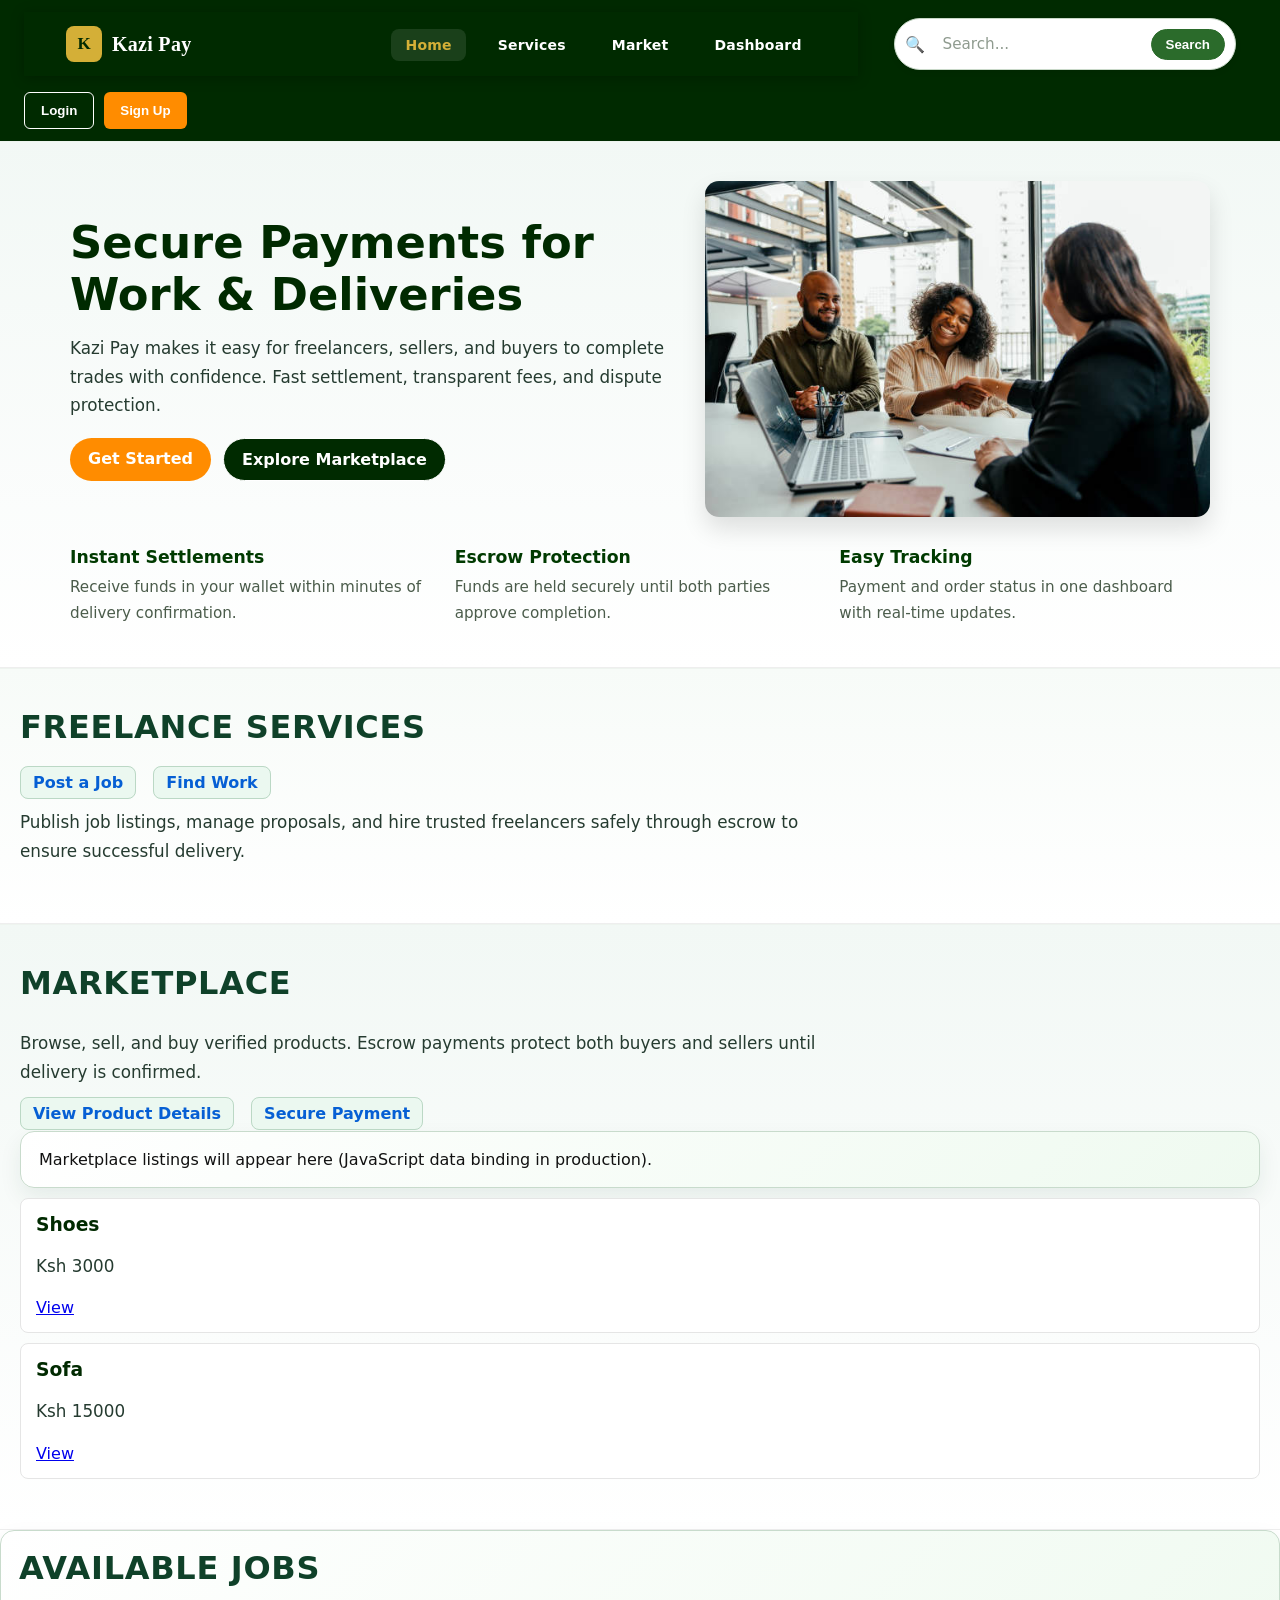
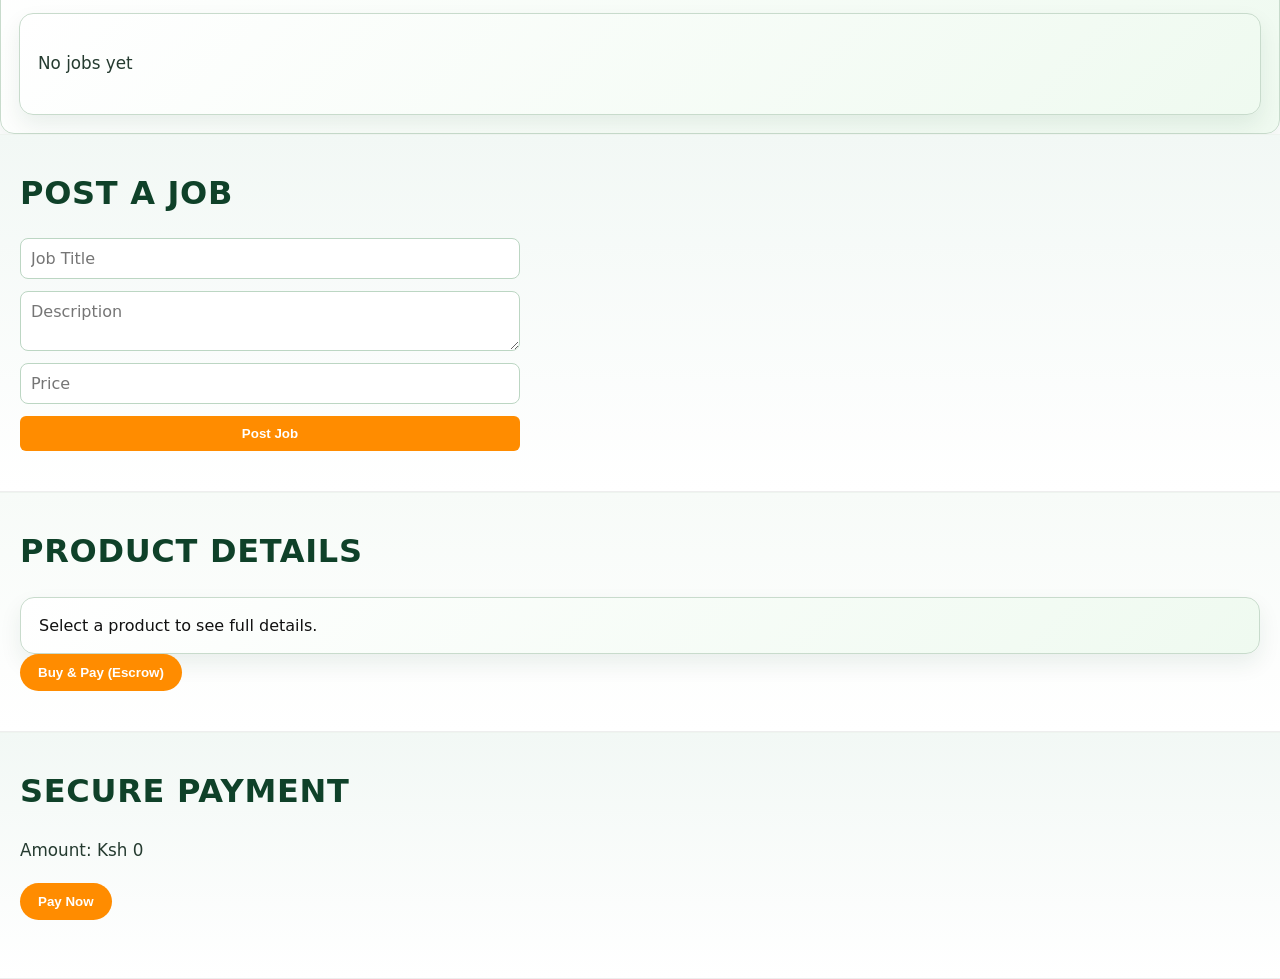
<file: frontend/index.html>
<!doctype html>
<html>
  <head>
    <meta charset="UTF-8" />
    <meta name="viewport" content="width=device-width, initial-scale=1.0" />
    <title>Kazi Pay</title>
    <link rel="stylesheet" href="style.css" />
    <style>
      .page-section {
        padding: 40px 20px;
        border-bottom: 1px solid #eee;
      }
      .page-section h2 {
        margin-top: 0;
      }
      .section-grid {
        display: flex;
        gap: 16px;
        flex-wrap: wrap;
      }
      .hidden {
        display: none !important;
      }
      .sub-nav {
        margin: 8px 0;
      }
      .sub-nav a {
        margin-right: 12px;
        color: #065fd4;
        text-decoration: none;
      }
      .sub-nav a:hover {
        text-decoration: underline;
      }
    </style>
  </head>
  <body>
    <header class="site-header">
      <nav class="top-nav">
        <div class="nav-inner">
          <a class="logo" href="index.html">
            <div class="logo-mark">K</div>
            <span class="logo-text">Kazi Pay</span>
          </a>
          <ul class="nav-links">
            <li><a href="#home" class="active">Home</a></li>
            <li><a href="service.html">Services</a></li>
            <li><a href="market.html">Market</a></li>
            <li><a href="dashboard.html">Dashboard</a></li>
          </ul>
        </div>
      </nav>
      <div class="search-con">
        <form action="/search-results-page" method="GET">
          <label for="site-search"><span class="search-icon">🔍</span></label>
          <input
            type="search"
            id="site-search"
            name="q"
            placeholder="Search..."
          />
          <button type="submit">Search</button>
        </form>
      </div>
      <div class="auth-actions">
        <button class="secondary-btn">Login</button>
        <button class="primary-btn">Sign Up</button>
      </div>
    </header>

    <section id="home" class="hero page-section">
      <div class="hero-body">
        <div class="hero-text">
          <h1>Secure Payments for Work & Deliveries</h1>
          <p>
            Kazi Pay makes it easy for freelancers, sellers, and buyers to
            complete trades with confidence. Fast settlement, transparent fees,
            and dispute protection.
          </p>
          <div class="hero-buttons">
            <a class="btn primary-btn" href="#services">Get Started</a>
            <a class="btn secondary-btn" href="#market">Explore Marketplace</a>
          </div>
        </div>
        <div class="hero-visual">
          <img
            src="../assets/istockphoto-2198966728-612x612.jpg"
            alt="Kazi Pay interface"
          />
        </div>
      </div>
      <div class="hero-features">
        <article class="feature-card">
          <h3>Instant Settlements</h3>
          <p>
            Receive funds in your wallet within minutes of delivery
            confirmation.
          </p>
        </article>
        <article class="feature-card">
          <h3>Escrow Protection</h3>
          <p>Funds are held securely until both parties approve completion.</p>
        </article>
        <article class="feature-card">
          <h3>Easy Tracking</h3>
          <p>
            Payment and order status in one dashboard with real-time updates.
          </p>
        </article>
      </div>
    </section>

    <section id="services" class="page-section">
      <h2>Freelance Services</h2>
      <div class="sub-nav">
        <a href="#post-job">Post a Job</a>
        <a href="#jobs">Find Work</a>
      </div>
      <p>
        Publish job listings, manage proposals, and hire trusted freelancers
        safely through escrow to ensure successful delivery.
      </p>
    </section>

    <section id="market" class="page-section">
      <h2>Marketplace</h2>
      <p>
        Browse, sell, and buy verified products. Escrow payments protect both
        buyers and sellers until delivery is confirmed.
      </p>
      <div class="sub-nav">
        <a href="#product-details">View Product Details</a>
        <a href="#payment">Secure Payment</a>
      </div>
      <div id="marketList">
        Marketplace listings will appear here (JavaScript data binding in
        production).
      </div>
      <div id="productList"></div>
    </section>

    <section id="jobs" class="page-section">
      <h2>Available Jobs</h2>
      <div id="jobList">
        No open jobs yet. Use the post form below to create one.
      </div>
    </section>

    <section id="post-job" class="page-section">
      <h2>Post a Job</h2>
      <form id="jobForm">
        <input type="text" id="title" placeholder="Job Title" required />
        <textarea id="desc" placeholder="Description" required></textarea>
        <input type="number" id="price" placeholder="Price" required />
        <button type="submit">Post Job</button>
      </form>
    </section>

    <section id="product-details" class="page-section">
      <h2>Product Details</h2>
      <div id="productDetails">Select a product to see full details.</div>
      <button id="buyPayBtn" class="btn primary-btn">Buy & Pay (Escrow)</button>
    </section>

    <section id="payment" class="page-section">
      <h2>Secure Payment</h2>
      <p>Amount: Ksh <span id="amount">0</span></p>
      <button id="payNowBtn" class="btn primary-btn">Pay Now</button>
      <p id="status"></p>
    </section>

    <script src="script.js"></script>
  </body>
</html>
</file>
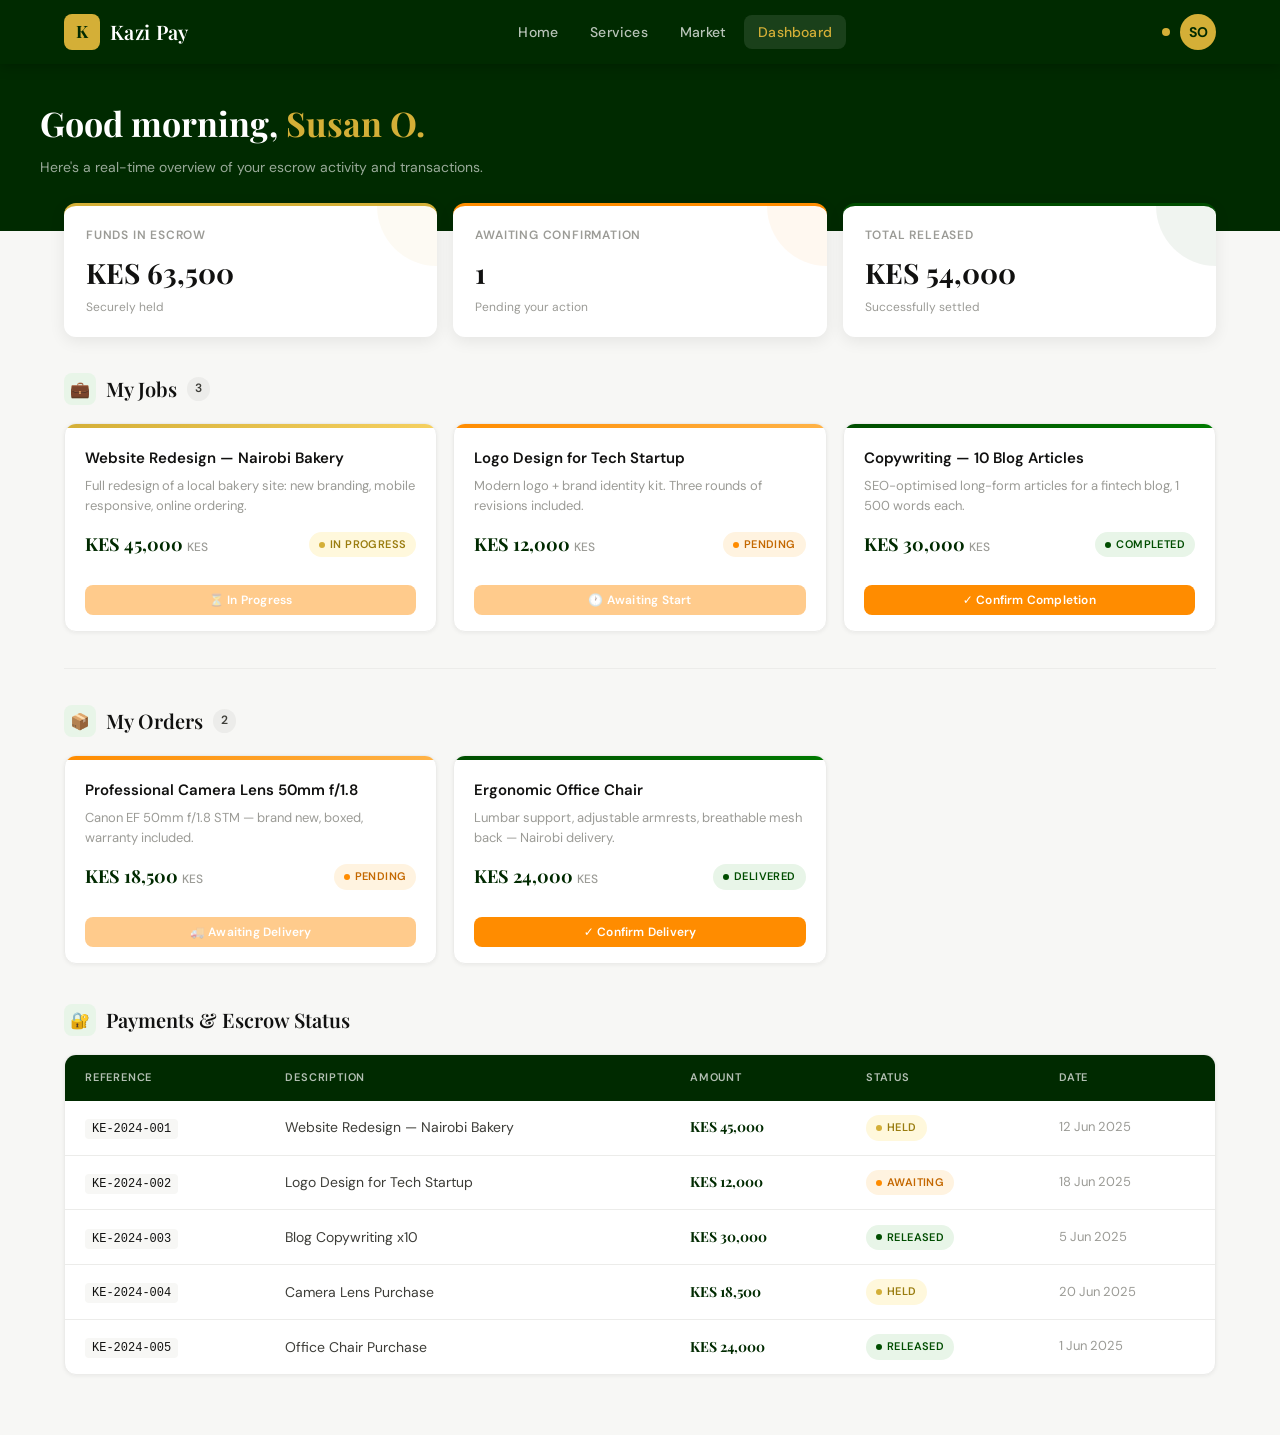
<file: frontend/dashboard.html>
<!doctype html>
<html lang="en">
  <head>
    <meta charset="UTF-8" />
    <meta name="viewport" content="width=device-width, initial-scale=1.0" />
    <title>Kazi Pay — Dashboard</title>
    <link rel="stylesheet" href="dashboard.css" />
    <link rel="preconnect" href="https://fonts.googleapis.com" />
    <link
      href="https://fonts.googleapis.com/css2?family=Playfair+Display:wght@600;700&family=DM+Sans:wght@300;400;500;600&display=swap"
      rel="stylesheet"
    />
  </head>
  <body>
    <nav>
      <div class="nav-inner">
        <a class="logo" href="index.html">
          <div class="logo-mark">K</div>
          <span class="logo-text">Kazi Pay</span>
        </a>
        <ul class="nav-links">
          <li><a href="index.html">Home</a></li>
          <li><a href="service.html">Services</a></li>
          <li><a href="market.html">Market</a></li>
          <li><a href="dashboard.html" class="active">Dashboard</a></li>
        </ul>
        <div class="nav-user">
          <span class="pulse"></span>
          <div class="avatar" title="Your account">SO</div>
        </div>
      </div>
    </nav>

    <!-- ── HERO ── -->
    <div class="hero">
      <div class="hero-inner">
        <h1>Good morning, <span class="hero-accent">Susan O.</span></h1>
        <p>
          Here's a real-time overview of your escrow activity and transactions.
        </p>
      </div>
    </div>

    <!-- ── STATS STRIP ── -->
    <div class="stats-strip">
      <div class="stat-card gold">
        <div class="stat-label">Funds in Escrow</div>
        <div class="stat-value" id="stat-held">KES 0</div>
        <div class="stat-sub">Securely held</div>
      </div>
      <div class="stat-card orange">
        <div class="stat-label">Awaiting Confirmation</div>
        <div class="stat-value" id="stat-awaiting">0</div>
        <div class="stat-sub">Pending your action</div>
      </div>
      <div class="stat-card green">
        <div class="stat-label">Total Released</div>
        <div class="stat-value" id="stat-released">KES 0</div>
        <div class="stat-sub">Successfully settled</div>
      </div>
    </div>

    <!-- ── MAIN CONTENT ── -->
    <main class="main">
      <!-- A. MY JOBS -->
      <section class="section">
        <div class="section-header">
          <h2 class="section-title">
            <div class="section-icon">💼</div>
            My Jobs
            <span class="section-count" id="jobs-count">0</span>
          </h2>
        </div>
        <div class="cards-grid" id="jobs-container">
          <div class="empty-state">
            <div class="icon">📋</div>
            <p>No jobs yet. Post or accept a job to get started.</p>
          </div>
        </div>
      </section>

      <div class="divider"></div>

      <!-- B. MY ORDERS -->
      <section class="section">
        <div class="section-header">
          <h2 class="section-title">
            <div class="section-icon">📦</div>
            My Orders
            <span class="section-count" id="orders-count">0</span>
          </h2>
        </div>
        <div class="cards-grid" id="orders-container">
          <div class="empty-state">
            <div class="icon">🛒</div>
            <p>No orders placed yet. Visit the Marketplace to shop.</p>
          </div>
        </div>
      </section>

      <!-- C. PAYMENTS / ESCROW STATUS -->
      <section class="section payments-section">
        <div class="section-header">
          <h2 class="section-title">
            <div class="section-icon">🔐</div>
            Payments &amp; Escrow Status
          </h2>
        </div>
        <div class="payments-table-wrap">
          <table>
            <thead>
              <tr>
                <th>Reference</th>
                <th>Description</th>
                <th>Amount</th>
                <th>Status</th>
                <th>Date</th>
              </tr>
            </thead>
            <tbody id="payments-body">
              <tr>
                <td
                  colspan="5"
                  style="
                    text-align: center;
                    color: var(--grey-400);
                    padding: 32px;
                  "
                >
                  No payment records found
                </td>
              </tr>
            </tbody>
          </table>
        </div>
      </section>
    </main>

    <!-- ── TOAST ── -->
    <div id="toast">✅ <span id="toast-msg">Done</span></div>

    <script src="script.js"></script>
  </body>
</html>
</file>
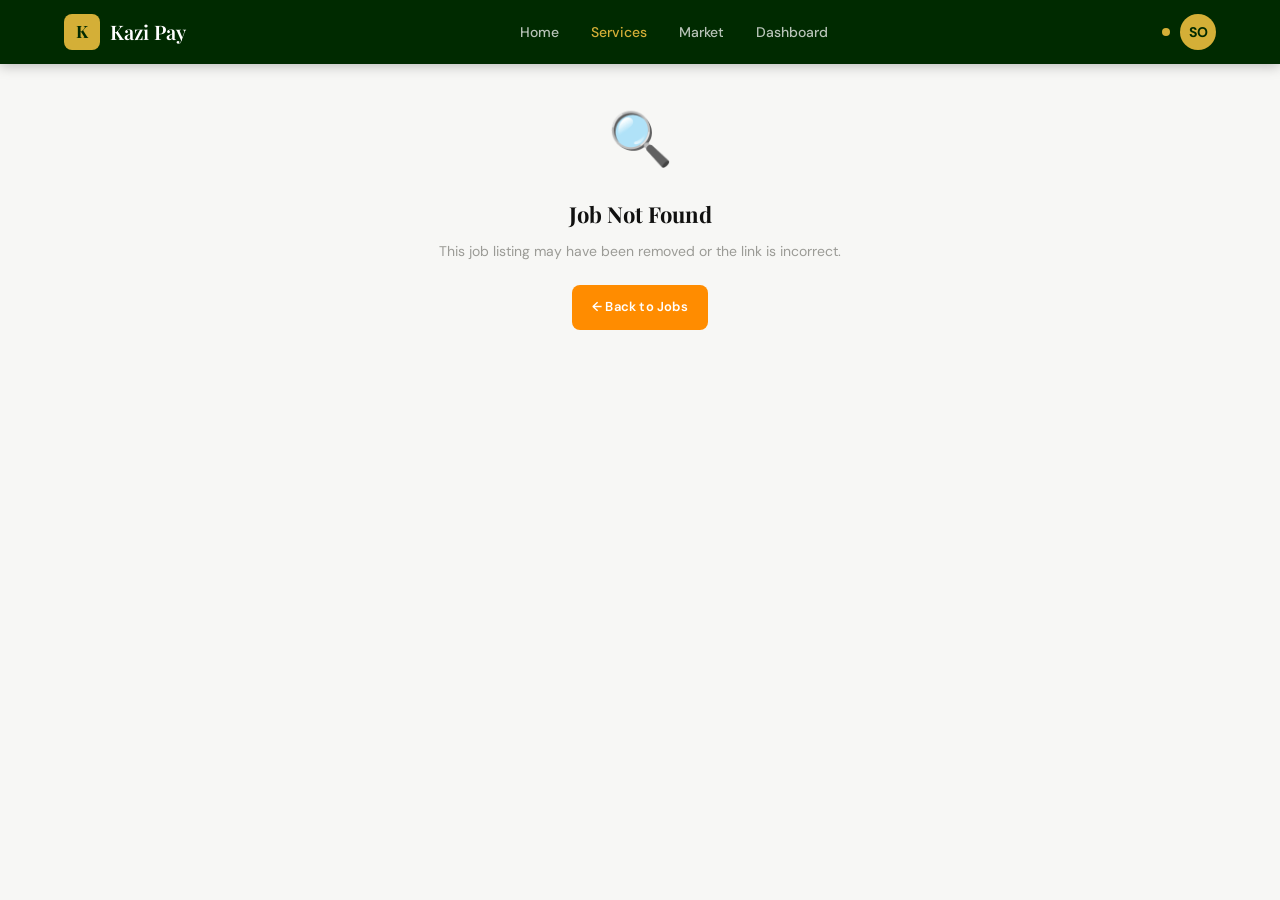
<file: frontend/job-details.html>
<!doctype html>
<html lang="en">
  <head>
    <meta charset="UTF-8" />
    <meta name="viewport" content="width=device-width, initial-scale=1.0" />
    <title>Job Details — Kazi Pay</title>
    <link rel="preconnect" href="https://fonts.googleapis.com" />
    <link
      href="https://fonts.googleapis.com/css2?family=Playfair+Display:wght@600;700&family=DM+Sans:wght@300;400;500;600&display=swap"
      rel="stylesheet"
    />
    <style>
      :root {
        --green-dark: #002a00;
        --green-mid: #004d00;
        --green-light: #e8f5e8;
        --orange: #ff8c00;
        --orange-hover: #e07800;
        --gold: #d4af37;
        --gold-light: #fff8dc;
        --white: #ffffff;
        --grey-100: #f7f7f5;
        --grey-200: #ececea;
        --grey-300: #d5d5d0;
        --grey-400: #9b9b96;
        --grey-700: #3d3d38;
        --blue: #1a6fa8;
        --blue-light: #e8f2fa;
        --black: #111110;
        --red: #c0392b;
        --red-light: #fdecea;
        --radius: 12px;
        --radius-sm: 8px;
        --shadow-sm: 0 1px 4px rgba(0, 0, 0, 0.06);
        --shadow-md: 0 4px 16px rgba(0, 0, 0, 0.08);
        --shadow-lg: 0 8px 32px rgba(0, 0, 0, 0.12);
        --font-display: "Playfair Display", Georgia, serif;
        --font-body: "DM Sans", system-ui, sans-serif;
        --transition: 0.22s ease;
      }

      *,
      *::before,
      *::after {
        box-sizing: border-box;
        margin: 0;
        padding: 0;
      }
      html {
        scroll-behavior: smooth;
      }
      body {
        font-family: var(--font-body);
        background: var(--grey-100);
        color: var(--grey-700);
        min-height: 100vh;
        font-size: 15px;
        line-height: 1.6;
      }

      /* ── Nav ── */
      nav {
        background: var(--green-dark);
        position: sticky;
        top: 0;
        z-index: 100;
        box-shadow: 0 2px 12px rgba(0, 0, 0, 0.25);
      }
      .nav-inner {
        max-width: 1200px;
        margin: 0 auto;
        display: flex;
        align-items: center;
        justify-content: space-between;
        padding: 0 24px;
        height: 64px;
      }
      .logo {
        display: flex;
        align-items: center;
        gap: 10px;
        text-decoration: none;
      }
      .logo-mark {
        width: 36px;
        height: 36px;
        background: var(--gold);
        border-radius: 8px;
        display: flex;
        align-items: center;
        justify-content: center;
        font-family: var(--font-display);
        font-size: 17px;
        font-weight: 700;
        color: var(--green-dark);
        flex-shrink: 0;
      }
      .logo-text {
        font-family: var(--font-display);
        font-size: 20px;
        color: var(--white);
        font-weight: 600;
      }
      .nav-links {
        display: flex;
        gap: 4px;
        list-style: none;
      }
      .nav-links a {
        color: rgba(255, 255, 255, 0.72);
        text-decoration: none;
        font-size: 14px;
        font-weight: 500;
        padding: 8px 14px;
        border-radius: var(--radius-sm);
        transition: var(--transition);
      }
      .nav-links a:hover {
        color: var(--white);
        background: rgba(255, 255, 255, 0.1);
      }
      .nav-links a.active {
        color: var(--gold);
      }
      .nav-user {
        display: flex;
        align-items: center;
        gap: 10px;
      }
      .avatar {
        width: 36px;
        height: 36px;
        border-radius: 50%;
        background: var(--gold);
        color: var(--green-dark);
        font-weight: 700;
        font-size: 14px;
        display: flex;
        align-items: center;
        justify-content: center;
        cursor: pointer;
        border: 2px solid rgba(212, 175, 55, 0.4);
        transition: var(--transition);
      }
      .pulse {
        display: inline-block;
        width: 8px;
        height: 8px;
        border-radius: 50%;
        background: var(--gold);
        animation: pulse 2s infinite;
      }
      @keyframes pulse {
        0%,
        100% {
          box-shadow: 0 0 0 0 rgba(212, 175, 55, 0.6);
        }
        50% {
          box-shadow: 0 0 0 6px rgba(212, 175, 55, 0);
        }
      }

      /* ── Hero ── */
      .hero {
        background: var(--green-dark);
        padding: 32px 24px 70px;
        position: relative;
        overflow: hidden;
      }
      .hero::before {
        content: "";
        position: absolute;
        top: -60px;
        right: -40px;
        width: 300px;
        height: 300px;
        border-radius: 50%;
        background: radial-gradient(
          circle,
          rgba(212, 175, 55, 0.08) 0%,
          transparent 70%
        );
        pointer-events: none;
      }
      .hero-inner {
        max-width: 1100px;
        margin: 0 auto;
        position: relative;
      }

      .breadcrumb {
        display: flex;
        align-items: center;
        gap: 6px;
        font-size: 12px;
        color: rgba(255, 255, 255, 0.45);
        margin-bottom: 18px;
      }
      .breadcrumb a {
        color: rgba(255, 255, 255, 0.55);
        text-decoration: none;
        transition: var(--transition);
      }
      .breadcrumb a:hover {
        color: var(--gold);
      }
      .breadcrumb span {
        font-size: 10px;
      }

      .hero-top {
        display: flex;
        align-items: flex-start;
        justify-content: space-between;
        gap: 20px;
        flex-wrap: wrap;
      }
      .hero-left {
        flex: 1;
        min-width: 260px;
      }
      .hero-eyebrow {
        font-size: 11px;
        font-weight: 600;
        letter-spacing: 1.2px;
        text-transform: uppercase;
        color: var(--gold);
        margin-bottom: 10px;
        display: flex;
        align-items: center;
        gap: 8px;
      }
      .hero h1 {
        font-family: var(--font-display);
        font-size: clamp(22px, 3.5vw, 34px);
        color: var(--white);
        line-height: 1.25;
        margin-bottom: 14px;
      }
      .hero-meta {
        display: flex;
        align-items: center;
        gap: 18px;
        flex-wrap: wrap;
      }
      .meta-item {
        display: flex;
        align-items: center;
        gap: 6px;
        font-size: 13px;
        color: rgba(255, 255, 255, 0.6);
      }
      .meta-item strong {
        color: rgba(255, 255, 255, 0.9);
        font-weight: 500;
      }
      .meta-dot {
        width: 3px;
        height: 3px;
        border-radius: 50%;
        background: rgba(255, 255, 255, 0.25);
      }

      /* Status badge in hero */
      .hero-badge {
        display: inline-flex;
        align-items: center;
        gap: 6px;
        font-size: 12px;
        font-weight: 700;
        letter-spacing: 0.4px;
        border-radius: 20px;
        padding: 6px 14px;
      }
      .hero-badge::before {
        content: "";
        width: 7px;
        height: 7px;
        border-radius: 50%;
      }
      .hero-badge.pending {
        background: rgba(255, 140, 0, 0.18);
        color: #ffb347;
        border: 1px solid rgba(255, 140, 0, 0.3);
      }
      .hero-badge.pending::before {
        background: var(--orange);
      }
      .hero-badge.in-progress {
        background: rgba(26, 111, 168, 0.2);
        color: #6bbde0;
        border: 1px solid rgba(26, 111, 168, 0.3);
      }
      .hero-badge.in-progress::before {
        background: #6bbde0;
      }
      .hero-badge.completed {
        background: rgba(0, 77, 0, 0.3);
        color: #7dda58;
        border: 1px solid rgba(0, 150, 0, 0.3);
      }
      .hero-badge.completed::before {
        background: #7dda58;
      }

      /* Urgent chip */
      .urgent-chip {
        display: inline-flex;
        align-items: center;
        gap: 5px;
        background: rgba(255, 140, 0, 0.15);
        border: 1px solid rgba(255, 140, 0, 0.3);
        color: #ffb347;
        font-size: 11px;
        font-weight: 700;
        padding: 4px 10px;
        border-radius: 20px;
        letter-spacing: 0.4px;
      }

      /* ── Page Layout ── */
      .page-body {
        max-width: 1100px;
        margin: -38px auto 0;
        padding: 0 24px 60px;
        display: grid;
        grid-template-columns: 1fr 320px;
        gap: 22px;
      }

      /* ── Cards ── */
      .card {
        background: var(--white);
        border-radius: var(--radius);
        box-shadow: var(--shadow-sm);
        border: 1px solid var(--grey-200);
        overflow: hidden;
        margin-bottom: 18px;
        animation: fadeUp 0.38s ease both;
      }
      .card:nth-child(2) {
        animation-delay: 0.06s;
      }
      .card:nth-child(3) {
        animation-delay: 0.12s;
      }
      .card:nth-child(4) {
        animation-delay: 0.18s;
      }
      @keyframes fadeUp {
        from {
          opacity: 0;
          transform: translateY(14px);
        }
        to {
          opacity: 1;
          transform: translateY(0);
        }
      }
      .card-head {
        padding: 16px 22px;
        border-bottom: 1px solid var(--grey-200);
        font-size: 12px;
        font-weight: 700;
        letter-spacing: 0.8px;
        text-transform: uppercase;
        color: var(--grey-400);
        display: flex;
        align-items: center;
        gap: 8px;
      }
      .card-head-icon {
        font-size: 15px;
      }
      .card-body {
        padding: 22px;
      }

      /* ── Description ── */
      .job-description {
        font-size: 14px;
        color: var(--grey-700);
        line-height: 1.75;
        white-space: pre-wrap;
      }

      /* ── Tags ── */
      .tags-row {
        display: flex;
        flex-wrap: wrap;
        gap: 7px;
      }
      .tag {
        font-size: 12px;
        font-weight: 500;
        padding: 5px 12px;
        background: var(--green-light);
        color: var(--green-dark);
        border-radius: 20px;
        border: 1px solid rgba(0, 77, 0, 0.2);
      }

      /* ── Deliverables ── */
      .deliverable-list {
        list-style: none;
        display: flex;
        flex-direction: column;
        gap: 10px;
      }
      .deliverable-item {
        display: flex;
        align-items: flex-start;
        gap: 10px;
        font-size: 14px;
        color: var(--grey-700);
        padding: 10px 14px;
        background: var(--grey-100);
        border-radius: var(--radius-sm);
        border: 1px solid var(--grey-200);
      }
      .deliverable-icon {
        font-size: 16px;
        flex-shrink: 0;
        margin-top: 1px;
      }

      /* ── Timeline / Escrow Steps ── */
      .timeline {
        display: flex;
        flex-direction: column;
        gap: 0;
      }
      .tl-step {
        display: flex;
        gap: 14px;
        position: relative;
      }
      .tl-step + .tl-step {
        margin-top: 0;
      }
      .tl-left {
        display: flex;
        flex-direction: column;
        align-items: center;
        width: 32px;
        flex-shrink: 0;
      }
      .tl-dot {
        width: 32px;
        height: 32px;
        border-radius: 50%;
        flex-shrink: 0;
        display: flex;
        align-items: center;
        justify-content: center;
        font-size: 14px;
        z-index: 1;
      }
      .tl-dot.done {
        background: var(--green-light);
        border: 2px solid var(--green-mid);
      }
      .tl-dot.active {
        background: var(--gold-light);
        border: 2px solid var(--gold);
      }
      .tl-dot.todo {
        background: var(--grey-100);
        border: 2px dashed var(--grey-300);
      }
      .tl-line {
        flex: 1;
        width: 2px;
        background: var(--grey-200);
        margin: 4px 0;
        min-height: 24px;
      }
      .tl-step:last-child .tl-line {
        display: none;
      }
      .tl-content {
        padding: 4px 0 20px;
        flex: 1;
      }
      .tl-title {
        font-size: 13px;
        font-weight: 600;
        color: var(--black);
        margin-bottom: 2px;
      }
      .tl-desc {
        font-size: 12px;
        color: var(--grey-400);
        line-height: 1.5;
      }
      .tl-date {
        font-size: 11px;
        color: var(--gold);
        font-weight: 600;
        margin-top: 3px;
      }

      /* ── Apply / Action Panel (sidebar) ── */
      .action-card {
        background: var(--white);
        border-radius: var(--radius);
        box-shadow: var(--shadow-lg);
        border: 1px solid var(--grey-200);
        overflow: hidden;
        position: sticky;
        top: 84px;
        animation: fadeUp 0.38s ease both;
      }
      .action-card-head {
        background: var(--green-dark);
        padding: 18px 20px;
      }
      .action-price {
        font-family: var(--font-display);
        font-size: 32px;
        font-weight: 700;
        color: var(--white);
        line-height: 1;
      }
      .action-price sup {
        font-size: 16px;
        font-family: var(--font-body);
        vertical-align: super;
      }
      .action-price-label {
        font-size: 12px;
        color: rgba(255, 255, 255, 0.5);
        margin-top: 4px;
      }
      .action-card-body {
        padding: 18px 20px;
      }

      /* Info rows in action card */
      .info-row {
        display: flex;
        align-items: center;
        justify-content: space-between;
        padding: 9px 0;
        border-bottom: 1px solid var(--grey-200);
        font-size: 13px;
      }
      .info-row:last-of-type {
        border-bottom: none;
      }
      .info-label {
        color: var(--grey-400);
        display: flex;
        align-items: center;
        gap: 6px;
      }
      .info-value {
        font-weight: 600;
        color: var(--black);
      }
      .info-value.gold {
        color: var(--gold);
      }

      /* Escrow trust strip */
      .trust-strip {
        background: var(--green-light);
        border: 1px solid rgba(0, 77, 0, 0.15);
        border-radius: var(--radius-sm);
        padding: 12px 14px;
        display: flex;
        gap: 10px;
        align-items: flex-start;
        font-size: 12px;
        color: var(--green-mid);
        margin: 14px 0;
        line-height: 1.5;
      }
      .trust-strip .icon {
        font-size: 16px;
        flex-shrink: 0;
      }

      /* Buttons */
      .btn {
        display: inline-flex;
        align-items: center;
        justify-content: center;
        gap: 7px;
        font-family: var(--font-body);
        font-size: 13px;
        font-weight: 600;
        border: none;
        cursor: pointer;
        border-radius: var(--radius-sm);
        padding: 12px 20px;
        transition: var(--transition);
        letter-spacing: 0.2px;
        white-space: nowrap;
        text-decoration: none;
        width: 100%;
      }
      .btn + .btn {
        margin-top: 8px;
      }
      .btn-primary {
        background: var(--orange);
        color: var(--white);
      }
      .btn-primary:hover {
        background: var(--orange-hover);
        box-shadow: 0 4px 14px rgba(255, 140, 0, 0.35);
      }
      .btn-primary:disabled {
        opacity: 0.5;
        cursor: default;
        box-shadow: none;
      }
      .btn-outline {
        background: transparent;
        color: var(--green-dark);
        border: 1.5px solid var(--green-dark);
      }
      .btn-outline:hover {
        background: var(--green-dark);
        color: var(--white);
      }
      .btn-ghost {
        background: var(--grey-100);
        color: var(--grey-700);
        border: 1.5px solid var(--grey-200);
      }
      .btn-ghost:hover {
        border-color: var(--grey-400);
        color: var(--black);
      }
      .btn-gold {
        background: var(--gold-light);
        color: #7a6010;
        border: 1px solid rgba(212, 175, 55, 0.4);
      }
      .btn-gold:hover {
        background: var(--gold);
        color: var(--white);
      }

      /* ── Poster Profile block ── */
      .poster-block {
        display: flex;
        align-items: center;
        gap: 12px;
        padding: 16px 20px;
        border-top: 1px solid var(--grey-200);
      }
      .poster-avatar-lg {
        width: 44px;
        height: 44px;
        border-radius: 50%;
        background: var(--gold-light);
        color: var(--green-dark);
        font-weight: 700;
        font-size: 16px;
        border: 2px solid var(--gold);
        display: flex;
        align-items: center;
        justify-content: center;
        flex-shrink: 0;
      }
      .poster-info {
        flex: 1;
      }
      .poster-name {
        font-size: 14px;
        font-weight: 600;
        color: var(--black);
      }
      .poster-joined {
        font-size: 12px;
        color: var(--grey-400);
      }
      .poster-rating {
        font-size: 12px;
        color: var(--gold);
        font-weight: 600;
      }

      /* ── Apply modal ── */
      #apply-modal {
        position: fixed;
        inset: 0;
        z-index: 200;
        background: rgba(0, 42, 0, 0.8);
        backdrop-filter: blur(4px);
        display: none;
        align-items: center;
        justify-content: center;
        padding: 20px;
      }
      #apply-modal.show {
        display: flex;
      }
      .modal-box {
        background: var(--white);
        border-radius: var(--radius);
        width: 100%;
        max-width: 520px;
        box-shadow: var(--shadow-lg);
        animation: popIn 0.38s cubic-bezier(0.34, 1.56, 0.64, 1) both;
        overflow: hidden;
      }
      @keyframes popIn {
        from {
          transform: scale(0.88);
          opacity: 0;
        }
        to {
          transform: scale(1);
          opacity: 1;
        }
      }
      .modal-head {
        background: var(--green-dark);
        padding: 18px 22px;
        display: flex;
        align-items: center;
        justify-content: space-between;
      }
      .modal-head h3 {
        font-family: var(--font-display);
        font-size: 18px;
        color: var(--white);
      }
      .modal-close {
        background: rgba(255, 255, 255, 0.12);
        border: none;
        cursor: pointer;
        color: var(--white);
        width: 30px;
        height: 30px;
        border-radius: 50%;
        font-size: 16px;
        display: flex;
        align-items: center;
        justify-content: center;
        transition: var(--transition);
      }
      .modal-close:hover {
        background: rgba(255, 255, 255, 0.22);
      }
      .modal-body {
        padding: 22px;
      }
      .modal-field {
        margin-bottom: 16px;
      }
      .modal-field label {
        display: block;
        font-size: 13px;
        font-weight: 600;
        color: var(--black);
        margin-bottom: 6px;
      }
      .modal-field input,
      .modal-field textarea,
      .modal-field select {
        width: 100%;
        padding: 10px 14px;
        border: 1.5px solid var(--grey-200);
        border-radius: var(--radius-sm);
        font-family: var(--font-body);
        font-size: 14px;
        color: var(--black);
        background: var(--grey-100);
        outline: none;
        transition: var(--transition);
        appearance: none;
      }
      .modal-field input:focus,
      .modal-field textarea:focus,
      .modal-field select:focus {
        border-color: var(--gold);
        background: var(--white);
        box-shadow: 0 0 0 3px rgba(212, 175, 55, 0.12);
      }
      .modal-field textarea {
        resize: vertical;
        min-height: 100px;
      }
      .modal-row {
        display: grid;
        grid-template-columns: 1fr 1fr;
        gap: 12px;
      }
      .modal-foot {
        padding: 14px 22px;
        background: var(--grey-100);
        border-top: 1px solid var(--grey-200);
        display: flex;
        gap: 10px;
        justify-content: flex-end;
      }
      .btn-sm {
        padding: 9px 16px;
        font-size: 12px;
        width: auto;
      }

      /* ── Success overlay ── */
      #success-overlay {
        position: fixed;
        inset: 0;
        z-index: 300;
        background: rgba(0, 42, 0, 0.85);
        backdrop-filter: blur(4px);
        display: none;
        align-items: center;
        justify-content: center;
      }
      #success-overlay.show {
        display: flex;
      }
      .success-box {
        background: var(--white);
        border-radius: var(--radius);
        padding: 40px 36px;
        text-align: center;
        max-width: 400px;
        width: 90%;
        box-shadow: var(--shadow-lg);
        animation: popIn 0.4s cubic-bezier(0.34, 1.56, 0.64, 1) both;
      }
      .success-icon {
        font-size: 52px;
        margin-bottom: 14px;
      }
      .success-box h2 {
        font-family: var(--font-display);
        font-size: 22px;
        color: var(--black);
        margin-bottom: 8px;
      }
      .success-box p {
        font-size: 13px;
        color: var(--grey-400);
        margin-bottom: 22px;
        line-height: 1.6;
      }
      .success-actions {
        display: flex;
        gap: 10px;
        justify-content: center;
        flex-wrap: wrap;
      }
      .success-actions .btn {
        width: auto;
      }

      /* ── Toast ── */
      #toast {
        position: fixed;
        bottom: 28px;
        right: 28px;
        background: var(--green-dark);
        color: var(--white);
        font-size: 13px;
        font-weight: 500;
        padding: 12px 20px;
        border-radius: var(--radius-sm);
        box-shadow: var(--shadow-lg);
        transform: translateY(80px);
        opacity: 0;
        transition: all 0.3s cubic-bezier(0.34, 1.56, 0.64, 1);
        z-index: 999;
        display: flex;
        align-items: center;
        gap: 8px;
        border-left: 3px solid var(--gold);
      }
      #toast.show {
        transform: translateY(0);
        opacity: 1;
      }

      /* ── Skeleton loader ── */
      .skeleton {
        background: linear-gradient(
          90deg,
          var(--grey-200) 25%,
          var(--grey-100) 50%,
          var(--grey-200) 75%
        );
        background-size: 200% 100%;
        animation: shimmer 1.4s infinite;
        border-radius: 6px;
        display: block;
      }
      @keyframes shimmer {
        to {
          background-position: -200% 0;
        }
      }

      /* ── Not found ── */
      .not-found {
        text-align: center;
        padding: 72px 24px;
        grid-column: 1 / -1;
      }
      .not-found .icon {
        font-size: 52px;
        margin-bottom: 16px;
      }
      .not-found h2 {
        font-family: var(--font-display);
        font-size: 22px;
        color: var(--black);
        margin-bottom: 8px;
      }
      .not-found p {
        color: var(--grey-400);
        font-size: 14px;
        margin-bottom: 22px;
      }

      /* Badges */
      .badge {
        display: inline-flex;
        align-items: center;
        gap: 5px;
        font-size: 11px;
        font-weight: 600;
        letter-spacing: 0.3px;
        border-radius: 20px;
        padding: 4px 10px;
      }
      .badge::before {
        content: "";
        width: 6px;
        height: 6px;
        border-radius: 50%;
      }
      .badge.pending {
        background: #fff3e0;
        color: #c46800;
      }
      .badge.pending::before {
        background: var(--orange);
      }
      .badge.in-progress {
        background: var(--blue-light);
        color: var(--blue);
      }
      .badge.in-progress::before {
        background: var(--blue);
      }
      .badge.completed {
        background: var(--green-light);
        color: var(--green-mid);
      }
      .badge.completed::before {
        background: var(--green-mid);
      }

      /* ── Responsive ── */
      @media (max-width: 860px) {
        .page-body {
          grid-template-columns: 1fr;
        }
        .action-card {
          position: static;
        }
      }
      @media (max-width: 600px) {
        .nav-links {
          display: none;
        }
        .hero {
          padding: 24px 16px 58px;
        }
        .page-body {
          padding: 0 16px 48px;
          margin-top: -30px;
        }
        .hero-meta {
          gap: 10px;
        }
        .modal-row {
          grid-template-columns: 1fr;
        }
      }
    </style>
  </head>
  <body>
    <!-- ── NAV ── -->
    <nav>
      <div class="nav-inner">
        <a class="logo" href="#">
          <div class="logo-mark">K</div>
          <span class="logo-text">Kazi Pay</span>
        </a>
        <ul class="nav-links">
          <li><a href="index.html">Home</a></li>
          <li><a href="service.html" class="active">Services</a></li>
          <li><a href="market.html">Market</a></li>
          <li><a href="dashboard.html">Dashboard</a></li>
        </ul>
        <div class="nav-user">
          <span class="pulse"></span>
          <div class="avatar">SO</div>
        </div>
      </div>
    </nav>

    <!-- ── HERO (populated by JS) ── -->
    <div class="hero" id="job-hero">
      <div class="hero-inner">
        <div class="breadcrumb">
          <a href="index.html">Home</a>
          <span>›</span>
          <a href="service.html">Services</a>
          <span>›</span>
          <span id="bc-title">Job Details</span>
        </div>
        <div class="hero-top">
          <div class="hero-left">
            <div class="hero-eyebrow" id="hero-category">Loading…</div>
            <h1 id="hero-title">
              <span
                class="skeleton"
                style="width: 70%; height: 36px; display: block"
              ></span>
            </h1>
            <div class="hero-meta" id="hero-meta"></div>
          </div>
          <div id="hero-badge-wrap"></div>
        </div>
      </div>
    </div>

    <!-- ── PAGE BODY ── -->
    <div class="page-body" id="page-body">
      <!-- LEFT COLUMN -->
      <div id="left-col">
        <!-- Description -->
        <div class="card">
          <div class="card-head">
            <span class="card-head-icon">📄</span> Job Description
          </div>
          <div class="card-body">
            <p class="job-description" id="job-desc">Loading…</p>
          </div>
        </div>

        <!-- Skills -->
        <div class="card" id="skills-card">
          <div class="card-head">
            <span class="card-head-icon">🏷</span> Required Skills
          </div>
          <div class="card-body">
            <div class="tags-row" id="job-tags"></div>
          </div>
        </div>

        <!-- Deliverables -->
        <div class="card" id="deliverables-card">
          <div class="card-head">
            <span class="card-head-icon">📦</span> Deliverables
          </div>
          <div class="card-body">
            <ul class="deliverable-list" id="job-deliverables"></ul>
          </div>
        </div>

        <!-- Escrow Timeline -->
        <div class="card">
          <div class="card-head">
            <span class="card-head-icon">🔐</span> Escrow Process
          </div>
          <div class="card-body">
            <div class="timeline" id="escrow-timeline"></div>
          </div>
        </div>

        <!-- Applications section (owner view) -->
        <div class="card" id="applications-card" style="display: none">
          <div class="card-head">
            <span class="card-head-icon">👥</span> Applications
            <span
              id="app-count-badge"
              style="
                margin-left: auto;
                background: var(--orange);
                color: #fff;
                font-size: 11px;
                font-weight: 700;
                padding: 2px 8px;
                border-radius: 20px;
              "
            ></span>
          </div>
          <div class="card-body" id="applications-body"></div>
        </div>
      </div>

      <!-- RIGHT COLUMN: Action card -->
      <div id="right-col">
        <div class="action-card">
          <div class="action-card-head">
            <div class="action-price" id="action-price"><sup>Ksh</sup>—</div>
            <div class="action-price-label" id="action-price-label">
              Fixed price · held in escrow
            </div>
          </div>
          <div class="action-card-body">
            <div class="info-row">
              <span class="info-label">📅 Deadline</span>
              <span class="info-value" id="info-deadline">—</span>
            </div>
            <div class="info-row">
              <span class="info-label">📂 Category</span>
              <span class="info-value" id="info-category">—</span>
            </div>
            <div class="info-row">
              <span class="info-label">⚙ Job Type</span>
              <span class="info-value" id="info-type">—</span>
            </div>
            <div class="info-row">
              <span class="info-label">📌 Status</span>
              <span class="info-value" id="info-status">—</span>
            </div>
            <div class="info-row">
              <span class="info-label">🕐 Posted</span>
              <span class="info-value" id="info-posted">—</span>
            </div>

            <div class="trust-strip">
              <span class="icon">🔐</span>
              <span
                >Payment is held securely in escrow and released only when you
                confirm the work is complete.</span
              >
            </div>

            <button
              class="btn btn-primary"
              id="apply-btn"
              onclick="openApply()"
            >
              Apply for this Job
            </button>
            <button class="btn btn-ghost" onclick="shareJob()">
              🔗 Share Job
            </button>
          </div>

          <!-- Poster info -->
          <div class="poster-block" id="poster-block"></div>
        </div>
      </div>
    </div>
    <!-- /page-body -->

    <!-- ── APPLY MODAL ── -->
    <div id="apply-modal">
      <div class="modal-box">
        <div class="modal-head">
          <h3>Apply for Job</h3>
          <button class="modal-close" onclick="closeApply()">✕</button>
        </div>
        <div class="modal-body">
          <div class="modal-row">
            <div class="modal-field">
              <label
                >Your Bid (Ksh)
                <span style="color: var(--orange)">*</span></label
              >
              <input
                type="number"
                id="bid-amount"
                placeholder="e.g. 40000"
                min="1"
              />
            </div>
            <div class="modal-field">
              <label
                >Delivery Time
                <span style="color: var(--orange)">*</span></label
              >
              <input type="text" id="bid-delivery" placeholder="e.g. 10 days" />
            </div>
          </div>
          <div class="modal-field">
            <label
              >Cover Letter <span style="color: var(--orange)">*</span></label
            >
            <textarea
              id="bid-letter"
              placeholder="Introduce yourself, explain why you're the best fit for this job, and outline your approach…"
              maxlength="600"
            ></textarea>
          </div>
          <div class="modal-field">
            <label
              >Portfolio Link
              <span
                style="
                  font-weight: 400;
                  color: var(--grey-400);
                  font-size: 12px;
                "
                >(optional)</span
              ></label
            >
            <input
              type="text"
              id="bid-portfolio"
              placeholder="https://your-portfolio.com"
            />
          </div>
        </div>
        <div class="modal-foot">
          <button class="btn btn-ghost btn-sm" onclick="closeApply()">
            Cancel
          </button>
          <button class="btn btn-primary btn-sm" onclick="submitApplication()">
            Submit Application →
          </button>
        </div>
      </div>
    </div>

    <!-- ── SUCCESS ── -->
    <div id="success-overlay">
      <div class="success-box">
        <div class="success-icon">🎉</div>
        <h2>Application Sent!</h2>
        <p>
          Your application has been submitted. The client will review it and
          reach out if you're a good fit. Funds will be held in escrow once work
          begins.
        </p>
        <div class="success-actions">
          <a href="jobs.html" class="btn btn-primary">Browse More Jobs</a>
          <a href="dashboard.html" class="btn btn-ghost">Dashboard</a>
        </div>
      </div>
    </div>

    <!-- ── TOAST ── -->
    <div id="toast">✅ <span id="toast-msg">Done</span></div>

    <script>
      // ── Helpers ────────────────────────────────────────────────────────
      function $(id) {
        return document.getElementById(id);
      }
      const fmt = (n) => "Ksh " + Number(n).toLocaleString("en-KE");

      let toastTimer;
      function showToast(msg, icon = "✅") {
        $("toast").innerHTML = icon + " <span>" + msg + "</span>";
        $("toast").classList.add("show");
        clearTimeout(toastTimer);
        toastTimer = setTimeout(
          () => $("toast").classList.remove("show"),
          3200,
        );
      }

      function statusKey(s) {
        return (s || "pending").toLowerCase().replace(/\s+/g, "-");
      }

      function timeAgo(d) {
        if (!d) return "";
        const diff = Math.floor((Date.now() - new Date(d)) / 86400000);
        if (diff === 0) return "Today";
        if (diff === 1) return "Yesterday";
        if (diff < 7) return diff + " days ago";
        return new Date(d).toLocaleDateString("en-KE", {
          day: "numeric",
          month: "short",
          year: "numeric",
        });
      }

      function initials(name) {
        return (name || "??")
          .split(" ")
          .map((w) => w[0])
          .join("")
          .slice(0, 2)
          .toUpperCase();
      }

      // ── Read job ID from URL ───────────────────────────────────────────
      function getJobId() {
        const p = new URLSearchParams(window.location.search);
        return p.get("id");
      }

      // ── Default jobs (same seed as jobs.html) ─────────────────────────
      const SEED_JOBS = [
        {
          id: "j1",
          title: "Website Redesign — Nairobi Bakery",
          description:
            "We are looking for an experienced web designer to fully redesign our bakery's website.\n\nThe project includes:\n• New branding alignment (colours, fonts)\n• Mobile-first responsive layout\n• Integrated online ordering system\n• Contact page with Google Maps embed\n• Basic SEO optimisation\n\nFigma mockups will be provided. We expect clean, well-commented HTML/CSS/JS output and a smooth handover.",
          price: 45000,
          status: "In Progress",
          category: "Web Design",
          tags: ["Figma", "HTML/CSS", "Responsive", "SEO"],
          deliverables: [
            "Source files (HTML, CSS, JS)",
            "Figma design file",
            "Mobile-responsive build",
            "Deployment to provided host",
          ],
          poster: "Amina K.",
          jobType: "fixed",
          deadline: "21 days",
          urgent: false,
          postedAt: new Date("2025-06-12").toISOString(),
        },
        {
          id: "j2",
          title: "Logo & Brand Identity Kit",
          description:
            "We need a modern, minimalist logo and full brand identity kit for a tech startup in the fintech space.\n\nScope:\n• Primary logo + icon variant\n• Colour palette guide\n• Typography specification\n• Business card mockup\n• Social media profile templates\n\nThree rounds of revisions are included. Please share a portfolio of previous branding work with your application.",
          price: 12000,
          status: "Pending",
          category: "Graphic Design",
          tags: ["Illustrator", "Branding", "Logo", "Identity"],
          deliverables: [
            "Logo in AI, SVG, PNG formats",
            "Brand guidelines PDF",
            "Social media kit",
          ],
          poster: "Otieno M.",
          jobType: "fixed",
          deadline: "10 days",
          urgent: true,
          postedAt: new Date("2025-06-18").toISOString(),
        },
        {
          id: "j3",
          title: "SEO Blog Copywriting — 10 Articles",
          description:
            "We are building content for a fintech blog and need a skilled SEO copywriter to produce 10 long-form articles.\n\nRequirements:\n• 1,500 words per article\n• Topics will be provided (personal finance, investment basics, digital payments)\n• Keyword research for each piece\n• Meta title + meta description for each article\n• Internal linking suggestions\n\nNative English speaker preferred. Samples of finance or tech writing required.",
          price: 30000,
          status: "Pending",
          category: "Writing & Copywriting",
          tags: ["SEO", "Fintech", "Long-form", "Content"],
          deliverables: [
            "10 articles in Google Docs",
            "Keyword research sheet",
            "Meta descriptions for each article",
          ],
          poster: "Fatuma H.",
          jobType: "milestone",
          deadline: "30 days",
          urgent: false,
          postedAt: new Date("2025-06-15").toISOString(),
        },
        {
          id: "j4",
          title: "Mobile App UI — Android Health Tracker",
          description:
            "Design pixel-perfect UI screens for an Android health tracking application.\n\nThe app covers:\n• User onboarding flow (5 screens)\n• Dashboard with activity overview\n• Workout logging screen\n• Nutrition tracker\n• Profile & settings\n\nTotal: 20 screens. Must follow Material Design 3 guidelines. Deliverables in Figma with auto-layout and reusable components.",
          price: 60000,
          status: "Pending",
          category: "UI/UX Design",
          tags: ["Figma", "Android", "Material Design", "Health"],
          deliverables: [
            "20 Figma screens",
            "Component library",
            "Prototype with key flows",
            "Handoff-ready with specs",
          ],
          poster: "Brian N.",
          jobType: "fixed",
          deadline: "14 days",
          urgent: false,
          postedAt: new Date("2025-06-20").toISOString(),
        },
        {
          id: "j5",
          title: "Social Media Management — 3 Months",
          description:
            "We need an experienced social media manager for a restaurant in Westlands, Nairobi.\n\nScope (3 months):\n• Content strategy and calendar\n• 4 posts per week (Instagram + Facebook)\n• Branded graphics for each post\n• Community management (replies, DMs)\n• Monthly analytics report\n\nFood photography experience is a bonus. Please share examples of hospitality or restaurant accounts you have managed.",
          price: 18000,
          status: "In Progress",
          category: "Marketing & Social Media",
          tags: ["Instagram", "Facebook", "Content", "Strategy"],
          deliverables: [
            "Monthly content calendar",
            "48 designed posts",
            "3 analytics reports",
            "Brand voice guide",
          ],
          poster: "Grace W.",
          jobType: "milestone",
          deadline: "90 days",
          urgent: false,
          postedAt: new Date("2025-06-10").toISOString(),
        },
        {
          id: "j6",
          title: "Python Data Analysis Script",
          description:
            "Write a Python automation script to process monthly CSV sales data, generate summary statistics, and export a formatted Excel report.\n\nRequirements:\n• Read multiple CSV files from a folder\n• Clean and normalise data (handle missing values)\n• Generate: total revenue, top products, sales by region\n• Export styled Excel report using OpenPyXL\n• Include comments and a README\n\nStack: Python 3.11+, Pandas, OpenPyXL. GitHub repo delivery preferred.",
          price: 22000,
          status: "Completed",
          category: "Data & Analytics",
          tags: ["Python", "Pandas", "Excel", "Automation"],
          deliverables: [
            "Python script (.py)",
            "README.md",
            "Sample output Excel file",
            "GitHub repo link",
          ],
          poster: "John M.",
          jobType: "fixed",
          deadline: "7 days",
          urgent: false,
          postedAt: new Date("2025-06-05").toISOString(),
        },
      ];

      function getAllJobs() {
        try {
          return JSON.parse(localStorage.getItem("kazi_jobs")) || SEED_JOBS;
        } catch {
          return SEED_JOBS;
        }
      }

      function findJob(id) {
        return getAllJobs().find((j) => j.id === id) || null;
      }

      // ── Escrow timeline steps by status ───────────────────────────────
      function buildTimeline(status) {
        const k = statusKey(status);
        const steps = [
          {
            icon: "📋",
            title: "Job Posted",
            desc: "Client posted the job and set the budget.",
            state: "done",
          },
          {
            icon: "🤝",
            title: "Freelancer Hired",
            desc: "Client selected a freelancer and agreed on terms.",
            state: k === "pending" ? "todo" : "done",
          },
          {
            icon: "💰",
            title: "Funds in Escrow",
            desc: "Payment is deposited and held securely by Kazi.",
            state:
              k === "pending"
                ? "todo"
                : k === "in-progress"
                  ? "active"
                  : "done",
          },
          {
            icon: "🛠",
            title: "Work in Progress",
            desc: "Freelancer is working on the deliverables.",
            state:
              k === "in-progress"
                ? "active"
                : k === "completed"
                  ? "done"
                  : "todo",
          },
          {
            icon: "✅",
            title: "Completion Review",
            desc: "Client reviews delivered work before releasing funds.",
            state: k === "completed" ? "active" : "todo",
          },
          {
            icon: "💸",
            title: "Payment Released",
            desc: "Client confirms — funds transferred to freelancer.",
            state: "todo",
          },
        ];
        if (k === "completed") steps[5].state = "done";

        return steps
          .map(
            (s) => `
    <div class="tl-step">
      <div class="tl-left">
        <div class="tl-dot ${s.state}">${s.icon}</div>
        <div class="tl-line"></div>
      </div>
      <div class="tl-content">
        <div class="tl-title">${s.title}</div>
        <div class="tl-desc">${s.desc}</div>
      </div>
    </div>`,
          )
          .join("");
      }

      // ── Build hero badge ───────────────────────────────────────────────
      function heroBadge(status) {
        const k = statusKey(status);
        return `<span class="hero-badge ${k}">${status}</span>`;
      }

      // ── Render full page ───────────────────────────────────────────────
      function renderPage(job) {
        const k = statusKey(job.status);

        // Breadcrumb
        $("bc-title").textContent =
          job.title.length > 40 ? job.title.slice(0, 40) + "…" : job.title;

        // Hero
        $("hero-category").textContent = job.category || "General";
        $("hero-title").textContent = job.title;
        $("hero-badge-wrap").innerHTML =
          (job.urgent
            ? '<span class="urgent-chip" style="margin-bottom:8px;display:inline-flex">🔥 Urgent</span><br>'
            : "") + heroBadge(job.status);

        const jobTypeLabel =
          {
            fixed: "Fixed Price",
            milestone: "Milestones",
            hourly: "Hourly Rate",
          }[job.jobType] || "Fixed Price";
        $("hero-meta").innerHTML = `
    <div class="meta-item">👤 <strong>${job.poster || "Anonymous"}</strong></div>
    <div class="meta-dot"></div>
    <div class="meta-item">🕐 <strong>${timeAgo(job.postedAt)}</strong></div>
    <div class="meta-dot"></div>
    <div class="meta-item">⚙ <strong>${jobTypeLabel}</strong></div>
    <div class="meta-dot"></div>
    <div class="meta-item">📅 Deadline: <strong>${job.deadline || "TBD"}</strong></div>`;

        // Description
        $("job-desc").textContent =
          job.description || "No description provided.";

        // Tags
        const tagsEl = $("job-tags");
        if (job.tags && job.tags.length) {
          tagsEl.innerHTML = job.tags
            .map((t) => `<span class="tag">${t}</span>`)
            .join("");
        } else {
          $("skills-card").style.display = "none";
        }

        // Deliverables
        const delEl = $("job-deliverables");
        if (job.deliverables && job.deliverables.length) {
          delEl.innerHTML = job.deliverables
            .map(
              (d) => `
      <li class="deliverable-item">
        <span class="deliverable-icon">📎</span>
        <span>${d}</span>
      </li>`,
            )
            .join("");
        } else {
          $("deliverables-card").style.display = "none";
        }

        // Timeline
        $("escrow-timeline").innerHTML = buildTimeline(job.status);

        // Action card
        $("action-price").innerHTML =
          "<sup>Ksh</sup>" + Number(job.price).toLocaleString("en-KE");
        $("action-price-label").textContent =
          jobTypeLabel + " · held in escrow";
        $("info-deadline").textContent = job.deadline || "TBD";
        $("info-category").textContent = job.category || "—";
        $("info-type").textContent = jobTypeLabel;
        $("info-status").innerHTML =
          `<span class="badge ${k}">${job.status}</span>`;
        $("info-posted").textContent = timeAgo(job.postedAt);

        // Disable apply if not pending
        const applyBtn = $("apply-btn");
        if (k !== "pending") {
          applyBtn.disabled = true;
          applyBtn.textContent =
            k === "in-progress" ? "⏳ Already In Progress" : "✅ Job Completed";
        }

        // Poster block
        $("poster-block").innerHTML = `
    <div class="poster-avatar-lg">${initials(job.poster)}</div>
    <div class="poster-info">
      <div class="poster-name">${job.poster || "Anonymous"}</div>
      <div class="poster-joined">Member since 2024</div>
      <div class="poster-rating">★★★★★ 4.9 (23 reviews)</div>
    </div>`;

        // Applications (show for demo — always visible)
        renderApplications(job.id);
      }

      // ── Applications ───────────────────────────────────────────────────
      function getApplications(jobId) {
        try {
          return JSON.parse(localStorage.getItem("kazi_apps_" + jobId)) || [];
        } catch {
          return [];
        }
      }

      function renderApplications(jobId) {
        const apps = getApplications(jobId);
        const card = $("applications-card");
        const body = $("applications-body");

        card.style.display = "block";
        $("app-count-badge").textContent = apps.length;

        if (!apps.length) {
          body.innerHTML =
            '<p style="font-size:14px;color:var(--grey-400);text-align:center;padding:16px 0">No applications yet. Be the first to apply!</p>';
          return;
        }

        body.innerHTML = apps
          .map(
            (a, i) => `
    <div style="padding:14px 0;border-bottom:1px solid var(--grey-200);${i === apps.length - 1 ? "border-bottom:none" : ""}">
      <div style="display:flex;align-items:center;gap:10px;margin-bottom:8px">
        <div style="width:34px;height:34px;border-radius:50%;background:var(--green-light);color:var(--green-dark);font-weight:700;font-size:13px;display:flex;align-items:center;justify-content:center;border:1.5px solid rgba(0,77,0,.2)">${initials(a.name)}</div>
        <div>
          <div style="font-size:13px;font-weight:600;color:var(--black)">${a.name}</div>
          <div style="font-size:11px;color:var(--grey-400)">${timeAgo(a.submittedAt)}</div>
        </div>
        <div style="margin-left:auto;font-family:var(--font-display);font-size:16px;font-weight:700;color:var(--green-dark)">${fmt(a.bid)}</div>
      </div>
      <div style="font-size:13px;color:var(--grey-700);line-height:1.6;margin-bottom:8px">${a.letter}</div>
      <div style="font-size:12px;color:var(--grey-400)">Delivery: <strong style="color:var(--black)">${a.delivery}</strong></div>
    </div>`,
          )
          .join("");
      }

      // ── Apply modal ────────────────────────────────────────────────────
      function openApply() {
        $("apply-modal").classList.add("show");
      }
      function closeApply() {
        $("apply-modal").classList.remove("show");
      }

      $("apply-modal").addEventListener("click", (e) => {
        if (e.target === $("apply-modal")) closeApply();
      });

      function submitApplication() {
        const bid = $("bid-amount").value.trim();
        const delivery = $("bid-delivery").value.trim();
        const letter = $("bid-letter").value.trim();

        if (!bid || !delivery || letter.length < 20) {
          showToast("Please fill in all required fields", "⚠️");
          return;
        }

        const jobId = getJobId();
        const apps = getApplications(jobId);

        apps.push({
          name: "James M.",
          bid: parseFloat(bid),
          delivery,
          letter,
          portfolio: $("bid-portfolio").value.trim(),
          submittedAt: new Date().toISOString(),
        });

        localStorage.setItem("kazi_apps_" + jobId, JSON.stringify(apps));

        closeApply();
        $("success-overlay").classList.add("show");
      }

      // ── Share ──────────────────────────────────────────────────────────
      function shareJob() {
        const url = window.location.href;
        if (navigator.clipboard) {
          navigator.clipboard
            .writeText(url)
            .then(() => showToast("Link copied to clipboard", "🔗"));
        } else {
          showToast("Copy the URL from your address bar", "🔗");
        }
      }

      // ── Not found state ────────────────────────────────────────────────
      function renderNotFound() {
        $("job-hero").style.display = "none";
        $("page-body").innerHTML = `
    <div class="not-found">
      <div class="icon">🔍</div>
      <h2>Job Not Found</h2>
      <p>This job listing may have been removed or the link is incorrect.</p>
      <a href="jobs.html" class="btn btn-primary" style="width:auto;display:inline-flex">← Back to Jobs</a>
    </div>`;
      }

      // ── Init ───────────────────────────────────────────────────────────
      (function init() {
        const id = getJobId();
        if (!id) {
          renderNotFound();
          return;
        }

        // Try to find in localStorage first, then seeds
        const job = findJob(id);
        if (!job) {
          // Try seeds directly
          const seed = SEED_JOBS.find((j) => j.id === id);
          if (seed) {
            renderPage(seed);
            return;
          }
          renderNotFound();
          return;
        }
        renderPage(job);
      })();
    </script>
  </body>
</html>
</file>
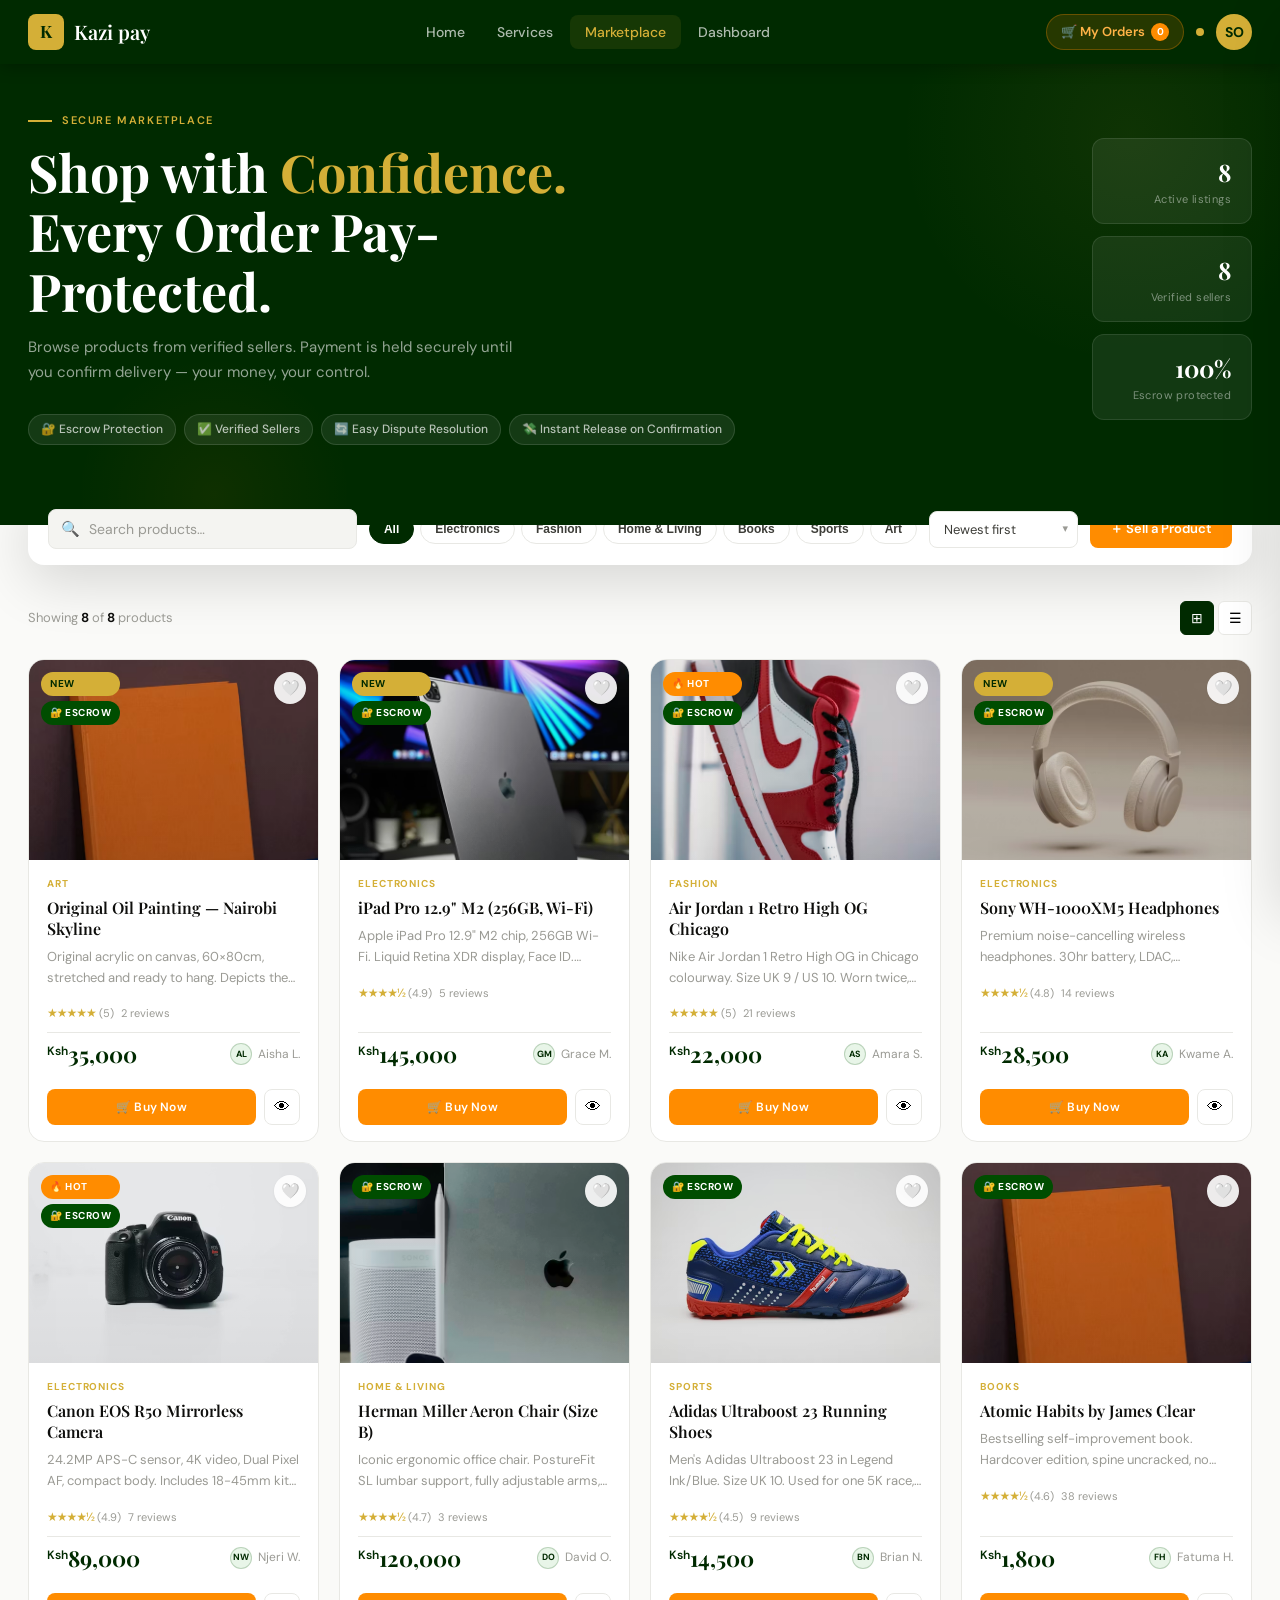
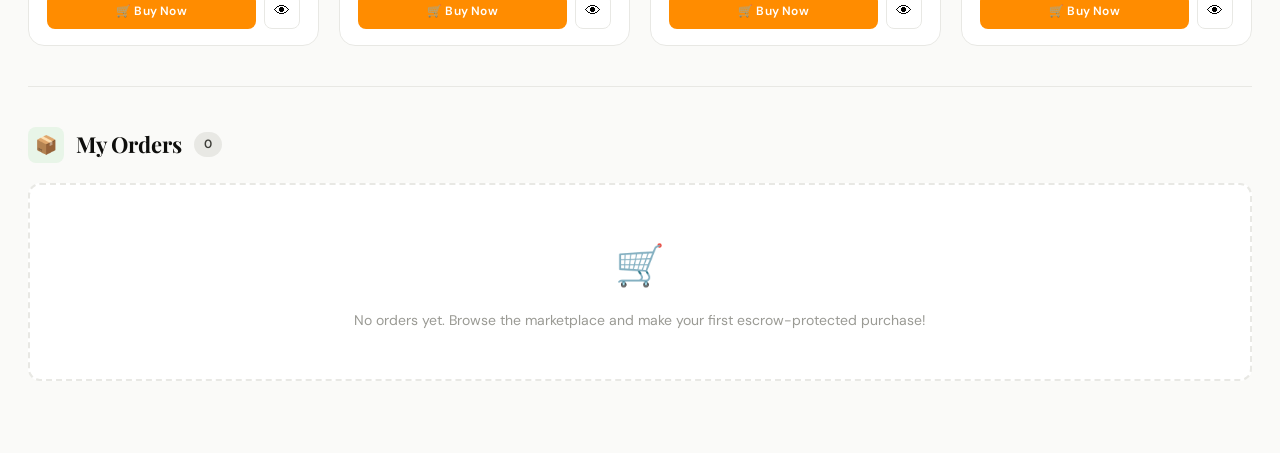
<file: frontend/market.html>
<!doctype html>
<html lang="en">
  <head>
    <meta charset="UTF-8" />
    <meta name="viewport" content="width=device-width, initial-scale=1.0" />
    <title>Marketplace — Kazi Pay</title>
    <link rel="preconnect" href="https://fonts.googleapis.com" />
    <link
      href="https://fonts.googleapis.com/css2?family=Playfair+Display:wght@600;700;800&family=DM+Sans:ital,wght@0,300;0,400;0,500;0,600;1,400&display=swap"
      rel="stylesheet"
    />
    <style>
      :root {
        --green-dark: #002a00;
        --green-mid: #004d00;
        --green-light: #e8f5e8;
        --green-glow: rgba(0, 77, 0, 0.08);
        --orange: #ff8c00;
        --orange-hover: #e07800;
        --orange-glow: rgba(255, 140, 0, 0.12);
        --gold: #d4af37;
        --gold-light: #fff8dc;
        --gold-glow: rgba(212, 175, 55, 0.15);
        --white: #ffffff;
        --grey-50: #fafaf8;
        --grey-100: #f4f4f1;
        --grey-200: #e8e8e4;
        --grey-300: #d0d0ca;
        --grey-400: #9a9a94;
        --grey-600: #5c5c57;
        --grey-700: #3d3d38;
        --black: #0e0e0c;
        --blue: #1a6fa8;
        --blue-light: #e8f2fa;
        --red: #c0392b;
        --red-light: #fdecea;
        --radius-xl: 16px;
        --radius: 12px;
        --radius-sm: 8px;
        --radius-xs: 6px;
        --shadow-xs: 0 1px 3px rgba(0, 0, 0, 0.05);
        --shadow-sm: 0 2px 8px rgba(0, 0, 0, 0.07);
        --shadow-md: 0 4px 20px rgba(0, 0, 0, 0.09);
        --shadow-lg: 0 8px 36px rgba(0, 0, 0, 0.12);
        --shadow-xl: 0 16px 56px rgba(0, 0, 0, 0.15);
        --font-display: "Playfair Display", Georgia, serif;
        --font-body: "DM Sans", system-ui, sans-serif;
        --ease-bounce: cubic-bezier(0.34, 1.56, 0.64, 1);
        --transition: 0.22s ease;
      }

      /*RESET & BASE */
      *,
      *::before,
      *::after {
        box-sizing: border-box;
        margin: 0;
        padding: 0;
      }
      html {
        scroll-behavior: smooth;
      }
      body {
        font-family: var(--font-body);
        background: var(--grey-50);
        color: var(--grey-700);
        min-height: 100vh;
        font-size: 15px;
        line-height: 1.6;
        overflow-x: hidden;
      }

      /*  NAVIGATION */
      nav {
        background: var(--green-dark);
        position: sticky;
        top: 0;
        z-index: 200;
        box-shadow: 0 2px 16px rgba(0, 0, 0, 0.3);
      }
      .nav-inner {
        max-width: 1280px;
        margin: 0 auto;
        display: flex;
        align-items: center;
        justify-content: space-between;
        padding: 0 28px;
        height: 64px;
      }
      .logo {
        display: flex;
        align-items: center;
        gap: 10px;
        text-decoration: none;
      }
      .logo-mark {
        width: 36px;
        height: 36px;
        background: var(--gold);
        border-radius: 8px;
        display: flex;
        align-items: center;
        justify-content: center;
        font-family: var(--font-display);
        font-size: 17px;
        font-weight: 700;
        color: var(--green-dark);
        flex-shrink: 0;
      }
      .logo-text {
        font-family: var(--font-display);
        font-size: 20px;
        color: var(--white);
        font-weight: 600;
      }
      .nav-links {
        display: flex;
        gap: 2px;
        list-style: none;
      }
      .nav-links a {
        color: rgba(255, 255, 255, 0.68);
        text-decoration: none;
        font-size: 14px;
        font-weight: 500;
        padding: 8px 15px;
        border-radius: var(--radius-sm);
        transition: var(--transition);
      }
      .nav-links a:hover {
        color: var(--white);
        background: rgba(255, 255, 255, 0.09);
      }
      .nav-links a.active {
        color: var(--gold);
        background: rgba(212, 175, 55, 0.1);
      }
      .nav-right {
        display: flex;
        align-items: center;
        gap: 12px;
      }
      .nav-cart-btn {
        display: flex;
        align-items: center;
        gap: 6px;
        background: rgba(255, 140, 0, 0.15);
        border: 1px solid rgba(255, 140, 0, 0.3);
        color: #ffb347;
        font-size: 13px;
        font-weight: 600;
        padding: 7px 14px;
        border-radius: 20px;
        cursor: pointer;
        transition: var(--transition);
        position: relative;
      }
      .nav-cart-btn:hover {
        background: var(--orange);
        color: var(--white);
        border-color: var(--orange);
      }
      .cart-count {
        background: var(--orange);
        color: var(--white);
        font-size: 10px;
        font-weight: 700;
        width: 18px;
        height: 18px;
        border-radius: 50%;
        display: flex;
        align-items: center;
        justify-content: center;
      }
      .avatar {
        width: 36px;
        height: 36px;
        border-radius: 50%;
        background: var(--gold);
        color: var(--green-dark);
        font-weight: 700;
        font-size: 14px;
        display: flex;
        align-items: center;
        justify-content: center;
        border: 2px solid rgba(212, 175, 55, 0.35);
        cursor: pointer;
        transition: var(--transition);
      }
      .pulse {
        width: 8px;
        height: 8px;
        border-radius: 50%;
        background: var(--gold);
        animation: pulse 2s infinite;
      }
      @keyframes pulse {
        0%,
        100% {
          box-shadow: 0 0 0 0 rgba(212, 175, 55, 0.6);
        }
        50% {
          box-shadow: 0 0 0 6px rgba(212, 175, 55, 0);
        }
      }

      /*HERO BANNER*/
      .hero {
        background: var(--green-dark);
        padding: 48px 28px 80px;
        position: relative;
        overflow: hidden;
      }
      .hero-orb {
        position: absolute;
        border-radius: 50%;
        pointer-events: none;
      }
      .hero-orb-1 {
        width: 500px;
        height: 500px;
        top: -180px;
        right: -100px;
        background: radial-gradient(
          circle,
          rgba(212, 175, 55, 0.07) 0%,
          transparent 65%
        );
      }
      .hero-orb-2 {
        width: 300px;
        height: 300px;
        bottom: -120px;
        left: 5%;
        background: radial-gradient(
          circle,
          rgba(255, 140, 0, 0.06) 0%,
          transparent 65%
        );
      }
      .hero-inner {
        max-width: 1280px;
        margin: 0 auto;
        position: relative;
      }
      .hero-eyebrow {
        font-size: 11px;
        font-weight: 600;
        letter-spacing: 1.6px;
        text-transform: uppercase;
        color: var(--gold);
        margin-bottom: 12px;
        display: flex;
        align-items: center;
        gap: 10px;
      }
      .hero-eyebrow::before {
        content: "";
        width: 24px;
        height: 2px;
        background: var(--gold);
      }
      .hero h1 {
        font-family: var(--font-display);
        font-size: clamp(30px, 4.5vw, 52px);
        color: var(--white);
        line-height: 1.15;
        margin-bottom: 14px;
        max-width: 640px;
      }
      .hero h1 em {
        color: var(--gold);
        font-style: normal;
      }
      .hero-sub {
        color: rgba(255, 255, 255, 0.58);
        font-size: 15px;
        max-width: 500px;
        line-height: 1.7;
        margin-bottom: 28px;
      }
      .hero-pills {
        display: flex;
        flex-wrap: wrap;
        gap: 8px;
      }
      .hero-pill {
        background: rgba(255, 255, 255, 0.08);
        border: 1px solid rgba(255, 255, 255, 0.12);
        color: rgba(255, 255, 255, 0.7);
        font-size: 12px;
        font-weight: 500;
        padding: 5px 12px;
        border-radius: 20px;
      }

      /* Stats in hero */
      .hero-stats {
        position: absolute;
        right: 0;
        top: 50%;
        transform: translateY(-50%);
        display: flex;
        flex-direction: column;
        gap: 12px;
      }
      .hero-stat {
        background: rgba(255, 255, 255, 0.07);
        border: 1px solid rgba(255, 255, 255, 0.1);
        border-radius: var(--radius);
        padding: 14px 20px;
        text-align: right;
        min-width: 160px;
      }
      .hero-stat-val {
        font-family: var(--font-display);
        font-size: 24px;
        font-weight: 700;
        color: var(--white);
      }
      .hero-stat-label {
        font-size: 11px;
        color: rgba(255, 255, 255, 0.45);
        letter-spacing: 0.4px;
      }

      /*  BAR  */
      .controls-wrap {
        max-width: 1280px;
        margin: -32px auto 0;
        padding: 0 28px;
      }
      .controls-bar {
        background: var(--white);
        border-radius: var(--radius-xl);
        box-shadow: var(--shadow-xl);
        padding: 16px 20px;
        display: flex;
        align-items: center;
        gap: 12px;
        flex-wrap: wrap;
      }
      .search-group {
        flex: 1;
        min-width: 220px;
        position: relative;
      }
      .search-icon {
        position: absolute;
        left: 13px;
        top: 50%;
        transform: translateY(-50%);
        color: var(--grey-400);
        font-size: 15px;
        pointer-events: none;
      }
      .search-input {
        width: 100%;
        padding: 10px 14px 10px 40px;
        border: 1.5px solid var(--grey-200);
        border-radius: var(--radius-sm);
        font-family: var(--font-body);
        font-size: 14px;
        color: var(--black);
        background: var(--grey-100);
        transition: var(--transition);
        outline: none;
      }
      .search-input::placeholder {
        color: var(--grey-400);
      }
      .search-input:focus {
        border-color: var(--gold);
        background: var(--white);
        box-shadow: 0 0 0 3px var(--gold-glow);
      }
      .filter-pills {
        display: flex;
        gap: 6px;
        flex-wrap: wrap;
      }
      .fpill {
        font-size: 12px;
        font-weight: 600;
        padding: 7px 14px;
        border-radius: 20px;
        border: 1.5px solid var(--grey-200);
        background: var(--white);
        color: var(--grey-700);
        cursor: pointer;
        transition: var(--transition);
        white-space: nowrap;
      }
      .fpill:hover {
        border-color: var(--gold);
        color: var(--green-dark);
      }
      .fpill.active {
        background: var(--green-dark);
        color: var(--white);
        border-color: var(--green-dark);
      }
      .sort-select {
        font-family: var(--font-body);
        font-size: 13px;
        color: var(--grey-700);
        border: 1.5px solid var(--grey-200);
        border-radius: var(--radius-sm);
        padding: 9px 14px;
        background: var(--white);
        cursor: pointer;
        outline: none;
        transition: var(--transition);
        appearance: none;
        -webkit-appearance: none;
        padding-right: 30px;
      }
      .sort-wrap {
        position: relative;
      }
      .sort-wrap::after {
        content: "▾";
        position: absolute;
        right: 10px;
        top: 50%;
        transform: translateY(-50%);
        color: var(--grey-400);
        pointer-events: none;
        font-size: 11px;
      }
      .btn-sell {
        display: inline-flex;
        align-items: center;
        gap: 7px;
        background: var(--orange);
        color: var(--white);
        font-family: var(--font-body);
        font-size: 13px;
        font-weight: 600;
        padding: 10px 20px;
        border-radius: var(--radius-sm);
        border: none;
        cursor: pointer;
        transition: var(--transition);
        white-space: nowrap;
      }
      .btn-sell:hover {
        background: var(--orange-hover);
        box-shadow: 0 4px 14px rgba(255, 140, 0, 0.35);
      }

      /*  MAIN LAYOUT */
      .main {
        max-width: 1280px;
        margin: 0 auto;
        padding: 36px 28px 72px;
      }
      .results-bar {
        display: flex;
        align-items: center;
        justify-content: space-between;
        margin-bottom: 24px;
        flex-wrap: wrap;
        gap: 10px;
      }
      .results-text {
        font-size: 13px;
        color: var(--grey-400);
      }
      .results-text strong {
        color: var(--black);
      }
      .view-toggle {
        display: flex;
        gap: 4px;
      }
      .view-btn {
        width: 34px;
        height: 34px;
        border-radius: var(--radius-xs);
        border: 1.5px solid var(--grey-200);
        background: var(--white);
        display: flex;
        align-items: center;
        justify-content: center;
        cursor: pointer;
        font-size: 14px;
        transition: var(--transition);
      }
      .view-btn.active {
        background: var(--green-dark);
        border-color: var(--green-dark);
        color: var(--white);
      }

      /*PRODUCT GRID */
      .products-grid {
        display: grid;
        grid-template-columns: repeat(auto-fill, minmax(280px, 1fr));
        gap: 20px;
      }
      .products-grid.list-view {
        grid-template-columns: 1fr;
      }

      /*Product Card */
      .product-card {
        background: var(--white);
        border-radius: var(--radius-xl);
        border: 1px solid var(--grey-200);
        overflow: hidden;
        transition:
          transform var(--transition),
          box-shadow var(--transition);
        display: flex;
        flex-direction: column;
        animation: fadeUp 0.38s ease both;
        cursor: pointer;
      }
      .product-card:nth-child(2) {
        animation-delay: 0.05s;
      }
      .product-card:nth-child(3) {
        animation-delay: 0.1s;
      }
      .product-card:nth-child(4) {
        animation-delay: 0.15s;
      }
      .product-card:nth-child(5) {
        animation-delay: 0.2s;
      }
      .product-card:nth-child(6) {
        animation-delay: 0.25s;
      }
      .product-card:hover {
        transform: translateY(-4px);
        box-shadow: var(--shadow-lg);
      }
      @keyframes fadeUp {
        from {
          opacity: 0;
          transform: translateY(16px);
        }
        to {
          opacity: 1;
          transform: translateY(0);
        }
      }

      /* Product image area */
      .product-img {
        height: 200px;
        min-height: 200px;
        background: #f5f6f8;
        display: block;
        position: relative;
        overflow: hidden;
        flex-shrink: 0;
      }
      .product-img img {
        width: 100%;
        height: 100%;
        object-fit: cover;
        display: block;
        opacity: 1;
        background: #f5f6f8;
        transition: opacity 0.2s ease;
      }
      .product-img img:not([src]) {
        opacity: 0;
      }
      .product-img::after {
        content: "";
        position: absolute;
        inset: 0;
        background: linear-gradient(
          180deg,
          rgba(0, 0, 0, 0) 35%,
          rgba(0, 0, 0, 0.04) 100%
        );
        pointer-events: none;
      }
      .product-img:empty {
        background: var(--grey-100);
      }
      .product-img img[loading="lazy"] {
        filter: brightness(0.95);
      }
      .product-badge-wrap {
        position: absolute;
        top: 12px;
        left: 12px;
        display: flex;
        flex-direction: column;
        gap: 5px;
        z-index: 1;
      }
      .p-badge {
        font-size: 10px;
        font-weight: 700;
        letter-spacing: 0.5px;
        text-transform: uppercase;
        padding: 4px 9px;
        border-radius: 20px;
      }
      .p-badge.new {
        background: var(--gold);
        color: var(--green-dark);
      }
      .p-badge.hot {
        background: var(--orange);
        color: var(--white);
      }
      .p-badge.sold {
        background: var(--grey-600);
        color: var(--white);
      }
      .p-badge.escrow {
        background: var(--green-mid);
        color: var(--white);
      }

      /* Wishlist btn */
      .wishlist-btn {
        position: absolute;
        top: 12px;
        right: 12px;
        z-index: 1;
        width: 32px;
        height: 32px;
        border-radius: 50%;
        background: rgba(255, 255, 255, 0.9);
        border: none;
        cursor: pointer;
        display: flex;
        align-items: center;
        justify-content: center;
        font-size: 15px;
        transition: var(--transition);
        box-shadow: var(--shadow-xs);
      }
      .wishlist-btn:hover {
        background: var(--white);
        transform: scale(1.1);
      }
      .wishlist-btn.active {
        color: var(--red);
      }

      .product-body {
        padding: 16px 18px 12px;
        flex: 1;
        display: flex;
        flex-direction: column;
      }
      .product-cat {
        font-size: 10px;
        font-weight: 700;
        letter-spacing: 0.9px;
        text-transform: uppercase;
        color: var(--gold);
        margin-bottom: 6px;
      }
      .product-title {
        font-family: var(--font-display);
        font-size: 16px;
        font-weight: 600;
        color: var(--black);
        line-height: 1.3;
        margin-bottom: 7px;
      }
      .product-desc {
        font-size: 13px;
        color: var(--grey-400);
        line-height: 1.6;
        margin-bottom: 12px;
        display: -webkit-box;
        -webkit-line-clamp: 2;
        -webkit-box-orient: vertical;
        overflow: hidden;
      }
      .product-meta {
        display: flex;
        align-items: center;
        justify-content: space-between;
        padding-top: 10px;
        border-top: 1px solid var(--grey-200);
        margin-top: auto;
      }
      .product-price {
        font-family: var(--font-display);
        font-size: 22px;
        font-weight: 700;
        color: var(--green-dark);
        line-height: 1;
      }
      .product-price sup {
        font-size: 12px;
        font-family: var(--font-body);
        font-weight: 600;
        vertical-align: super;
      }
      .product-seller {
        display: flex;
        align-items: center;
        gap: 6px;
        font-size: 12px;
        color: var(--grey-400);
      }
      .seller-avatar-sm {
        width: 22px;
        height: 22px;
        border-radius: 50%;
        background: var(--green-light);
        color: var(--green-dark);
        font-size: 9px;
        font-weight: 700;
        display: flex;
        align-items: center;
        justify-content: center;
        border: 1px solid rgba(0, 77, 0, 0.2);
      }
      .product-footer {
        padding: 12px 18px 16px;
        display: flex;
        gap: 8px;
      }

      /* Rating stars */
      .stars {
        color: var(--gold);
        font-size: 12px;
        letter-spacing: -1px;
      }
      .rating-count {
        font-size: 11px;
        color: var(--grey-400);
        margin-left: 3px;
      }

      /* ── List view card ── */
      .products-grid.list-view .product-card {
        flex-direction: row;
      }
      .products-grid.list-view .product-img {
        width: 180px;
        height: auto;
        flex-shrink: 0;
      }
      .products-grid.list-view .product-footer {
        padding: 0 18px 18px;
        flex-direction: row;
      }

      /*BUTTONS  */
      .btn {
        display: inline-flex;
        align-items: center;
        justify-content: center;
        gap: 7px;
        font-family: var(--font-body);
        font-size: 13px;
        font-weight: 600;
        border: none;
        cursor: pointer;
        border-radius: var(--radius-sm);
        padding: 10px 18px;
        transition: var(--transition);
        letter-spacing: 0.2px;
        white-space: nowrap;
        text-decoration: none;
      }
      .btn-primary {
        background: var(--orange);
        color: var(--white);
        flex: 1;
      }
      .btn-primary:hover:not(:disabled) {
        background: var(--orange-hover);
        box-shadow: 0 4px 14px rgba(255, 140, 0, 0.35);
      }
      .btn-primary:disabled {
        opacity: 0.45;
        cursor: default;
      }
      .btn-outline {
        background: transparent;
        color: var(--green-dark);
        border: 1.5px solid var(--green-dark);
      }
      .btn-outline:hover {
        background: var(--green-dark);
        color: var(--white);
      }
      .btn-ghost {
        background: var(--grey-100);
        color: var(--grey-700);
        border: 1.5px solid var(--grey-200);
      }
      .btn-ghost:hover {
        border-color: var(--grey-400);
        color: var(--black);
      }
      .btn-gold {
        background: var(--gold-light);
        color: #7a6010;
        border: 1px solid rgba(212, 175, 55, 0.35);
      }
      .btn-gold:hover {
        background: var(--gold);
        color: var(--white);
      }
      .btn-danger {
        background: var(--red-light);
        color: var(--red);
        border: 1px solid rgba(192, 57, 43, 0.2);
      }
      .btn-danger:hover {
        background: var(--red);
        color: var(--white);
      }
      .btn-sm {
        padding: 8px 14px;
        font-size: 12px;
      }
      .btn-lg {
        padding: 13px 26px;
        font-size: 14px;
      }
      .btn-full {
        width: 100%;
      }
      .btn-icon-only {
        width: 36px;
        height: 36px;
        border-radius: var(--radius-sm);
        border: 1.5px solid var(--grey-200);
        background: var(--white);
        display: flex;
        align-items: center;
        justify-content: center;
        cursor: pointer;
        font-size: 16px;
        transition: var(--transition);
      }
      .btn-icon-only:hover {
        border-color: var(--green-dark);
        background: var(--green-light);
      }

      /* EMPTY STATE */
      .empty-state {
        grid-column: 1 / -1;
        background: var(--white);
        border-radius: var(--radius-xl);
        border: 2px dashed var(--grey-200);
        text-align: center;
        padding: 80px 32px;
      }
      .empty-icon {
        font-size: 56px;
        margin-bottom: 18px;
      }
      .empty-state h3 {
        font-family: var(--font-display);
        font-size: 22px;
        color: var(--black);
        margin-bottom: 8px;
      }
      .empty-state p {
        color: var(--grey-400);
        font-size: 14px;
        margin-bottom: 26px;
      }

      /* PRODUCT DETAIL DRAWER */
      .drawer-overlay {
        position: fixed;
        inset: 0;
        z-index: 300;
        background: rgba(0, 42, 0, 0.7);
        backdrop-filter: blur(5px);
        display: none;
        opacity: 0;
        transition: opacity 0.3s ease;
      }
      .drawer-overlay.open {
        display: flex;
        opacity: 1;
      }
      .drawer {
        position: fixed;
        right: 0;
        top: 0;
        bottom: 0;
        z-index: 301;
        width: min(520px, 95vw);
        background: var(--white);
        box-shadow: var(--shadow-xl);
        display: flex;
        flex-direction: column;
        transform: translateX(100%);
        transition: transform 0.35s cubic-bezier(0.4, 0, 0.2, 1);
        overflow: hidden;
      }
      .drawer.open {
        transform: translateX(0);
      }
      .drawer-header {
        background: var(--green-dark);
        padding: 18px 22px;
        display: flex;
        align-items: center;
        justify-content: space-between;
        flex-shrink: 0;
      }
      .drawer-header h3 {
        font-family: var(--font-display);
        font-size: 18px;
        color: var(--white);
      }
      .drawer-close {
        width: 32px;
        height: 32px;
        border-radius: 50%;
        background: rgba(255, 255, 255, 0.12);
        border: none;
        cursor: pointer;
        color: var(--white);
        font-size: 17px;
        display: flex;
        align-items: center;
        justify-content: center;
        transition: var(--transition);
      }
      .drawer-close:hover {
        background: rgba(255, 255, 255, 0.22);
      }
      .drawer-body {
        flex: 1;
        overflow-y: auto;
        padding: 0;
      }
      .drawer-img {
        height: 240px;
        background: var(--grey-100);
        display: flex;
        align-items: center;
        justify-content: center;
        flex-shrink: 0;
        overflow: hidden;
      }
      .drawer-img img {
        width: 100%;
        height: 100%;
        object-fit: cover;
      }
      .drawer-content {
        padding: 22px 24px;
      }
      .drawer-cat {
        font-size: 11px;
        font-weight: 700;
        letter-spacing: 0.9px;
        text-transform: uppercase;
        color: var(--gold);
        margin-bottom: 8px;
      }
      .drawer-title {
        font-family: var(--font-display);
        font-size: 22px;
        color: var(--black);
        margin-bottom: 10px;
        line-height: 1.25;
      }
      .drawer-price {
        font-family: var(--font-display);
        font-size: 30px;
        font-weight: 700;
        color: var(--green-dark);
        margin-bottom: 4px;
      }
      .drawer-price sup {
        font-size: 16px;
        font-family: var(--font-body);
        vertical-align: super;
      }
      .drawer-seller-row {
        display: flex;
        align-items: center;
        gap: 10px;
        padding: 12px 0;
        border-bottom: 1px solid var(--grey-200);
        margin-bottom: 16px;
      }
      .drawer-seller-av {
        width: 36px;
        height: 36px;
        border-radius: 50%;
        background: var(--green-light);
        color: var(--green-dark);
        font-weight: 700;
        font-size: 14px;
        display: flex;
        align-items: center;
        justify-content: center;
        border: 2px solid rgba(0, 77, 0, 0.2);
      }
      .drawer-seller-info .name {
        font-size: 14px;
        font-weight: 600;
        color: var(--black);
      }
      .drawer-seller-info .sub {
        font-size: 12px;
        color: var(--grey-400);
      }
      .drawer-desc {
        font-size: 14px;
        color: var(--grey-700);
        line-height: 1.75;
        margin-bottom: 18px;
      }
      .spec-grid {
        display: grid;
        grid-template-columns: 1fr 1fr;
        gap: 10px;
        margin-bottom: 18px;
      }
      .spec-item {
        background: var(--grey-100);
        border-radius: var(--radius-sm);
        padding: 10px 13px;
        font-size: 12px;
      }
      .spec-item .label {
        color: var(--grey-400);
        font-weight: 500;
        margin-bottom: 2px;
      }
      .spec-item .value {
        color: var(--black);
        font-weight: 600;
      }
      .escrow-notice {
        background: var(--green-light);
        border: 1px solid rgba(0, 77, 0, 0.18);
        border-radius: var(--radius-sm);
        padding: 13px 15px;
        font-size: 13px;
        color: var(--green-mid);
        line-height: 1.6;
        display: flex;
        gap: 10px;
        margin-bottom: 18px;
      }
      .escrow-notice .icon {
        font-size: 18px;
        flex-shrink: 0;
      }
      .qty-row {
        display: flex;
        align-items: center;
        gap: 12px;
        margin-bottom: 18px;
      }
      .qty-label {
        font-size: 13px;
        font-weight: 600;
        color: var(--black);
      }
      .qty-ctrl {
        display: flex;
        align-items: center;
        gap: 0;
        border: 1.5px solid var(--grey-200);
        border-radius: var(--radius-sm);
        overflow: hidden;
      }
      .qty-btn {
        width: 36px;
        height: 36px;
        border: none;
        background: var(--grey-100);
        cursor: pointer;
        font-size: 18px;
        color: var(--grey-700);
        display: flex;
        align-items: center;
        justify-content: center;
        transition: var(--transition);
        font-weight: 700;
      }
      .qty-btn:hover {
        background: var(--grey-200);
      }
      .qty-val {
        width: 44px;
        text-align: center;
        font-size: 14px;
        font-weight: 600;
        color: var(--black);
        background: var(--white);
        border: none;
        outline: none;
      }
      .drawer-actions {
        display: flex;
        gap: 10px;
      }
      .drawer-footer {
        padding: 16px 24px;
        border-top: 1px solid var(--grey-200);
        background: var(--grey-50);
        flex-shrink: 0;
      }

      /* ORDER CONFIRMATION MODAL */
      .modal-overlay {
        position: fixed;
        inset: 0;
        z-index: 400;
        background: rgba(0, 42, 0, 0.82);
        backdrop-filter: blur(6px);
        display: none;
        align-items: center;
        justify-content: center;
        padding: 20px;
      }
      .modal-overlay.open {
        display: flex;
      }
      .modal-box {
        background: var(--white);
        border-radius: var(--radius-xl);
        width: 100%;
        max-width: 480px;
        box-shadow: var(--shadow-xl);
        overflow: hidden;
        animation: popIn 0.38s var(--ease-bounce) both;
      }
      @keyframes popIn {
        from {
          transform: scale(0.88);
          opacity: 0;
        }
        to {
          transform: scale(1);
          opacity: 1;
        }
      }
      .modal-head {
        background: var(--green-dark);
        padding: 20px 24px;
        display: flex;
        align-items: center;
        justify-content: space-between;
      }
      .modal-head h3 {
        font-family: var(--font-display);
        font-size: 20px;
        color: var(--white);
      }
      .modal-close-btn {
        width: 30px;
        height: 30px;
        border-radius: 50%;
        background: rgba(255, 255, 255, 0.12);
        border: none;
        cursor: pointer;
        color: var(--white);
        font-size: 16px;
        display: flex;
        align-items: center;
        justify-content: center;
        transition: var(--transition);
      }
      .modal-close-btn:hover {
        background: rgba(255, 255, 255, 0.22);
      }
      .modal-body {
        padding: 24px;
      }
      .order-summary-item {
        display: flex;
        align-items: center;
        gap: 14px;
        padding: 14px 0;
        border-bottom: 1px solid var(--grey-200);
      }
      .order-summary-item:last-of-type {
        border-bottom: none;
      }
      .order-item-img {
        width: 56px;
        height: 56px;
        border-radius: var(--radius-sm);
        background: var(--grey-100);
        font-size: 28px;
        display: flex;
        align-items: center;
        justify-content: center;
        flex-shrink: 0;
      }
      .order-item-info {
        flex: 1;
      }
      .order-item-name {
        font-size: 14px;
        font-weight: 600;
        color: var(--black);
      }
      .order-item-sub {
        font-size: 12px;
        color: var(--grey-400);
      }
      .order-item-price {
        font-family: var(--font-display);
        font-size: 18px;
        font-weight: 700;
        color: var(--green-dark);
      }
      .order-totals {
        background: var(--grey-50);
        border-radius: var(--radius-sm);
        padding: 14px 16px;
        margin: 16px 0;
      }
      .total-row {
        display: flex;
        justify-content: space-between;
        font-size: 13px;
        padding: 5px 0;
      }
      .total-row.final {
        font-weight: 700;
        font-size: 15px;
        color: var(--black);
        border-top: 1px solid var(--grey-200);
        padding-top: 10px;
        margin-top: 5px;
      }
      .total-row.final span:last-child {
        font-family: var(--font-display);
        color: var(--green-dark);
      }
      .payment-notice {
        background: var(--gold-light);
        border: 1px solid rgba(212, 175, 55, 0.3);
        border-radius: var(--radius-sm);
        padding: 12px 14px;
        font-size: 13px;
        color: #7a6010;
        display: flex;
        gap: 9px;
        line-height: 1.55;
        margin-bottom: 16px;
      }
      .modal-field {
        margin-bottom: 14px;
      }
      .modal-field label {
        display: block;
        font-size: 13px;
        font-weight: 600;
        color: var(--black);
        margin-bottom: 5px;
      }
      .modal-field input,
      .modal-field select {
        width: 100%;
        padding: 10px 13px;
        border: 1.5px solid var(--grey-200);
        border-radius: var(--radius-sm);
        font-family: var(--font-body);
        font-size: 14px;
        color: var(--black);
        background: var(--grey-100);
        outline: none;
        transition: var(--transition);
        appearance: none;
      }
      .modal-field input:focus,
      .modal-field select:focus {
        border-color: var(--gold);
        background: var(--white);
        box-shadow: 0 0 0 3px var(--gold-glow);
      }
      .modal-row {
        display: grid;
        grid-template-columns: 1fr 1fr;
        gap: 12px;
      }
      .modal-foot {
        padding: 16px 24px;
        background: var(--grey-50);
        border-top: 1px solid var(--grey-200);
        display: flex;
        gap: 10px;
        justify-content: flex-end;
      }

      /*  SELL MODAL */
      .char-counter {
        font-size: 11px;
        color: var(--grey-400);
        text-align: right;
        margin-top: 4px;
      }
      .sell-modal-field {
        margin-bottom: 16px;
      }
      .sell-modal-field label {
        display: block;
        font-size: 13px;
        font-weight: 600;
        color: var(--black);
        margin-bottom: 6px;
      }
      .sell-modal-field input,
      .sell-modal-field select,
      .sell-modal-field textarea {
        width: 100%;
        padding: 10px 13px;
        border: 1.5px solid var(--grey-200);
        border-radius: var(--radius-sm);
        font-family: var(--font-body);
        font-size: 14px;
        color: var(--black);
        background: var(--grey-100);
        outline: none;
        transition: var(--transition);
        appearance: none;
        resize: vertical;
      }
      .sell-modal-field input:focus,
      .sell-modal-field select:focus,
      .sell-modal-field textarea:focus {
        border-color: var(--gold);
        background: var(--white);
        box-shadow: 0 0 0 3px var(--gold-glow);
      }
      .sell-modal-field textarea {
        min-height: 90px;
      }
      .field-req {
        color: var(--orange);
      }
      .emoji-picker {
        display: flex;
        flex-wrap: wrap;
        gap: 8px;
      }
      .emoji-opt {
        width: 44px;
        height: 44px;
        border-radius: var(--radius-sm);
        border: 1.5px solid var(--grey-200);
        background: var(--grey-100);
        font-size: 22px;
        display: flex;
        align-items: center;
        justify-content: center;
        cursor: pointer;
        transition: var(--transition);
      }
      .emoji-opt:hover,
      .emoji-opt.selected {
        border-color: var(--gold);
        background: var(--gold-light);
      }

      /*  MY ORDERS SECTION */
      .section-divider {
        height: 1px;
        background: var(--grey-200);
        margin: 40px 0;
      }
      .orders-section-head {
        display: flex;
        align-items: center;
        justify-content: space-between;
        margin-bottom: 20px;
      }
      .orders-section-title {
        font-family: var(--font-display);
        font-size: 22px;
        color: var(--black);
        display: flex;
        align-items: center;
        gap: 12px;
      }
      .section-icon {
        width: 36px;
        height: 36px;
        border-radius: var(--radius-sm);
        background: var(--green-light);
        display: flex;
        align-items: center;
        justify-content: center;
        font-size: 18px;
      }
      .orders-grid {
        display: flex;
        flex-direction: column;
        gap: 14px;
      }
      .order-card {
        background: var(--white);
        border-radius: var(--radius);
        border: 1px solid var(--grey-200);
        overflow: hidden;
        display: flex;
        align-items: stretch;
        gap: 0;
        transition: var(--transition);
        animation: fadeUp 0.38s ease both;
      }
      .order-card:hover {
        box-shadow: var(--shadow-md);
      }
      .order-card-bar {
        width: 5px;
        flex-shrink: 0;
      }
      .order-card-bar.pending {
        background: linear-gradient(180deg, var(--orange), #ffb347);
      }
      .order-card-bar.delivered {
        background: linear-gradient(180deg, var(--gold), #f5d060);
      }
      .order-card-bar.confirmed {
        background: linear-gradient(180deg, var(--green-mid), #007a00);
      }
      .order-card-inner {
        flex: 1;
        display: flex;
        align-items: center;
        gap: 16px;
        padding: 16px 20px;
        flex-wrap: wrap;
      }
      .order-emoji {
        width: 44px;
        height: 44px;
        border-radius: 10px;
        overflow: hidden;
        flex-shrink: 0;
        background: var(--grey-100);
        display: flex;
        align-items: center;
        justify-content: center;
      }
      .order-emoji img {
        width: 100%;
        height: 100%;
        object-fit: cover;
        display: block;
      }
      .order-info {
        flex: 1;
        min-width: 180px;
      }
      .order-name {
        font-size: 15px;
        font-weight: 600;
        color: var(--black);
        margin-bottom: 3px;
      }
      .order-sub {
        font-size: 12px;
        color: var(--grey-400);
      }
      .order-price-col {
        text-align: right;
        flex-shrink: 0;
      }
      .order-price {
        font-family: var(--font-display);
        font-size: 20px;
        font-weight: 700;
        color: var(--green-dark);
      }
      .order-actions {
        display: flex;
        gap: 8px;
        align-items: center;
        flex-shrink: 0;
      }

      /* Badges */
      .badge {
        display: inline-flex;
        align-items: center;
        gap: 5px;
        font-size: 11px;
        font-weight: 600;
        letter-spacing: 0.3px;
        border-radius: 20px;
        padding: 4px 10px;
      }
      .badge::before {
        content: "";
        width: 6px;
        height: 6px;
        border-radius: 50%;
      }
      .badge.pending {
        background: #fff3e0;
        color: #c46800;
      }
      .badge.pending::before {
        background: var(--orange);
      }
      .badge.delivered {
        background: var(--gold-light);
        color: #9a7d10;
      }
      .badge.delivered::before {
        background: var(--gold);
      }
      .badge.confirmed {
        background: var(--green-light);
        color: var(--green-mid);
      }
      .badge.confirmed::before {
        background: var(--green-mid);
      }
      .badge.released {
        background: var(--green-light);
        color: var(--green-mid);
      }
      .badge.released::before {
        background: var(--green-mid);
      }

      /*  SUCCESS / CONFIRM OVERLAYS */
      .success-overlay {
        position: fixed;
        inset: 0;
        z-index: 500;
        background: rgba(0, 42, 0, 0.88);
        backdrop-filter: blur(6px);
        display: none;
        align-items: center;
        justify-content: center;
      }
      .success-overlay.open {
        display: flex;
      }
      .success-box {
        background: var(--white);
        border-radius: var(--radius-xl);
        padding: 44px 40px;
        text-align: center;
        max-width: 440px;
        width: 92%;
        box-shadow: var(--shadow-xl);
        animation: popIn 0.4s var(--ease-bounce) both;
      }
      .success-icon {
        font-size: 58px;
        margin-bottom: 16px;
      }
      .success-box h2 {
        font-family: var(--font-display);
        font-size: 26px;
        color: var(--black);
        margin-bottom: 10px;
      }
      .success-box p {
        font-size: 14px;
        color: var(--grey-400);
        margin-bottom: 26px;
        line-height: 1.7;
      }
      .success-actions {
        display: flex;
        gap: 10px;
        justify-content: center;
        flex-wrap: wrap;
      }
      .success-actions .btn {
        width: auto;
      }

      /* TOAST */
      #toast {
        position: fixed;
        bottom: 28px;
        left: 50%;
        transform: translateX(-50%) translateY(80px);
        background: var(--green-dark);
        color: var(--white);
        font-size: 13px;
        font-weight: 500;
        padding: 12px 22px;
        border-radius: 30px;
        box-shadow: var(--shadow-lg);
        opacity: 0;
        transition: all 0.3s var(--ease-bounce);
        z-index: 999;
        display: flex;
        align-items: center;
        gap: 8px;
        border: 1px solid rgba(212, 175, 55, 0.3);
        white-space: nowrap;
      }
      #toast.show {
        transform: translateX(-50%) translateY(0);
        opacity: 1;
      }

      /*  RESPONSIVE */
      @media (max-width: 900px) {
        .hero-stats {
          display: none;
        }
      }
      @media (max-width: 680px) {
        .nav-links {
          display: none;
        }
        .hero {
          padding: 32px 20px 64px;
        }
        .controls-wrap {
          padding: 0 20px;
        }
        .controls-bar {
          flex-direction: column;
          align-items: stretch;
        }
        .filter-pills {
          justify-content: flex-start;
          overflow-x: auto;
          flex-wrap: nowrap;
        }
        .main {
          padding: 28px 20px 56px;
        }
        .products-grid {
          grid-template-columns: 1fr 1fr;
          gap: 14px;
        }
        .products-grid.list-view {
          grid-template-columns: 1fr;
        }
        .products-grid.list-view .product-img {
          width: 120px;
        }
        .modal-row {
          grid-template-columns: 1fr;
        }
        .order-card-inner {
          gap: 10px;
        }
      }
      @media (max-width: 420px) {
        .products-grid {
          grid-template-columns: 1fr;
        }
      }
    </style>
  </head>
  <body>
    <!--  NAVIGATION -->
    <nav>
      <div class="nav-inner">
        <a class="logo" href="#">
          <div class="logo-mark">K</div>
          <span class="logo-text">Kazi pay</span>
        </a>
        <ul class="nav-links">
          <li><a href="index.html">Home</a></li>
          <li><a href="service.html">Services</a></li>
          <li><a href="market.html" class="active">Marketplace</a></li>
          <li><a href="dashboard.html">Dashboard</a></li>
        </ul>
        <div class="nav-right">
          <div class="nav-cart-btn" onclick="scrollToOrders()">
            🛒 My Orders
            <span class="cart-count" id="orders-count-nav">0</span>
          </div>
          <span class="pulse"></span>
          <div class="avatar">SO</div>
        </div>
      </div>
    </nav>

    <!--  HERO -->
    <div class="hero">
      <div class="hero-orb hero-orb-1"></div>
      <div class="hero-orb hero-orb-2"></div>
      <div class="hero-inner">
        <div class="hero-eyebrow">Secure Marketplace</div>
        <h1>Shop with <em>Confidence.</em><br />Every Order Pay-Protected.</h1>
        <p class="hero-sub">
          Browse products from verified sellers. Payment is held securely until
          you confirm delivery — your money, your control.
        </p>
        <div class="hero-pills">
          <span class="hero-pill">🔐 Escrow Protection</span>
          <span class="hero-pill">✅ Verified Sellers</span>
          <span class="hero-pill">🔄 Easy Dispute Resolution</span>
          <span class="hero-pill">💸 Instant Release on Confirmation</span>
        </div>
        <div class="hero-stats">
          <div class="hero-stat">
            <div class="hero-stat-val" id="stat-products">0</div>
            <div class="hero-stat-label">Active listings</div>
          </div>
          <div class="hero-stat">
            <div class="hero-stat-val" id="stat-sellers">0</div>
            <div class="hero-stat-label">Verified sellers</div>
          </div>
          <div class="hero-stat">
            <div class="hero-stat-val">100%</div>
            <div class="hero-stat-label">Escrow protected</div>
          </div>
        </div>
      </div>
    </div>

    <!--  CONTROLS -->
    <div class="controls-wrap">
      <div class="controls-bar">
        <div class="search-group">
          <span class="search-icon">🔍</span>
          <input
            class="search-input"
            id="search-input"
            type="text"
            placeholder="Search products…"
            autocomplete="off"
          />
        </div>
        <div class="filter-pills" id="filter-pills">
          <button class="fpill active" data-cat="all">All</button>
          <button class="fpill" data-cat="Electronics">Electronics</button>
          <button class="fpill" data-cat="Fashion">Fashion</button>
          <button class="fpill" data-cat="Home & Living">
            Home &amp; Living
          </button>
          <button class="fpill" data-cat="Books">Books</button>
          <button class="fpill" data-cat="Sports">Sports</button>
          <button class="fpill" data-cat="Art">Art</button>
        </div>
        <div class="sort-wrap">
          <select class="sort-select" id="sort-select">
            <option value="newest">Newest first</option>
            <option value="price-asc">Price: Low → High</option>
            <option value="price-desc">Price: High → Low</option>
            <option value="name-az">Name A–Z</option>
          </select>
        </div>
        <button class="btn-sell" onclick="openSellModal()">
          ＋ Sell a Product
        </button>
      </div>
    </div>

    <!--  MAIN CONTENT -->
    <main class="main">
      <!-- Results bar -->
      <div class="results-bar">
        <div class="results-text" id="results-text">Loading…</div>
        <div class="view-toggle">
          <button
            class="view-btn active"
            id="grid-btn"
            onclick="setView('grid')"
            title="Grid view"
          >
            ⊞
          </button>
          <button
            class="view-btn"
            id="list-btn"
            onclick="setView('list')"
            title="List view"
          >
            ☰
          </button>
        </div>
      </div>

      <!-- Products grid -->
      <div class="products-grid" id="products-grid"></div>

      <!-- ── MY ORDERS ── -->
      <div class="section-divider" id="orders-anchor"></div>
      <div class="orders-section-head">
        <h2 class="orders-section-title">
          <div class="section-icon">📦</div>
          My Orders
          <span
            style="
              background: var(--grey-200);
              color: var(--grey-700);
              font-family: var(--font-body);
              font-size: 12px;
              font-weight: 600;
              padding: 3px 10px;
              border-radius: 20px;
            "
            id="orders-badge"
            >0</span
          >
        </h2>
      </div>
      <div class="orders-grid" id="orders-grid"></div>
    </main>

    <!--  PRODUCT DETAIL DRAWER -->
    <div
      class="drawer-overlay"
      id="drawer-overlay"
      onclick="closeDrawer()"
    ></div>
    <div class="drawer" id="product-drawer">
      <div class="drawer-header">
        <h3>Product Details</h3>
        <button class="drawer-close" onclick="closeDrawer()">✕</button>
      </div>
      <div class="drawer-body" id="drawer-body"></div>
      <div class="drawer-footer" id="drawer-footer"></div>
    </div>

    <!--  ORDER CONFIRMATION MODAL -->
    <div class="modal-overlay" id="order-modal">
      <div class="modal-box">
        <div class="modal-head">
          <h3>Confirm Your Order</h3>
          <button class="modal-close-btn" onclick="closeOrderModal()">✕</button>
        </div>
        <div class="modal-body" id="order-modal-body"></div>
        <div class="modal-foot">
          <button class="btn btn-ghost btn-sm" onclick="closeOrderModal()">
            Cancel
          </button>
          <button class="btn btn-primary btn-sm" onclick="placeOrder()">
            🔐 Place &amp; Hold in Escrow
          </button>
        </div>
      </div>
    </div>

    <!-- SELL PRODUCT MODAL -->
    <div class="modal-overlay" id="sell-modal">
      <div class="modal-box" style="max-width: 540px">
        <div class="modal-head">
          <h3>List a Product</h3>
          <button class="modal-close-btn" onclick="closeSellModal()">✕</button>
        </div>
        <div class="modal-body">
          <div class="sell-modal-field">
            <label>Product Name <span class="field-req">*</span></label>
            <input
              type="text"
              id="sell-name"
              placeholder="e.g. Sony WH-1000XM5 Headphones"
              maxlength="70"
            />
            <div class="char-counter" id="sell-name-counter">0 / 70</div>
          </div>
          <div style="display: grid; grid-template-columns: 1fr 1fr; gap: 12px">
            <div class="sell-modal-field">
              <label>Category <span class="field-req">*</span></label>
              <select id="sell-cat">
                <option value="">Select…</option>
                <option>Electronics</option>
                <option>Fashion</option>
                <option>Home &amp; Living</option>
                <option>Books</option>
                <option>Sports</option>
                <option>Art</option>
                <option>Other</option>
              </select>
            </div>
            <div class="sell-modal-field">
              <label>Price (Ksh) <span class="field-req">*</span></label>
              <input type="number" id="sell-price" placeholder="0" min="100" />
            </div>
          </div>
          <div style="display: grid; grid-template-columns: 1fr 1fr; gap: 12px">
            <div class="sell-modal-field">
              <label>Stock / Quantity</label>
              <input type="number" id="sell-stock" placeholder="1" min="1" />
            </div>
            <div class="sell-modal-field">
              <label>Condition</label>
              <select id="sell-condition">
                <option>Brand New</option>
                <option>Like New</option>
                <option>Good</option>
                <option>Fair</option>
              </select>
            </div>
          </div>
          <div class="sell-modal-field">
            <label>Description <span class="field-req">*</span></label>
            <textarea
              id="sell-desc"
              maxlength="400"
              placeholder="Describe your product — condition, features, what's included…"
            ></textarea>
            <div class="char-counter" id="sell-desc-counter">0 / 400</div>
          </div>
          <div class="sell-modal-field">
            <label>Product Icon</label>
            <div class="emoji-picker" id="emoji-picker">
              <div class="emoji-opt selected" data-emoji="📦">📦</div>
              <div class="emoji-opt" data-emoji="💻">💻</div>
              <div class="emoji-opt" data-emoji="📱">📱</div>
              <div class="emoji-opt" data-emoji="👟">👟</div>
              <div class="emoji-opt" data-emoji="👗">👗</div>
              <div class="emoji-opt" data-emoji="🎧">🎧</div>
              <div class="emoji-opt" data-emoji="📷">📷</div>
              <div class="emoji-opt" data-emoji="🛋">🛋</div>
              <div class="emoji-opt" data-emoji="📚">📚</div>
              <div class="emoji-opt" data-emoji="⚽">⚽</div>
              <div class="emoji-opt" data-emoji="🎨">🎨</div>
              <div class="emoji-opt" data-emoji="🔧">🔧</div>
            </div>
          </div>
          <div class="sell-modal-field">
            <label>Your Location</label>
            <input
              type="text"
              id="sell-location"
              placeholder="e.g. Nairobi CBD, Mombasa Road…"
            />
          </div>
        </div>
        <div class="modal-foot">
          <button class="btn btn-ghost btn-sm" onclick="closeSellModal()">
            Cancel
          </button>
          <button class="btn btn-primary btn-sm" onclick="listProduct()">
            ✅ List Product
          </button>
        </div>
      </div>
    </div>

    <!--SUCCESS OVERLAYS -->
    <div class="success-overlay" id="order-success">
      <div class="success-box">
        <div class="success-icon">🔐</div>
        <h2>Order Placed &amp; Funds Held!</h2>
        <p>
          Your payment has been securely held in escrow. The seller will ship
          your item. Once you confirm receipt, the funds will be released to the
          seller.
        </p>
        <div class="success-actions">
          <button
            class="btn btn-primary"
            onclick="
              document.getElementById('order-success').classList.remove('open');
              scrollToOrders();
            "
          >
            View My Orders
          </button>
          <button
            class="btn btn-ghost"
            onclick="
              document.getElementById('order-success').classList.remove('open')
            "
          >
            Continue Shopping
          </button>
        </div>
      </div>
    </div>

    <div class="success-overlay" id="list-success">
      <div class="success-box">
        <div class="success-icon">🎉</div>
        <h2>Product Listed!</h2>
        <p>
          Your product is now live on the Kazi Escrow Marketplace. Buyers can
          view and purchase it — payments will be held in escrow until delivery
          is confirmed.
        </p>
        <div class="success-actions">
          <button
            class="btn btn-primary"
            onclick="
              document.getElementById('list-success').classList.remove('open')
            "
          >
            Back to Marketplace
          </button>
        </div>
      </div>
    </div>

    <div class="success-overlay" id="confirm-success">
      <div class="success-box">
        <div class="success-icon">✅</div>
        <h2>Delivery Confirmed!</h2>
        <p>
          Thank you for confirming receipt. The escrowed funds have been
          <strong>released to the seller</strong>. Transaction complete!
        </p>
        <div class="success-actions">
          <button
            class="btn btn-primary"
            onclick="
              document
                .getElementById('confirm-success')
                .classList.remove('open')
            "
          >
            Done
          </button>
        </div>
      </div>
    </div>

    <!--  TOAST -->
    <div id="toast"></div>

    <!--  JAVASCRIPT -->
    <script>
      function $(id) {
        return document.getElementById(id);
      }
      const fmtKsh = (n) => "Ksh " + Number(n).toLocaleString("en-KE");

      let toastT;
      function toast(msg, icon = "✅") {
        $("toast").innerHTML = icon + " " + msg;
        $("toast").classList.add("show");
        clearTimeout(toastT);
        toastT = setTimeout(() => $("toast").classList.remove("show"), 3000);
      }

      function initials(n) {
        return (n || "??")
          .split(" ")
          .map((w) => w[0])
          .join("")
          .slice(0, 2)
          .toUpperCase();
      }
      function timeAgo(d) {
        if (!d) return "";
        const diff = Math.floor((Date.now() - new Date(d)) / 86400000);
        if (diff === 0) return "Today";
        if (diff === 1) return "Yesterday";
        if (diff < 7) return diff + " days ago";
        return new Date(d).toLocaleDateString("en-KE", {
          day: "numeric",
          month: "short",
        });
      }
      function uid() {
        return "p" + Date.now() + Math.random().toString(36).slice(2, 6);
      }

      //  Storage
      function loadProducts() {
        try {
          return JSON.parse(localStorage.getItem("kazi_market_products")) || [];
        } catch {
          return [];
        }
      }
      function saveProducts(p) {
        localStorage.setItem("kazi_market_products", JSON.stringify(p));
      }
      function loadOrders() {
        try {
          return JSON.parse(localStorage.getItem("kazi_market_orders")) || [];
        } catch {
          return [];
        }
      }
      function saveOrders(o) {
        localStorage.setItem("kazi_market_orders", JSON.stringify(o));
      }

      //  Seed products
      const SEED_PRODUCTS = [
        {
          id: "mp1",
          name: "Sony WH-1000XM5 Headphones",
          category: "Electronics",
          price: 28500,
          description:
            "Premium noise-cancelling wireless headphones. 30hr battery, LDAC, multipoint connection. Box opened once, perfect condition. Original charger & case included.",
          image: "../assets/premium_photo-1679513691474-73102089c117.avif",
          seller: "Kwame A.",
          condition: "Like New",
          stock: 2,
          rating: 4.8,
          reviews: 14,
          location: "Westlands, Nairobi",
          isNew: true,
          isHot: false,
          postedAt: new Date("2025-06-20").toISOString(),
        },
        {
          id: "mp2",
          name: "Canon EOS R50 Mirrorless Camera",
          category: "Electronics",
          price: 89000,
          description:
            "24.2MP APS-C sensor, 4K video, Dual Pixel AF, compact body. Includes 18-45mm kit lens, 2 batteries, 64GB SD card and carry bag. Only 200 shutter actuations.",
          image: "../assets/photo-1502920917128-1aa500764cbd.avif",
          seller: "Njeri W.",
          condition: "Like New",
          stock: 1,
          rating: 4.9,
          reviews: 7,
          location: "Karen, Nairobi",
          isNew: false,
          isHot: true,
          postedAt: new Date("2025-06-18").toISOString(),
        },
        {
          id: "mp3",
          name: "Herman Miller Aeron Chair (Size B)",
          category: "Home & Living",
          price: 120000,
          description:
            "Iconic ergonomic office chair. PostureFit SL lumbar support, fully adjustable arms, tilt limiter. Minor scuff on base otherwise immaculate. Perfect for home office.",
          image: "../assets/photo-1627405016867-4d59bd6b4747.avif",
          seller: "David O.",
          condition: "Good",
          stock: 1,
          rating: 4.7,
          reviews: 3,
          location: "Kilimani, Nairobi",
          isNew: false,
          isHot: false,
          postedAt: new Date("2025-06-15").toISOString(),
        },
        {
          id: "mp4",
          name: "Air Jordan 1 Retro High OG Chicago",
          category: "Fashion",
          price: 22000,
          description:
            "Nike Air Jordan 1 Retro High OG in Chicago colourway. Size UK 9 / US 10. Worn twice, no creases. OG laces and box included. 100% authentic, receipt available.",
          image: "../assets/photo-1656944227421-416b1d2186c9.avif",
          seller: "Amara S.",
          condition: "Like New",
          stock: 1,
          rating: 5.0,
          reviews: 21,
          location: "CBD, Nairobi",
          isNew: false,
          isHot: true,
          postedAt: new Date("2025-06-22").toISOString(),
        },
        {
          id: "mp5",
          name: 'iPad Pro 12.9" M2 (256GB, Wi-Fi)',
          category: "Electronics",
          price: 145000,
          description:
            'Apple iPad Pro 12.9" M2 chip, 256GB Wi-Fi. Liquid Retina XDR display, Face ID. Includes original charger and Magic Keyboard folio (worth Ksh 35,000 alone). No scratches.',
          image: "../assets/photo-1631464572173-597f6db2f18a.avif",
          seller: "Grace M.",
          condition: "Like New",
          stock: 1,
          rating: 4.9,
          reviews: 5,
          location: "Lavington, Nairobi",
          isNew: true,
          isHot: false,
          postedAt: new Date("2025-06-23").toISOString(),
        },
        {
          id: "mp6",
          name: "Atomic Habits by James Clear",
          category: "Books",
          price: 1800,
          description:
            "Bestselling self-improvement book. Hardcover edition, spine uncracked, no highlights. A transformative read on building good habits and breaking bad ones.",
          image: "../assets/premium_photo-1667251760504-096946b820af.avif",
          seller: "Fatuma H.",
          condition: "Like New",
          stock: 5,
          rating: 4.6,
          reviews: 38,
          location: "Thika Road",
          isNew: false,
          isHot: false,
          postedAt: new Date("2025-06-10").toISOString(),
        },
        {
          id: "mp7",
          name: "Adidas Ultraboost 23 Running Shoes",
          category: "Sports",
          price: 14500,
          description:
            "Men's Adidas Ultraboost 23 in Legend Ink/Blue. Size UK 10. Used for one 5K race, professionally cleaned. Original box. Boost midsole still responsive.",
          image: "../assets/photo-1609250291996-fdebe6020a8f.avif",
          seller: "Brian N.",
          condition: "Good",
          stock: 1,
          rating: 4.5,
          reviews: 9,
          location: "Ruaka, Nairobi",
          isNew: false,
          isHot: false,
          postedAt: new Date("2025-06-12").toISOString(),
        },
        {
          id: "mp8",
          name: "Original Oil Painting — Nairobi Skyline",
          category: "Art",
          price: 35000,
          description:
            "Original acrylic on canvas, 60×80cm, stretched and ready to hang. Depicts the Nairobi skyline at dusk. Signed limited edition. Certificate of authenticity included.",
          image: "../assets/premium_photo-1667251760504-096946b820af.avif",
          seller: "Aisha L.",
          condition: "Brand New",
          stock: 1,
          rating: 5.0,
          reviews: 2,
          location: "Gigiri, Nairobi",
          isNew: true,
          isHot: false,
          postedAt: new Date("2025-06-24").toISOString(),
        },
      ];

      const EMOJI_IMAGE_MAP = {
        "📦": "../assets/istockphoto-2249457023-612x612.webp",
        "💻": "../assets/photo-1631464572173-597f6db2f18a.avif",
        "📱": "../assets/photo-1656944227421-416b1d2186c9.avif",
        "👟": "../assets/premium_photo-1679513691474-73102089c117.avif",
        "👗": "../assets/photo-1502920917128-1aa500764cbd.avif",
        "🎧": "../assets/photo-1609250291996-fdebe6020a8f.avif",
        "📷": "../assets/photo-1627405016867-4d59bd6b4747.avif",
        "🛋": "../assets/premium_photo-1667251760504-096946b820af.avif",
      };

      function seedProducts() {
        const stored = loadProducts();
        if (!stored.length) {
          saveProducts(SEED_PRODUCTS);
          return;
        }

        // Keep existing user products and apply latest seed image URLs for known seed IDs.
        const merged = stored.map((item) => {
          const seed = SEED_PRODUCTS.find((s) => s.id === item.id);
          if (seed && seed.image) {
            item.image = seed.image;
          }
          return item;
        });
        saveProducts(merged);
      }

      // State
      let activeCat = "all";
      let searchQ = "";
      let sortBy = "newest";
      let currentView = "grid";
      let pendingProduct = null;
      let pendingQty = 1;
      let selectedEmoji = "📦";

      //  Filter & sort
      function applyFilters(products) {
        let list = [...products];
        if (searchQ.trim()) {
          const q = searchQ.trim().toLowerCase();
          list = list.filter(
            (p) =>
              p.name.toLowerCase().includes(q) ||
              (p.description || "").toLowerCase().includes(q) ||
              p.category.toLowerCase().includes(q),
          );
        }
        if (activeCat !== "all")
          list = list.filter((p) => p.category === activeCat);
        if (sortBy === "price-asc") list.sort((a, b) => a.price - b.price);
        if (sortBy === "price-desc") list.sort((a, b) => b.price - a.price);
        if (sortBy === "name-az")
          list.sort((a, b) => a.name.localeCompare(b.name));
        if (sortBy === "newest")
          list.sort((a, b) => new Date(b.postedAt) - new Date(a.postedAt));
        return list;
      }

      // Stars
      function stars(r) {
        const full = Math.floor(r),
          half = r % 1 >= 0.5;
        let s =
          "★".repeat(full) +
          (half ? "½" : "") +
          "☆".repeat(5 - full - (half ? 1 : 0));
        return `<span class="stars">${s}</span><span class="rating-count">(${r})</span>`;
      }

      //  Render products
      function renderProducts() {
        const all = loadProducts();
        const filtered = applyFilters(all);
        const grid = $("products-grid");

        // Stats
        const sellers = [...new Set(all.map((p) => p.seller))];
        $("stat-products").textContent = all.length;
        $("stat-sellers").textContent = sellers.length;

        // Results text
        $("results-text").innerHTML =
          `Showing <strong>${filtered.length}</strong> of <strong>${all.length}</strong> product${all.length !== 1 ? "s" : ""}`;

        grid.className =
          "products-grid" + (currentView === "list" ? " list-view" : "");

        if (all.length === 0) {
          grid.innerHTML = `
        <div class="empty-state">
          <div class="empty-icon">🛍</div>
          <h3>No products listed yet</h3>
          <p>Be the first seller — list your product and start earning with escrow protection.</p>
          <button class="btn btn-primary" style="width:auto;display:inline-flex" onclick="openSellModal()">＋ Sell a Product</button>
        </div>`;
          return;
        }

        if (filtered.length === 0) {
          grid.innerHTML = `
        <div class="empty-state">
          <div class="empty-icon">🔎</div>
          <h3>No products match your search</h3>
          <p>Try different keywords or clear the category filter.</p>
        </div>`;
          return;
        }

        grid.innerHTML = filtered
          .map((p) => {
            const isSold = p.stock < 1;
            return `
      <div class="product-card" onclick="openDrawer('${p.id}')">
        <div class="product-img">
          <img
            src="${p.image || "../assets/istockphoto-2249457023-612x612.webp"}"
            alt="${p.name}"
            loading="lazy"
            onerror="this.onerror=null; this.src='../assets/istockphoto-2249457023-612x612.webp'; this.style.opacity='1';"
          />
          <div class="product-badge-wrap">
            ${p.isNew ? '<span class="p-badge new">New</span>' : ""}
            ${p.isHot ? '<span class="p-badge hot">🔥 Hot</span>' : ""}
            ${isSold ? '<span class="p-badge sold">Sold Out</span>' : ""}
            <span class="p-badge escrow">🔐 Escrow</span>
          </div>
          <button class="wishlist-btn" onclick="event.stopPropagation();toggleWish(this)" title="Wishlist">🤍</button>
        </div>
        <div class="product-body">
          <div class="product-cat">${p.category}</div>
          <div class="product-title">${p.name}</div>
          <div class="product-desc">${p.description}</div>
          <div style="margin-bottom:8px">${stars(p.rating || 4.5)} <span class="rating-count">${p.reviews || 0} reviews</span></div>
          <div class="product-meta">
            <div class="product-price"><sup>Ksh</sup>${Number(p.price).toLocaleString("en-KE")}</div>
            <div class="product-seller">
              <div class="seller-avatar-sm">${initials(p.seller)}</div>
              ${p.seller}
            </div>
          </div>
        </div>
        <div class="product-footer">
          <button class="btn btn-primary btn-sm" ${isSold ? "disabled" : ""} onclick="event.stopPropagation();quickBuy('${p.id}')">
            ${isSold ? "Sold Out" : "🛒 Buy Now"}
          </button>
          <button class="btn-icon-only" onclick="event.stopPropagation();openDrawer('${p.id}')" title="Details">👁</button>
        </div>
      </div>`;
          })
          .join("");
      }

      //  Wishlist toggle
      function toggleWish(btn) {
        btn.classList.toggle("active");
        btn.textContent = btn.classList.contains("active") ? "❤️" : "🤍";
        toast(
          btn.classList.contains("active")
            ? "Added to wishlist"
            : "Removed from wishlist",
          btn.classList.contains("active") ? "❤️" : "🤍",
        );
      }

      // ── Product Drawer ─────────────────────────────────────────────────
      function openDrawer(id) {
        const products = loadProducts();
        const p = products.find((x) => x.id === id);
        if (!p) return;
        pendingProduct = p;
        pendingQty = 1;

        $("drawer-body").innerHTML = `
      <div class="drawer-img">
        <img
          src="${p.image || "../assets/istockphoto-2249457023-612x612.webp"}"
          alt="${p.name}"
          onerror="this.onerror=null; this.src='../assets/istockphoto-2249457023-612x612.webp';"
        />
      </div>
      <div class="drawer-content">
        <div class="drawer-cat">${p.category}</div>
        <div class="drawer-title">${p.name}</div>
        <div class="drawer-price"><sup>Ksh</sup>${Number(p.price).toLocaleString("en-KE")}</div>
        <div style="margin-bottom:12px">${stars(p.rating || 4.5)} <span class="rating-count">${p.reviews || 0} reviews</span></div>
        <div class="drawer-seller-row">
          <div class="drawer-seller-av">${initials(p.seller)}</div>
          <div class="drawer-seller-info">
            <div class="name">${p.seller}</div>
            <div class="sub">Verified seller · ${p.location || "Nairobi"}</div>
          </div>
          <div style="margin-left:auto;font-size:12px;color:var(--grey-400)">${timeAgo(p.postedAt)}</div>
        </div>
        <div class="drawer-desc">${p.description}</div>
        <div class="spec-grid">
          <div class="spec-item"><div class="label">Condition</div><div class="value">${p.condition || "Brand New"}</div></div>
          <div class="spec-item"><div class="label">Stock</div><div class="value">${p.stock > 0 ? p.stock + " available" : "Sold out"}</div></div>
          <div class="spec-item"><div class="label">Category</div><div class="value">${p.category}</div></div>
          <div class="spec-item"><div class="label">Location</div><div class="value">${p.location || "Nairobi"}</div></div>
        </div>
        <div class="escrow-notice">
          <span class="icon">🔐</span>
          <span>Your payment is held in escrow by Kazi. The seller receives funds <strong>only after you confirm delivery</strong>. Shop with complete confidence.</span>
        </div>
        <div class="qty-row">
          <span class="qty-label">Quantity:</span>
          <div class="qty-ctrl">
            <button class="qty-btn" onclick="changeQty(-1)">−</button>
            <input class="qty-val" id="qty-val" type="text" value="1" readonly/>
            <button class="qty-btn" onclick="changeQty(1)">＋</button>
          </div>
          <span style="font-size:13px;color:var(--grey-400)">Max ${p.stock}</span>
        </div>
      </div>`;

        $("drawer-footer").innerHTML = `
      <div class="drawer-actions">
        <button class="btn btn-primary btn-lg" ${p.stock < 1 ? "disabled" : ""} onclick="openOrderModal()">
          ${p.stock < 1 ? "Sold Out" : "🔐 Buy &amp; Hold in Escrow"}
        </button>
        <button class="btn-icon-only" onclick="toggleWish(this)" title="Wishlist">🤍</button>
      </div>`;

        $("drawer-overlay").classList.add("open");
        setTimeout(() => $("product-drawer").classList.add("open"), 10);
      }

      function closeDrawer() {
        $("product-drawer").classList.remove("open");
        setTimeout(() => $("drawer-overlay").classList.remove("open"), 320);
      }

      function changeQty(delta) {
        if (!pendingProduct) return;
        pendingQty = Math.max(
          1,
          Math.min(pendingProduct.stock, pendingQty + delta),
        );
        $("qty-val").value = pendingQty;
      }

      // ── Quick Buy (from card) ──────────────────────────────────────────
      function quickBuy(id) {
        const p = loadProducts().find((x) => x.id === id);
        if (!p) return;
        pendingProduct = p;
        pendingQty = 1;
        openOrderModal();
      }

      // ── Order Modal ────────────────────────────────────────────────────
      function openOrderModal() {
        if (!pendingProduct) return;
        const p = pendingProduct;
        const qty = pendingQty;
        const subtotal = p.price * qty;
        const escrowFee = Math.round(subtotal * 0.035);
        const total = subtotal + escrowFee;

        $("order-modal-body").innerHTML = `
      <div class="order-summary-item">
        <div class="order-item-img">
          <img src="${p.image || '../assets/istockphoto-2249457023-612x612.webp'}" alt="${p.name}" loading="lazy" onerror="this.onerror=null; this.src='../assets/istockphoto-2249457023-612x612.webp';" />
        </div>
        <div class="order-item-info">
          <div class="order-item-name">${p.name}</div>
          <div class="order-item-sub">Qty: ${qty} · Sold by ${p.seller}</div>
        </div>
        <div class="order-item-price">${fmtKsh(subtotal)}</div>
      </div>
      <div class="order-totals">
        <div class="total-row"><span>Subtotal (${qty} item${qty > 1 ? "s" : ""})</span><span>${fmtKsh(subtotal)}</span></div>
        <div class="total-row"><span>Escrow fee (3.5%)</span><span>${fmtKsh(escrowFee)}</span></div>
        <div class="total-row final"><span>Total held in escrow</span><span>${fmtKsh(total)}</span></div>
      </div>
      <div class="payment-notice">
        <span>💡</span>
        <span><strong>How it works:</strong> You pay now — but the seller only receives the funds after you confirm you've received the product. No risk to you.</span>
      </div>
      <div class="modal-row">
        <div class="modal-field">
          <label>First Name</label>
          <input type="text" id="o-fname" placeholder="James" value="James"/>
        </div>
        <div class="modal-field">
          <label>Last Name</label>
          <input type="text" id="o-lname" placeholder="Muriuki" value="Muriuki"/>
        </div>
      </div>
      <div class="modal-field">
        <label>Delivery Address</label>
        <input type="text" id="o-address" placeholder="Street, Estate, City"/>
      </div>
      <div class="modal-row">
        <div class="modal-field">
          <label>Phone Number</label>
          <input type="text" id="o-phone" placeholder="+254 7xx xxx xxx"/>
        </div>
        <div class="modal-field">
          <label>Payment Method</label>
          <select id="o-pay">
            <option>M-Pesa</option>
            <option>Bank Transfer</option>
            <option>Card</option>
          </select>
        </div>
      </div>`;

        $("order-modal").classList.add("open");
      }

      function closeOrderModal() {
        $("order-modal").classList.remove("open");
      }

      function placeOrder() {
        const address = $("o-address") && $("o-address").value.trim();
        if (!address) {
          toast("Please enter your delivery address", "⚠️");
          return;
        }

        const p = pendingProduct;
        const qty = pendingQty;
        const sub = p.price * qty;
        const fee = Math.round(sub * 0.035);
        const total = sub + fee;

        // Decrement stock
        const products = loadProducts();
        const idx = products.findIndex((x) => x.id === p.id);
        if (idx !== -1) {
          products[idx].stock = Math.max(0, products[idx].stock - qty);
          saveProducts(products);
        }

        // Create order
        const orders = loadOrders();
        orders.unshift({
          id: "ord-" + Date.now(),
          productId: p.id,
          productName: p.name,
          emoji: p.emoji || "📦",
          seller: p.seller,
          qty,
          price: p.price,
          escrowFee: fee,
          total,
          status: "pending", // pending → delivered → confirmed
          address: $("o-address").value,
          phone: $("o-phone") ? $("o-phone").value : "",
          payMethod: $("o-pay") ? $("o-pay").value : "M-Pesa",
          orderedAt: new Date().toISOString(),
          deliveredAt: null,
          confirmedAt: null,
        });
        saveOrders(orders);

        closeOrderModal();
        closeDrawer();
        $("order-success").classList.add("open");
        renderAll();
      }

      // Render My Orders
      function renderOrders() {
        const orders = loadOrders();
        const grid = $("orders-grid");
        $("orders-count-nav").textContent = orders.length;
        $("orders-badge").textContent = orders.length;

        if (!orders.length) {
          grid.innerHTML = `
        <div style="background:var(--white);border-radius:var(--radius);border:2px dashed var(--grey-200);text-align:center;padding:48px 24px">
          <div style="font-size:40px;margin-bottom:12px">🛒</div>
          <p style="font-size:14px;color:var(--grey-400)">No orders yet. Browse the marketplace and make your first escrow-protected purchase!</p>
        </div>`;
          return;
        }

        grid.innerHTML = orders
          .map((o) => {
            const statusMap = {
              pending: {
                label: "Payment Held in Escrow",
                cls: "pending",
                bar: "pending",
              },
              delivered: {
                label: "Delivered — Awaiting Confirmation",
                cls: "delivered",
                bar: "delivered",
              },
              confirmed: {
                label: "Confirmed — Funds Released",
                cls: "confirmed",
                bar: "confirmed",
              },
            };
            const s = statusMap[o.status] || statusMap.pending;
            const canConfirm = o.status === "pending";
            const canMarkDel = o.status === "pending"; // demo: seller marks delivered
            const isDone = o.status === "confirmed";

            return `
      <div class="order-card" id="order-card-${o.id}">
        <div class="order-card-bar ${s.bar}"></div>
        <div class="order-card-inner">
          <div class="order-emoji"><img src="${o.image || '../assets/istockphoto-2249457023-612x612.webp'}" alt="${o.productName}" loading="lazy" onerror="this.onerror=null; this.src='../assets/istockphoto-2249457023-612x612.webp';" /></div>
          <div class="order-info">
            <div class="order-name">${o.productName}</div>
            <div class="order-sub">Qty: ${o.qty} · Seller: ${o.seller} · ${timeAgo(o.orderedAt)}</div>
            <div style="margin-top:5px"><span class="badge ${o.status}">${s.label}</span></div>
          </div>
          <div class="order-price-col">
            <div class="order-price">${fmtKsh(o.total)}</div>
            <div style="font-size:11px;color:var(--grey-400)">incl. escrow fee</div>
          </div>
          <div class="order-actions">
            ${
              !isDone && o.status === "pending"
                ? `
              <button class="btn btn-gold btn-sm" onclick="markDelivered('${o.id}')">📦 Mark Delivered</button>
            `
                : ""
            }
            ${
              o.status === "delivered"
                ? `
              <button class="btn btn-primary btn-sm" onclick="confirmDelivery('${o.id}')">✅ Confirm Receipt</button>
            `
                : ""
            }
            ${
              isDone
                ? `
              <span style="font-size:13px;color:var(--green-mid);font-weight:600">💸 Released</span>
            `
                : ""
            }
          </div>
        </div>
      </div>`;
          })
          .join("");
      }

      // Mark Delivered
      function markDelivered(orderId) {
        const orders = loadOrders();
        const o = orders.find((x) => x.id === orderId);
        if (!o) return;
        o.status = "delivered";
        o.deliveredAt = new Date().toISOString();
        saveOrders(orders);
        renderOrders();
        toast("Marked as delivered — waiting for buyer to confirm", "📦");
      }

      // Confirm Delivery
      function confirmDelivery(orderId) {
        const orders = loadOrders();
        const o = orders.find((x) => x.id === orderId);
        if (!o) return;
        o.status = "confirmed";
        o.confirmedAt = new Date().toISOString();
        saveOrders(orders);

        // payment record to the dashboard payments
        try {
          let pays = JSON.parse(localStorage.getItem("kazi_payments")) || [];
          pays.unshift({
            ref: "KE-MKT-" + Date.now(),
            desc: o.productName + " (Marketplace)",
            amount: o.total,
            status: "Released",
            date: new Date().toLocaleDateString("en-KE", {
              day: "numeric",
              month: "short",
              year: "numeric",
            }),
          });
          localStorage.setItem("kazi_payments", JSON.stringify(pays));
        } catch {}

        renderOrders();
        $("confirm-success").classList.add("open");
      }

      // Sell Product Modal
      function openSellModal() {
        $("sell-modal").classList.add("open");
      }
      function closeSellModal() {
        $("sell-modal").classList.remove("open");
      }

      // Emoji picker
      document.querySelectorAll(".emoji-opt").forEach((el) => {
        el.addEventListener("click", () => {
          document
            .querySelectorAll(".emoji-opt")
            .forEach((e) => e.classList.remove("selected"));
          el.classList.add("selected");
          selectedEmoji = el.dataset.emoji;
        });
      });

      // Char counters
      $("sell-name").addEventListener("input", () => {
        const l = $("sell-name").value.length;
        $("sell-name-counter").textContent = l + " / 70";
      });
      $("sell-desc").addEventListener("input", () => {
        const l = $("sell-desc").value.length;
        $("sell-desc-counter").textContent = l + " / 400";
      });

      function listProduct() {
        const name = $("sell-name").value.trim();
        const cat = $("sell-cat").value;
        const price = parseFloat($("sell-price").value);
        const desc = $("sell-desc").value.trim();

        if (!name || !cat || isNaN(price) || price < 100 || desc.length < 10) {
          toast("Please fill in all required fields", "⚠️");
          return;
        }

        const products = loadProducts();
        const imageUrl = EMOJI_IMAGE_MAP[selectedEmoji] || "../assets/istockphoto-2249457023-612x612.webp";
        products.unshift({
          id: uid(),
          name,
          category: cat,
          price,
          description: desc,
          image: imageUrl,
          emoji: selectedEmoji,
          seller: "James M.",
          condition: $("sell-condition").value,
          stock: parseInt($("sell-stock").value) || 1,
          rating: 5.0,
          reviews: 0,
          location: $("sell-location").value.trim() || "Nairobi",
          isNew: true,
          isHot: false,
          postedAt: new Date().toISOString(),
        });
        saveProducts(products);

        // Reset form
        ["sell-name", "sell-desc", "sell-location"].forEach(
          (id) => ($(id).value = ""),
        );
        $("sell-price").value = "";
        $("sell-stock").value = "";
        $("sell-cat").value = "";
        $("sell-name-counter").textContent = "0 / 70";
        $("sell-desc-counter").textContent = "0 / 400";

        closeSellModal();
        renderAll();
        $("list-success").classList.add("open");
      }

      // View toggle
      function setView(v) {
        currentView = v;
        $("grid-btn").classList.toggle("active", v === "grid");
        $("list-btn").classList.toggle("active", v === "list");
        renderProducts();
      }

      // Scroll to orders
      function scrollToOrders() {
        $("orders-anchor").scrollIntoView({ behavior: "smooth" });
      }

      // Event wiring
      $("search-input").addEventListener("input", (e) => {
        searchQ = e.target.value;
        renderProducts();
      });
      $("sort-select").addEventListener("change", (e) => {
        sortBy = e.target.value;
        renderProducts();
      });

      document.querySelectorAll(".fpill").forEach((pill) => {
        pill.addEventListener("click", () => {
          document
            .querySelectorAll(".fpill")
            .forEach((p) => p.classList.remove("active"));
          pill.classList.add("active");
          activeCat = pill.dataset.cat;
          renderProducts();
        });
      });

      // Close modals on overlay click
      $("order-modal").addEventListener("click", (e) => {
        if (e.target === $("order-modal")) closeOrderModal();
      });
      $("sell-modal").addEventListener("click", (e) => {
        if (e.target === $("sell-modal")) closeSellModal();
      });

      // Render all
      function renderAll() {
        renderProducts();
        renderOrders();
      }

      // Init
      seedProducts();
      renderAll();
    </script>
  </body>
</html>
</file>
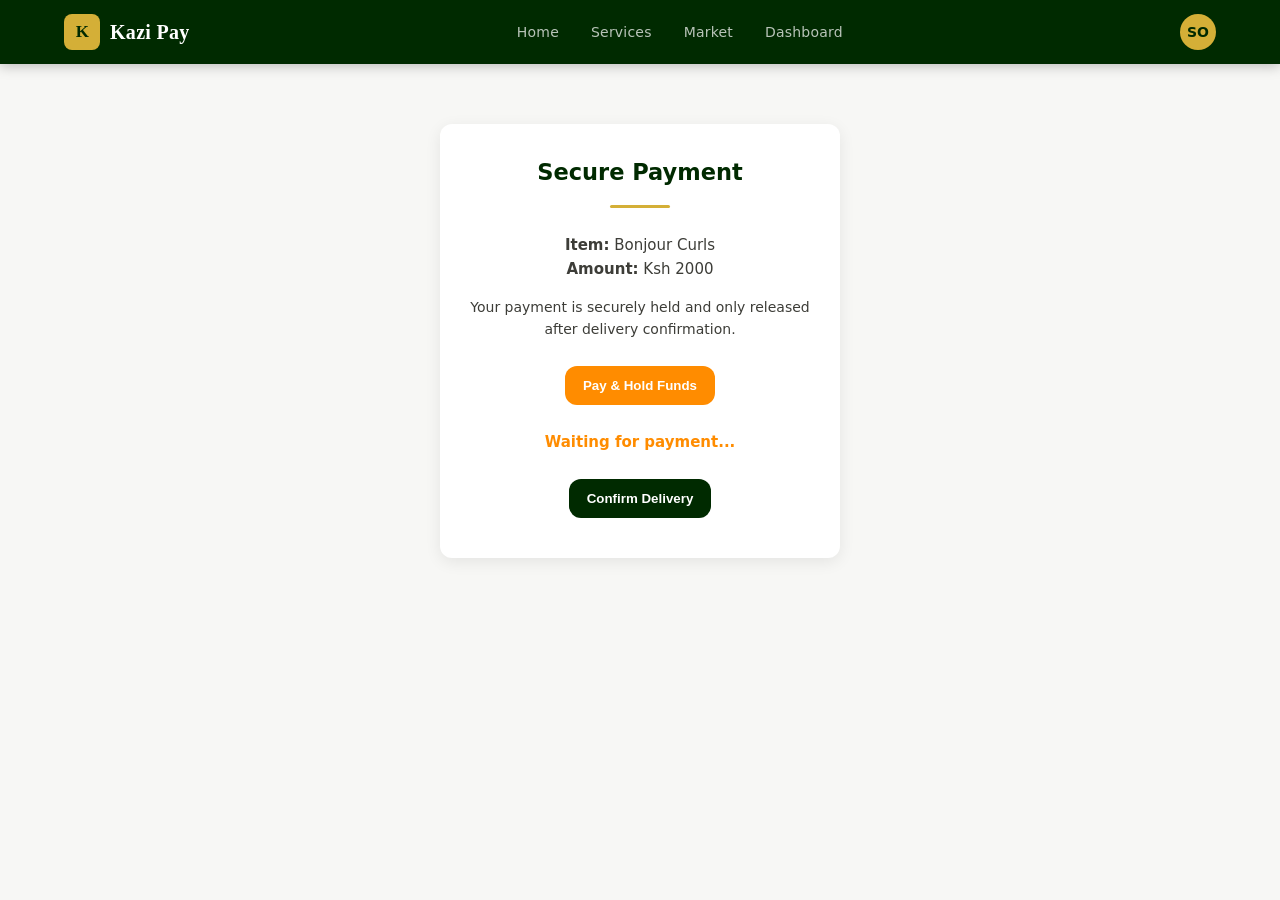
<file: frontend/payment.html>
<!doctype html>
<html lang="en">
  <head>
    <meta charset="UTF-8" />
    <title>Payment - Kazi Pay</title>

    <style>
      :root {
        --green-dark: #002a00;
        --green-mid: #004d00;
        --green-light: #e8f5e8;
        --orange: #ff8c00;
        --orange-hover: #e07800;
        --gold: #d4af37;
        --gold-light: #fff8dc;
        --white: #ffffff;
        --grey-100: #f7f7f5;
        --grey-200: #ececea;
        --grey-400: #9b9b96;
        --grey-700: #3d3d38;
        --black: #111110;
        --radius: 12px;
        --radius-sm: 8px;
        --shadow-sm: 0 1px 4px rgba(0, 0, 0, 0.06);
        --shadow-md: 0 4px 16px rgba(0, 0, 0, 0.08);
        --shadow-lg: 0 8px 32px rgba(0, 0, 0, 0.1);
        --font-display: "Playfair Display", Georgia, serif;
        --font-body: "DM Sans", system-ui, sans-serif;
        --transition: 0.22s ease;
      }

      /* ── Reset ── */
      *,
      *::before,
      *::after {
        box-sizing: border-box;
        margin: 0;
        padding: 0;
      }
      html {
        scroll-behavior: smooth;
      }
      body {
        font-family: var(--font-body);
        background: var(--grey-100);
        color: var(--grey-700);
        min-height: 100vh;
        font-size: 15px;
        line-height: 1.6;
      }

      /* ── Nav ── */
      nav {
        background: var(--green-dark);
        position: sticky;
        top: 0;
        z-index: 100;
        box-shadow: 0 2px 12px rgba(0, 0, 0, 0.25);
      }
      .nav-inner {
        max-width: 1200px;
        margin: 0 auto;
        display: flex;
        align-items: center;
        justify-content: space-between;
        padding: 0 24px;
        height: 64px;
      }
      .logo {
        display: flex;
        align-items: center;
        gap: 10px;
        text-decoration: none;
      }
      .logo-mark {
        width: 36px;
        height: 36px;
        background: var(--gold);
        border-radius: 8px;
        display: flex;
        align-items: center;
        justify-content: center;
        font-family: var(--font-display);
        font-size: 17px;
        font-weight: 700;
        color: var(--green-dark);
        letter-spacing: -0.5px;
        flex-shrink: 0;
      }
      .logo-text {
        font-family: var(--font-display);
        font-size: 20px;
        color: var(--white);
        font-weight: 600;
        letter-spacing: 0.3px;
      }
      .nav-links {
        display: flex;
        gap: 4px;
        list-style: none;
      }
      .nav-links a {
        color: rgba(255, 255, 255, 0.72);
        text-decoration: none;
        font-size: 14px;
        font-weight: 500;
        padding: 8px 14px;
        border-radius: var(--radius-sm);
        transition: var(--transition);
        letter-spacing: 0.2px;
      }
      .nav-links a:hover,
      .nav-links a.active {
        color: var(--white);
        background: rgba(255, 255, 255, 0.1);
      }
      .nav-links a.active {
        color: var(--gold);
      }
      .nav-user {
        display: flex;
        align-items: center;
        gap: 10px;
      }
      .avatar {
        width: 36px;
        height: 36px;
        border-radius: 50%;
        background: var(--gold);
        color: var(--green-dark);
        font-weight: 700;
        font-size: 14px;
        display: flex;
        align-items: center;
        justify-content: center;
        cursor: pointer;
        border: 2px solid rgba(212, 175, 55, 0.4);
        transition: var(--transition);
      }
      .avatar:hover {
        border-color: var(--gold);
      }

      /* ===== PAYMENT SECTION ===== */
      .payment-container {
        display: flex;
        justify-content: center;
        padding: 60px 20px;
      }

      .payment-card {
        background: var(--white);
        padding: 30px;
        width: 400px;
        border-radius: var(--radius);
        box-shadow: var(--shadow-md);
        text-align: center;
        border: 1px solid var(--grey-300);
      }

      .payment-card h2 {
        color: var(--green-dark);
        margin-bottom: 10px;
      }

      .decor-line {
        height: 3px;
        background: var(--gold);
        margin: 15px auto 25px;
        width: 60px;
        border-radius: 5px;
      }

      /* ===== TEXT ===== */
      .note {
        color: var(--grey-600);
        font-size: 14px;
        margin: 15px 0;
      }

      /* ===== BUTTONS ===== */
      button {
        padding: 12px 18px;
        border-radius: var(--radius);
        border: none;
        cursor: pointer;
        font-weight: bold;
        margin: 10px 5px;
        transition: var(--transition);
      }

      .primary-btn {
        background: var(--orange);
        color: white;
      }

      .primary-btn:hover {
        background: var(--orange-hover);
      }

      .secondary-btn {
        background: var(--green-dark);
        color: white;
      }

      .secondary-btn:hover {
        background: var(--gold);
        color: var(--green-dark);
      }

      /* ===== STATUS ===== */
      .status {
        margin: 15px 0;
        font-weight: bold;
      }

      .status.pending {
        color: var(--orange);
      }

      .status.hold {
        color: var(--gold);
      }

      .status.success {
        color: green;
      }
    </style>
  </head>

  <body>
    <!-- NAVBAR -->
    <nav>
      <div class="nav-inner">
        <a class="logo" href="index.html">
          <div class="logo-mark">K</div>
          <span class="logo-text">Kazi Pay</span>
        </a>
        <ul class="nav-links">
          <li><a href="index.html">Home</a></li>
          <li><a href="service.html">Services</a></li>
          <li><a href="market.html">Market</a></li>
          <li><a href="dashboard.html">Dashboard</a></li>
        </ul>
        <div class="nav-user">
          <span class="pulse"></span>
          <div class="avatar" title="Your account">SO</div>
        </div>
      </div>
    </nav>

    <!-- PAYMENT -->
    <section class="payment-container">
      <div class="payment-card">
        <h2>Secure Payment</h2>
        <div class="decor-line"></div>

        <p><strong>Item:</strong> Bonjour Curls</p>
        <p><strong>Amount:</strong> Ksh <span id="amount">2000</span></p>

        <p class="note">
          Your payment is securely held and only released after delivery
          confirmation.
        </p>

        <button class="primary-btn" onclick="payNow()">Pay & Hold Funds</button>

        <p id="status" class="status pending">Waiting for payment...</p>

        <button class="secondary-btn" onclick="confirmDelivery()">
          Confirm Delivery
        </button>
      </div>
    </section>

    <script>
      function payNow() {
        const status = document.getElementById("status");

        status.textContent = "Processing payment...";
        status.className = "status pending";

        setTimeout(() => {
          status.textContent = "Payment held securely (Escrow)";
          status.className = "status hold";
        }, 1200);
      }

      function confirmDelivery() {
        const status = document.getElementById("status");

        status.textContent = "Payment released successfully ✅";
        status.className = "status success";
      }
    </script>
  </body>
</html>
</file>
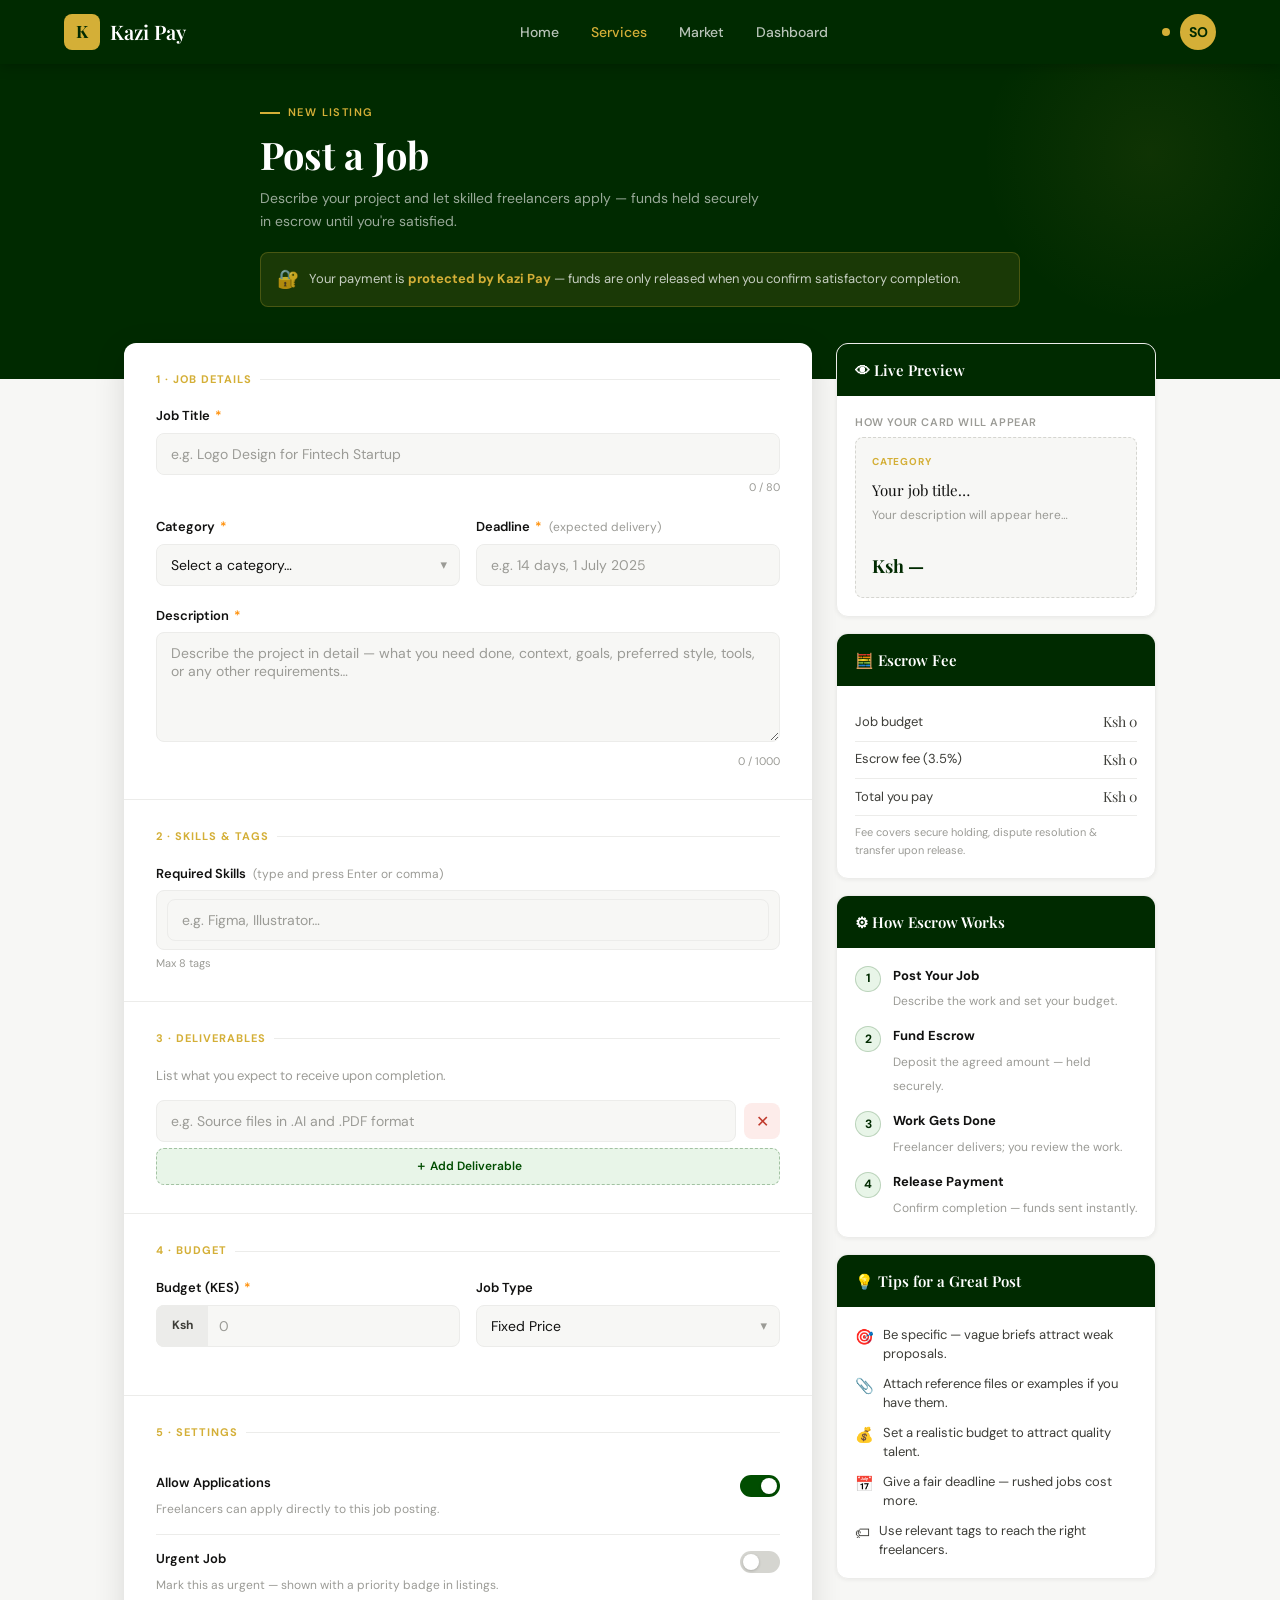
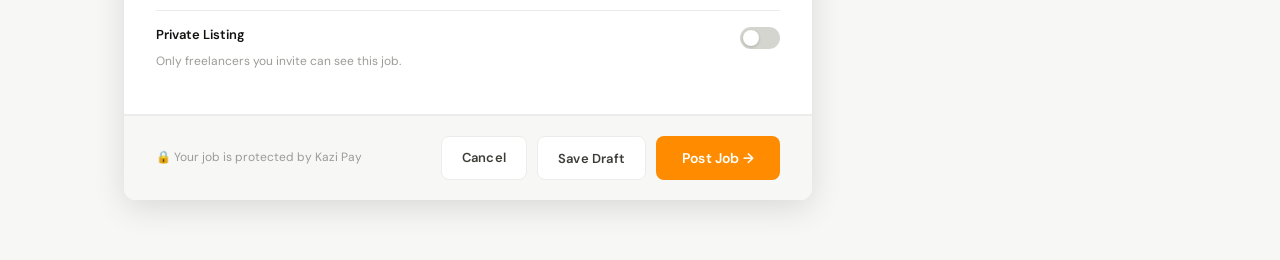
<file: frontend/postjob.html>
<!doctype html>
<html lang="en">
  <head>
    <meta charset="UTF-8" />
    <meta name="viewport" content="width=device-width, initial-scale=1.0" />
    <title>Post a Job — Kazi Pay</title>
    <link rel="preconnect" href="https://fonts.googleapis.com" />
    <link
      href="https://fonts.googleapis.com/css2?family=Playfair+Display:wght@600;700&family=DM+Sans:wght@300;400;500;600&display=swap"
      rel="stylesheet"
    />
    <style>
      /* ── Design Tokens ── */
      :root {
        --green-dark: #002a00;
        --green-mid: #004d00;
        --green-light: #e8f5e8;
        --orange: #ff8c00;
        --orange-hover: #e07800;
        --gold: #d4af37;
        --gold-light: #fff8dc;
        --white: #ffffff;
        --grey-100: #f7f7f5;
        --grey-200: #ececea;
        --grey-300: #d5d5d0;
        --grey-400: #9b9b96;
        --grey-700: #3d3d38;
        --black: #111110;
        --red: #c0392b;
        --red-light: #fdecea;
        --radius: 12px;
        --radius-sm: 8px;
        --shadow-sm: 0 1px 4px rgba(0, 0, 0, 0.06);
        --shadow-md: 0 4px 16px rgba(0, 0, 0, 0.08);
        --shadow-lg: 0 8px 32px rgba(0, 0, 0, 0.12);
        --font-display: "Playfair Display", Georgia, serif;
        --font-body: "DM Sans", system-ui, sans-serif;
        --transition: 0.22s ease;
      }

      *,
      *::before,
      *::after {
        box-sizing: border-box;
        margin: 0;
        padding: 0;
      }
      html {
        scroll-behavior: smooth;
      }
      body {
        font-family: var(--font-body);
        background: var(--grey-100);
        color: var(--grey-700);
        min-height: 100vh;
        font-size: 15px;
        line-height: 1.6;
      }

      /* ── Nav ── */
      nav {
        background: var(--green-dark);
        position: sticky;
        top: 0;
        z-index: 100;
        box-shadow: 0 2px 12px rgba(0, 0, 0, 0.25);
      }
      .nav-inner {
        max-width: 1200px;
        margin: 0 auto;
        display: flex;
        align-items: center;
        justify-content: space-between;
        padding: 0 24px;
        height: 64px;
      }
      .logo {
        display: flex;
        align-items: center;
        gap: 10px;
        text-decoration: none;
      }
      .logo-mark {
        width: 36px;
        height: 36px;
        background: var(--gold);
        border-radius: 8px;
        display: flex;
        align-items: center;
        justify-content: center;
        font-family: var(--font-display);
        font-size: 17px;
        font-weight: 700;
        color: var(--green-dark);
        flex-shrink: 0;
      }
      .logo-text {
        font-family: var(--font-display);
        font-size: 20px;
        color: var(--white);
        font-weight: 600;
      }
      .nav-links {
        display: flex;
        gap: 4px;
        list-style: none;
      }
      .nav-links a {
        color: rgba(255, 255, 255, 0.72);
        text-decoration: none;
        font-size: 14px;
        font-weight: 500;
        padding: 8px 14px;
        border-radius: var(--radius-sm);
        transition: var(--transition);
      }
      .nav-links a:hover {
        color: var(--white);
        background: rgba(255, 255, 255, 0.1);
      }
      .nav-links a.active {
        color: var(--gold);
      }
      .avatar {
        width: 36px;
        height: 36px;
        border-radius: 50%;
        background: var(--gold);
        color: var(--green-dark);
        font-weight: 700;
        font-size: 14px;
        display: flex;
        align-items: center;
        justify-content: center;
        cursor: pointer;
        border: 2px solid rgba(212, 175, 55, 0.4);
        transition: var(--transition);
      }
      .pulse {
        display: inline-block;
        width: 8px;
        height: 8px;
        border-radius: 50%;
        background: var(--gold);
        animation: pulse 2s infinite;
      }
      .nav-user {
        display: flex;
        align-items: center;
        gap: 10px;
      }
      @keyframes pulse {
        0%,
        100% {
          box-shadow: 0 0 0 0 rgba(212, 175, 55, 0.6);
        }
        50% {
          box-shadow: 0 0 0 6px rgba(212, 175, 55, 0);
        }
      }

      /* ── Hero ── */
      .hero {
        background: var(--green-dark);
        padding: 40px 24px 72px;
        position: relative;
        overflow: hidden;
      }
      .hero::before {
        content: "";
        position: absolute;
        top: -80px;
        right: -40px;
        width: 340px;
        height: 340px;
        border-radius: 50%;
        background: radial-gradient(
          circle,
          rgba(212, 175, 55, 0.07) 0%,
          transparent 70%
        );
        pointer-events: none;
      }
      .hero-inner {
        max-width: 760px;
        margin: 0 auto;
        position: relative;
      }
      .hero-eyebrow {
        font-size: 11px;
        font-weight: 600;
        letter-spacing: 1.4px;
        text-transform: uppercase;
        color: var(--gold);
        margin-bottom: 10px;
        display: flex;
        align-items: center;
        gap: 8px;
      }
      .hero-eyebrow::before {
        content: "";
        width: 20px;
        height: 2px;
        background: var(--gold);
        display: block;
      }
      .hero h1 {
        font-family: var(--font-display);
        font-size: clamp(26px, 4vw, 38px);
        color: var(--white);
        margin-bottom: 10px;
        line-height: 1.2;
      }
      .hero p {
        color: rgba(255, 255, 255, 0.6);
        font-size: 14px;
        max-width: 500px;
      }

      /* ── Escrow Trust Banner ── */
      .trust-banner {
        background: rgba(212, 175, 55, 0.12);
        border: 1px solid rgba(212, 175, 55, 0.25);
        border-radius: var(--radius-sm);
        padding: 12px 16px;
        display: flex;
        align-items: center;
        gap: 10px;
        margin-top: 20px;
        font-size: 13px;
        color: rgba(255, 255, 255, 0.75);
      }
      .trust-banner span:first-child {
        font-size: 18px;
      }
      .trust-banner strong {
        color: var(--gold);
      }

      /* ── Layout ── */
      .page-body {
        max-width: 1080px;
        margin: 0 auto;
        padding: 0 24px 60px;
        display: grid;
        grid-template-columns: 1fr 320px;
        gap: 24px;
        margin-top: -36px;
      }

      /* ── Form Card ── */
      .form-card {
        background: var(--white);
        border-radius: var(--radius);
        box-shadow: var(--shadow-lg);
        overflow: hidden;
        animation: fadeUp 0.4s ease both;
      }
      @keyframes fadeUp {
        from {
          opacity: 0;
          transform: translateY(16px);
        }
        to {
          opacity: 1;
          transform: translateY(0);
        }
      }

      .form-section {
        padding: 28px 32px;
        border-bottom: 1px solid var(--grey-200);
      }
      .form-section:last-of-type {
        border-bottom: none;
      }

      .section-label {
        font-size: 11px;
        font-weight: 700;
        letter-spacing: 1px;
        text-transform: uppercase;
        color: var(--gold);
        margin-bottom: 18px;
        display: flex;
        align-items: center;
        gap: 8px;
      }
      .section-label::after {
        content: "";
        flex: 1;
        height: 1px;
        background: var(--grey-200);
      }

      /* ── Form Fields ── */
      .field {
        margin-bottom: 20px;
      }
      .field:last-child {
        margin-bottom: 0;
      }

      label {
        display: block;
        font-size: 13px;
        font-weight: 600;
        color: var(--black);
        margin-bottom: 6px;
      }
      label .req {
        color: var(--orange);
        margin-left: 2px;
      }
      label .hint {
        font-weight: 400;
        color: var(--grey-400);
        font-size: 12px;
        margin-left: 4px;
      }

      input[type="text"],
      input[type="number"],
      input[type="email"],
      select,
      textarea {
        width: 100%;
        padding: 11px 14px;
        border: 1.5px solid var(--grey-200);
        border-radius: var(--radius-sm);
        font-family: var(--font-body);
        font-size: 14px;
        color: var(--black);
        background: var(--grey-100);
        transition: var(--transition);
        outline: none;
        appearance: none;
        -webkit-appearance: none;
      }
      input::placeholder,
      textarea::placeholder {
        color: var(--grey-400);
      }
      input:focus,
      select:focus,
      textarea:focus {
        border-color: var(--gold);
        background: var(--white);
        box-shadow: 0 0 0 3px rgba(212, 175, 55, 0.12);
      }
      input.error,
      select.error,
      textarea.error {
        border-color: var(--red);
        box-shadow: 0 0 0 3px rgba(192, 57, 43, 0.1);
      }
      .error-msg {
        font-size: 12px;
        color: var(--red);
        margin-top: 5px;
        display: none;
        align-items: center;
        gap: 4px;
      }
      .error-msg.show {
        display: flex;
      }

      textarea {
        resize: vertical;
        min-height: 110px;
      }

      /* Custom select arrow */
      .select-wrap {
        position: relative;
      }
      .select-wrap::after {
        content: "▾";
        position: absolute;
        right: 13px;
        top: 50%;
        transform: translateY(-50%);
        color: var(--grey-400);
        pointer-events: none;
        font-size: 13px;
      }
      .select-wrap select {
        padding-right: 32px;
        cursor: pointer;
      }

      /* Two-column grid */
      .field-row {
        display: grid;
        grid-template-columns: 1fr 1fr;
        gap: 16px;
      }

      /* Price input with prefix */
      .price-wrap {
        position: relative;
      }
      .price-prefix {
        position: absolute;
        left: 0;
        top: 0;
        bottom: 0;
        width: 52px;
        display: flex;
        align-items: center;
        justify-content: center;
        background: var(--grey-200);
        border-radius: var(--radius-sm) 0 0 var(--radius-sm);
        border: 1.5px solid var(--grey-200);
        border-right: none;
        font-size: 12px;
        font-weight: 700;
        color: var(--grey-700);
        pointer-events: none;
      }
      .price-wrap input {
        padding-left: 62px;
      }
      .price-wrap input:focus {
        border-color: var(--gold);
      }

      /* Char counter */
      .char-counter {
        font-size: 11px;
        color: var(--grey-400);
        text-align: right;
        margin-top: 4px;
      }
      .char-counter.warn {
        color: var(--orange);
      }
      .char-counter.over {
        color: var(--red);
      }

      /* Tags input */
      .tags-input-wrap {
        border: 1.5px solid var(--grey-200);
        border-radius: var(--radius-sm);
        background: var(--grey-100);
        padding: 8px 10px;
        display: flex;
        flex-wrap: wrap;
        gap: 6px;
        align-items: center;
        cursor: text;
        transition: var(--transition);
        min-height: 46px;
      }
      .tags-input-wrap:focus-within {
        border-color: var(--gold);
        background: var(--white);
        box-shadow: 0 0 0 3px rgba(212, 175, 55, 0.12);
      }
      .tag-chip {
        background: var(--green-light);
        color: var(--green-dark);
        border: 1px solid rgba(0, 77, 0, 0.2);
        font-size: 12px;
        font-weight: 600;
        padding: 3px 8px 3px 10px;
        border-radius: 20px;
        display: flex;
        align-items: center;
        gap: 5px;
      }
      .tag-remove {
        background: none;
        border: none;
        cursor: pointer;
        color: var(--green-dark);
        font-size: 13px;
        line-height: 1;
        padding: 0;
        opacity: 0.6;
        transition: opacity var(--transition);
      }
      .tag-remove:hover {
        opacity: 1;
      }
      .tag-real-input {
        border: none;
        background: transparent;
        outline: none;
        font-family: var(--font-body);
        font-size: 13px;
        color: var(--black);
        flex: 1;
        min-width: 100px;
        padding: 2px 4px;
      }
      .tag-real-input::placeholder {
        color: var(--grey-400);
      }

      /* Deliverables repeater */
      .deliverable-list {
        display: flex;
        flex-direction: column;
        gap: 8px;
      }
      .deliverable-row {
        display: flex;
        gap: 8px;
        align-items: center;
      }
      .deliverable-row input {
        flex: 1;
      }
      .btn-icon {
        width: 36px;
        height: 36px;
        border-radius: var(--radius-sm);
        border: none;
        cursor: pointer;
        display: flex;
        align-items: center;
        justify-content: center;
        font-size: 16px;
        transition: var(--transition);
        flex-shrink: 0;
      }
      .btn-remove {
        background: var(--red-light);
        color: var(--red);
      }
      .btn-remove:hover {
        background: var(--red);
        color: var(--white);
      }
      .btn-add-row {
        font-family: var(--font-body);
        font-size: 12px;
        font-weight: 600;
        color: var(--green-mid);
        background: var(--green-light);
        border: 1.5px dashed rgba(0, 77, 0, 0.3);
        border-radius: var(--radius-sm);
        padding: 9px 14px;
        cursor: pointer;
        transition: var(--transition);
        width: 100%;
        text-align: center;
        margin-top: 6px;
      }
      .btn-add-row:hover {
        background: var(--green-mid);
        color: var(--white);
        border-color: var(--green-mid);
      }

      /* Toggle switch */
      .toggle-field {
        display: flex;
        align-items: flex-start;
        gap: 14px;
        padding: 14px 0;
      }
      .toggle-field + .toggle-field {
        border-top: 1px solid var(--grey-200);
      }
      .toggle-text {
        flex: 1;
      }
      .toggle-text strong {
        display: block;
        font-size: 13px;
        color: var(--black);
        font-weight: 600;
        margin-bottom: 2px;
      }
      .toggle-text span {
        font-size: 12px;
        color: var(--grey-400);
      }
      .switch {
        position: relative;
        width: 40px;
        height: 22px;
        flex-shrink: 0;
        margin-top: 2px;
      }
      .switch input {
        opacity: 0;
        width: 0;
        height: 0;
      }
      .slider {
        position: absolute;
        inset: 0;
        background: var(--grey-300);
        border-radius: 20px;
        cursor: pointer;
        transition: var(--transition);
      }
      .slider::before {
        content: "";
        position: absolute;
        width: 16px;
        height: 16px;
        border-radius: 50%;
        background: var(--white);
        top: 3px;
        left: 3px;
        transition: var(--transition);
        box-shadow: 0 1px 3px rgba(0, 0, 0, 0.2);
      }
      .switch input:checked + .slider {
        background: var(--green-mid);
      }
      .switch input:checked + .slider::before {
        transform: translateX(18px);
      }

      /* ── Form Actions ── */
      .form-actions {
        padding: 20px 32px;
        background: var(--grey-100);
        border-top: 1px solid var(--grey-200);
        display: flex;
        align-items: center;
        justify-content: space-between;
        gap: 14px;
        flex-wrap: wrap;
      }
      .actions-left {
        font-size: 12px;
        color: var(--grey-400);
      }
      .actions-right {
        display: flex;
        gap: 10px;
      }

      .btn {
        display: inline-flex;
        align-items: center;
        justify-content: center;
        gap: 7px;
        font-family: var(--font-body);
        font-size: 13px;
        font-weight: 600;
        border: none;
        cursor: pointer;
        border-radius: var(--radius-sm);
        padding: 11px 20px;
        transition: var(--transition);
        letter-spacing: 0.2px;
        white-space: nowrap;
        text-decoration: none;
      }
      .btn-primary {
        background: var(--orange);
        color: var(--white);
      }
      .btn-primary:hover {
        background: var(--orange-hover);
        box-shadow: 0 4px 14px rgba(255, 140, 0, 0.35);
      }
      .btn-primary:disabled {
        opacity: 0.5;
        cursor: default;
        box-shadow: none;
      }
      .btn-ghost {
        background: var(--white);
        color: var(--grey-700);
        border: 1.5px solid var(--grey-200);
      }
      .btn-ghost:hover {
        border-color: var(--grey-400);
        color: var(--black);
      }
      .btn-lg {
        padding: 13px 26px;
        font-size: 14px;
      }

      /* Spinner */
      .spinner {
        width: 15px;
        height: 15px;
        border-radius: 50%;
        border: 2px solid rgba(255, 255, 255, 0.4);
        border-top-color: var(--white);
        animation: spin 0.7s linear infinite;
        display: none;
      }
      @keyframes spin {
        to {
          transform: rotate(360deg);
        }
      }

      /* ── Sidebar ── */
      .sidebar {
        display: flex;
        flex-direction: column;
        gap: 16px;
      }

      .side-card {
        background: var(--white);
        border-radius: var(--radius);
        box-shadow: var(--shadow-sm);
        border: 1px solid var(--grey-200);
        overflow: hidden;
        animation: fadeUp 0.4s ease both;
      }
      .side-card:nth-child(2) {
        animation-delay: 0.08s;
      }
      .side-card:nth-child(3) {
        animation-delay: 0.16s;
      }

      .side-card-head {
        background: var(--green-dark);
        padding: 14px 18px;
        font-family: var(--font-display);
        font-size: 15px;
        color: var(--white);
        font-weight: 600;
        display: flex;
        align-items: center;
        gap: 8px;
      }
      .side-card-body {
        padding: 18px;
      }

      /* How it works steps */
      .steps {
        display: flex;
        flex-direction: column;
        gap: 14px;
      }
      .step {
        display: flex;
        gap: 12px;
        align-items: flex-start;
      }
      .step-num {
        width: 26px;
        height: 26px;
        border-radius: 50%;
        flex-shrink: 0;
        background: var(--green-light);
        color: var(--green-dark);
        font-size: 12px;
        font-weight: 700;
        display: flex;
        align-items: center;
        justify-content: center;
        border: 1.5px solid rgba(0, 77, 0, 0.2);
      }
      .step-text strong {
        display: block;
        font-size: 13px;
        color: var(--black);
        margin-bottom: 2px;
      }
      .step-text span {
        font-size: 12px;
        color: var(--grey-400);
        line-height: 1.5;
      }

      /* Tips list */
      .tips {
        display: flex;
        flex-direction: column;
        gap: 10px;
      }
      .tip {
        display: flex;
        gap: 9px;
        font-size: 13px;
        color: var(--grey-700);
        line-height: 1.5;
      }
      .tip-icon {
        font-size: 15px;
        flex-shrink: 0;
        margin-top: 1px;
      }

      /* Live preview */
      .preview-card {
        border: 1.5px dashed var(--grey-300);
        border-radius: var(--radius-sm);
        padding: 16px;
        background: var(--grey-100);
      }
      .preview-title {
        font-family: var(--font-display);
        font-size: 15px;
        color: var(--black);
        margin-bottom: 4px;
        min-height: 22px;
      }
      .preview-cat {
        font-size: 10px;
        font-weight: 700;
        letter-spacing: 0.8px;
        text-transform: uppercase;
        color: var(--gold);
        margin-bottom: 8px;
      }
      .preview-desc {
        font-size: 12px;
        color: var(--grey-400);
        line-height: 1.55;
        margin-bottom: 10px;
        min-height: 36px;
      }
      .preview-price {
        font-family: var(--font-display);
        font-size: 18px;
        color: var(--green-dark);
        font-weight: 700;
      }
      .preview-label {
        font-size: 11px;
        color: var(--grey-400);
        margin-bottom: 6px;
        font-weight: 600;
        text-transform: uppercase;
        letter-spacing: 0.6px;
      }

      /* Escrow fee box */
      .fee-row {
        display: flex;
        justify-content: space-between;
        align-items: center;
        font-size: 13px;
        padding: 7px 0;
        border-bottom: 1px solid var(--grey-200);
      }
      .fee-row:last-child {
        border-bottom: none;
        font-weight: 700;
        color: var(--black);
        padding-top: 10px;
      }
      .fee-row span:last-child {
        font-family: var(--font-display);
        font-size: 14px;
      }
      .fee-note {
        font-size: 11px;
        color: var(--grey-400);
        margin-top: 8px;
      }

      /* ── Success Overlay ── */
      #success-overlay {
        position: fixed;
        inset: 0;
        z-index: 200;
        background: rgba(0, 42, 0, 0.85);
        display: none;
        align-items: center;
        justify-content: center;
        backdrop-filter: blur(4px);
      }
      #success-overlay.show {
        display: flex;
      }
      .success-box {
        background: var(--white);
        border-radius: var(--radius);
        padding: 40px 36px;
        text-align: center;
        max-width: 420px;
        width: 90%;
        box-shadow: var(--shadow-lg);
        animation: popIn 0.4s cubic-bezier(0.34, 1.56, 0.64, 1) both;
      }
      @keyframes popIn {
        from {
          transform: scale(0.85);
          opacity: 0;
        }
        to {
          transform: scale(1);
          opacity: 1;
        }
      }
      .success-icon {
        font-size: 52px;
        margin-bottom: 16px;
      }
      .success-box h2 {
        font-family: var(--font-display);
        font-size: 24px;
        color: var(--black);
        margin-bottom: 8px;
      }
      .success-box p {
        font-size: 14px;
        color: var(--grey-400);
        margin-bottom: 24px;
        line-height: 1.6;
      }
      .success-actions {
        display: flex;
        gap: 10px;
        justify-content: center;
        flex-wrap: wrap;
      }

      /* ── Toast ── */
      #toast {
        position: fixed;
        bottom: 28px;
        right: 28px;
        background: var(--green-dark);
        color: var(--white);
        font-size: 13px;
        font-weight: 500;
        padding: 12px 20px;
        border-radius: var(--radius-sm);
        box-shadow: var(--shadow-lg);
        transform: translateY(80px);
        opacity: 0;
        transition: all 0.3s cubic-bezier(0.34, 1.56, 0.64, 1);
        z-index: 999;
        display: flex;
        align-items: center;
        gap: 8px;
        border-left: 3px solid var(--gold);
      }
      #toast.show {
        transform: translateY(0);
        opacity: 1;
      }

      /* ── Responsive ── */
      @media (max-width: 900px) {
        .page-body {
          grid-template-columns: 1fr;
        }
        .sidebar {
          order: -1;
          display: grid;
          grid-template-columns: 1fr 1fr;
          gap: 16px;
        }
      }
      @media (max-width: 640px) {
        .nav-links {
          display: none;
        }
        .field-row {
          grid-template-columns: 1fr;
        }
        .form-section {
          padding: 22px 20px;
        }
        .form-actions {
          padding: 16px 20px;
          flex-direction: column;
          align-items: stretch;
        }
        .actions-right {
          flex-direction: column;
        }
        .hero {
          padding: 28px 16px 60px;
        }
        .page-body {
          padding: 0 16px 48px;
          margin-top: -28px;
        }
        .sidebar {
          grid-template-columns: 1fr;
        }
      }
    </style>
  </head>
  <body>
    <!-- ── NAV ── -->
    <nav>
      <div class="nav-inner">
        <a class="logo" href="#">
          <div class="logo-mark">K</div>
          <span class="logo-text">Kazi Pay</span>
        </a>
        <ul class="nav-links">
          <li><a href="index.html">Home</a></li>
          <li><a href="service.html" class="active">Services</a></li>
          <li><a href="market.html">Market</a></li>
          <li><a href="dashboard.html">Dashboard</a></li>
        </ul>
        <div class="nav-user">
          <span class="pulse"></span>
          <div class="avatar">SO</div>
        </div>
      </div>
    </nav>

    <!-- ── HERO ── -->
    <div class="hero">
      <div class="hero-inner">
        <div class="hero-eyebrow">New Listing</div>
        <h1>Post a Job</h1>
        <p>
          Describe your project and let skilled freelancers apply — funds held
          securely in escrow until you're satisfied.
        </p>
        <div class="trust-banner">
          <span>🔐</span>
          <span
            >Your payment is <strong>protected by Kazi Pay</strong> — funds are
            only released when you confirm satisfactory completion.</span
          >
        </div>
      </div>
    </div>

    <!-- ── PAGE BODY ── -->
    <div class="page-body">
      <!-- ── FORM CARD ── -->
      <div class="form-card">
        <!-- 1. Basic Info -->
        <div class="form-section">
          <div class="section-label">1 · Job Details</div>

          <div class="field">
            <label for="job-title">Job Title <span class="req">*</span></label>
            <input
              type="text"
              id="job-title"
              placeholder="e.g. Logo Design for Fintech Startup"
              maxlength="80"
              autocomplete="off"
            />
            <div class="char-counter" id="title-counter">0 / 80</div>
            <div class="error-msg" id="title-err">
              ⚠ Please enter a job title.
            </div>
          </div>

          <div class="field-row">
            <div class="field">
              <label for="job-category"
                >Category <span class="req">*</span></label
              >
              <div class="select-wrap">
                <select id="job-category">
                  <option value="">Select a category…</option>
                  <option>Web Design</option>
                  <option>UI/UX Design</option>
                  <option>Graphic Design</option>
                  <option>Writing &amp; Copywriting</option>
                  <option>Marketing &amp; Social Media</option>
                  <option>Software Development</option>
                  <option>Data &amp; Analytics</option>
                  <option>Video &amp; Animation</option>
                  <option>Photography</option>
                  <option>Translation</option>
                  <option>Virtual Assistance</option>
                  <option>Other</option>
                </select>
              </div>
              <div class="error-msg" id="category-err">
                ⚠ Please select a category.
              </div>
            </div>

            <div class="field">
              <label for="job-deadline"
                >Deadline <span class="req">*</span>
                <span class="hint">(expected delivery)</span></label
              >
              <input
                type="text"
                id="job-deadline"
                placeholder="e.g. 14 days, 1 July 2025"
              />
              <div class="error-msg" id="deadline-err">
                ⚠ Please enter a deadline.
              </div>
            </div>
          </div>

          <div class="field">
            <label for="job-desc">Description <span class="req">*</span></label>
            <textarea
              id="job-desc"
              maxlength="1000"
              placeholder="Describe the project in detail — what you need done, context, goals, preferred style, tools, or any other requirements…"
            ></textarea>
            <div class="char-counter" id="desc-counter">0 / 1000</div>
            <div class="error-msg" id="desc-err">
              ⚠ Please add a description (min 30 characters).
            </div>
          </div>
        </div>

        <!-- 2. Skills & Tags -->
        <div class="form-section">
          <div class="section-label">2 · Skills &amp; Tags</div>
          <div class="field">
            <label
              >Required Skills
              <span class="hint">(type and press Enter or comma)</span></label
            >
            <div class="tags-input-wrap" id="tags-wrap">
              <input
                class="tag-real-input"
                id="tag-input"
                type="text"
                placeholder="e.g. Figma, Illustrator…"
                maxlength="30"
              />
            </div>
            <div
              style="font-size: 11px; color: var(--grey-400); margin-top: 5px"
            >
              Max 8 tags
            </div>
          </div>
        </div>

        <!-- 3. Deliverables -->
        <div class="form-section">
          <div class="section-label">3 · Deliverables</div>
          <p
            style="font-size: 13px; color: var(--grey-400); margin-bottom: 14px"
          >
            List what you expect to receive upon completion.
          </p>
          <div class="deliverable-list" id="deliverable-list">
            <div class="deliverable-row">
              <input
                type="text"
                placeholder="e.g. Source files in .AI and .PDF format"
              />
              <button
                class="btn-icon btn-remove"
                type="button"
                onclick="removeDeliverable(this)"
                title="Remove"
              >
                ✕
              </button>
            </div>
          </div>
          <button class="btn-add-row" type="button" onclick="addDeliverable()">
            ＋ Add Deliverable
          </button>
        </div>

        <!-- 4. Budget & Timeline -->
        <div class="form-section">
          <div class="section-label">4 · Budget</div>
          <div class="field-row">
            <div class="field">
              <label for="job-price"
                >Budget (KES) <span class="req">*</span></label
              >
              <div class="price-wrap">
                <span class="price-prefix">Ksh</span>
                <input
                  type="number"
                  id="job-price"
                  placeholder="0"
                  min="500"
                  step="500"
                />
              </div>
              <div class="error-msg" id="price-err">
                ⚠ Enter a valid budget (min Ksh 500).
              </div>
            </div>

            <div class="field">
              <label for="job-type">Job Type</label>
              <div class="select-wrap">
                <select id="job-type">
                  <option value="fixed">Fixed Price</option>
                  <option value="milestone">Milestones</option>
                  <option value="hourly">Hourly Rate</option>
                </select>
              </div>
            </div>
          </div>
        </div>

        <!-- 5. Settings -->
        <div class="form-section">
          <div class="section-label">5 · Settings</div>
          <div class="toggle-field">
            <div class="toggle-text">
              <strong>Allow Applications</strong>
              <span>Freelancers can apply directly to this job posting.</span>
            </div>
            <label class="switch">
              <input type="checkbox" id="toggle-apply" checked />
              <span class="slider"></span>
            </label>
          </div>
          <div class="toggle-field">
            <div class="toggle-text">
              <strong>Urgent Job</strong>
              <span
                >Mark this as urgent — shown with a priority badge in
                listings.</span
              >
            </div>
            <label class="switch">
              <input type="checkbox" id="toggle-urgent" />
              <span class="slider"></span>
            </label>
          </div>
          <div class="toggle-field">
            <div class="toggle-text">
              <strong>Private Listing</strong>
              <span>Only freelancers you invite can see this job.</span>
            </div>
            <label class="switch">
              <input type="checkbox" id="toggle-private" />
              <span class="slider"></span>
            </label>
          </div>
        </div>

        <!-- Form Actions -->
        <div class="form-actions">
          <div class="actions-left">🔒 Your job is protected by Kazi Pay</div>
          <div class="actions-right">
            <a href="jobs.html" class="btn btn-ghost">Cancel</a>
            <button class="btn btn-ghost" type="button" onclick="saveDraft()">
              Save Draft
            </button>
            <button
              class="btn btn-primary btn-lg"
              type="button"
              id="submit-btn"
              onclick="submitJob()"
            >
              <div class="spinner" id="spinner"></div>
              <span id="submit-label">Post Job →</span>
            </button>
          </div>
        </div>
      </div>
      <!-- /form-card -->

      <!-- ── SIDEBAR ── -->
      <aside class="sidebar">
        <!-- Live Preview -->
        <div class="side-card">
          <div class="side-card-head">👁 Live Preview</div>
          <div class="side-card-body">
            <div class="preview-label">How your card will appear</div>
            <div class="preview-card">
              <div class="preview-cat" id="prev-cat">Category</div>
              <div class="preview-title" id="prev-title">Your job title…</div>
              <div class="preview-desc" id="prev-desc">
                Your description will appear here…
              </div>
              <div class="preview-price" id="prev-price">Ksh —</div>
            </div>
          </div>
        </div>

        <!-- Escrow Fee Calculator -->
        <div class="side-card">
          <div class="side-card-head">🧮 Escrow Fee</div>
          <div class="side-card-body">
            <div class="fee-row">
              <span>Job budget</span>
              <span id="fee-budget">Ksh 0</span>
            </div>
            <div class="fee-row">
              <span>Escrow fee (3.5%)</span>
              <span id="fee-escrow">Ksh 0</span>
            </div>
            <div class="fee-row">
              <span>Total you pay</span>
              <span id="fee-total">Ksh 0</span>
            </div>
            <div class="fee-note">
              Fee covers secure holding, dispute resolution &amp; transfer upon
              release.
            </div>
          </div>
        </div>

        <!-- How it Works -->
        <div class="side-card">
          <div class="side-card-head">⚙ How Escrow Works</div>
          <div class="side-card-body">
            <div class="steps">
              <div class="step">
                <div class="step-num">1</div>
                <div class="step-text">
                  <strong>Post Your Job</strong>
                  <span>Describe the work and set your budget.</span>
                </div>
              </div>
              <div class="step">
                <div class="step-num">2</div>
                <div class="step-text">
                  <strong>Fund Escrow</strong>
                  <span>Deposit the agreed amount — held securely.</span>
                </div>
              </div>
              <div class="step">
                <div class="step-num">3</div>
                <div class="step-text">
                  <strong>Work Gets Done</strong>
                  <span>Freelancer delivers; you review the work.</span>
                </div>
              </div>
              <div class="step">
                <div class="step-num">4</div>
                <div class="step-text">
                  <strong>Release Payment</strong>
                  <span>Confirm completion — funds sent instantly.</span>
                </div>
              </div>
            </div>
          </div>
        </div>

        <!-- Tips -->
        <div class="side-card">
          <div class="side-card-head">💡 Tips for a Great Post</div>
          <div class="side-card-body">
            <div class="tips">
              <div class="tip">
                <span class="tip-icon">🎯</span>Be specific — vague briefs
                attract weak proposals.
              </div>
              <div class="tip">
                <span class="tip-icon">📎</span>Attach reference files or
                examples if you have them.
              </div>
              <div class="tip">
                <span class="tip-icon">💰</span>Set a realistic budget to
                attract quality talent.
              </div>
              <div class="tip">
                <span class="tip-icon">📅</span>Give a fair deadline — rushed
                jobs cost more.
              </div>
              <div class="tip">
                <span class="tip-icon">🏷</span>Use relevant tags to reach the
                right freelancers.
              </div>
            </div>
          </div>
        </div>
      </aside>
    </div>
    <!-- /page-body -->

    <!-- ── SUCCESS OVERLAY ── -->
    <div id="success-overlay">
      <div class="success-box">
        <div class="success-icon">🎉</div>
        <h2>Job Posted!</h2>
        <p>
          Your job is now live on Kazi Escrow. Freelancers can view and apply.
          You'll receive a notification when applications arrive.
        </p>
        <div class="success-actions">
          <a href="jobs.html" class="btn btn-primary">View All Jobs</a>
          <a href="dashboard.html" class="btn btn-ghost">Go to Dashboard</a>
        </div>
      </div>
    </div>

    <!-- ── TOAST ── -->
    <div id="toast">✅ <span id="toast-msg">Done</span></div>

    <script>
      // ── Helpers ────────────────────────────────────────────────────────
      const fmt = (n) =>
        "Ksh " + (isNaN(n) ? 0 : Number(n)).toLocaleString("en-KE");
      function $(id) {
        return document.getElementById(id);
      }

      let toastTimer;
      function showToast(msg, icon = "✅") {
        $("toast").querySelector("span").textContent = msg;
        $("toast").childNodes[0].textContent = icon + " ";
        $("toast").classList.add("show");
        clearTimeout(toastTimer);
        toastTimer = setTimeout(
          () => $("toast").classList.remove("show"),
          3000,
        );
      }

      // ── Char counters ──────────────────────────────────────────────────
      function updateCounter(inputId, counterId, max) {
        const input = $(inputId),
          counter = $(counterId);
        const len = input.value.length;
        counter.textContent = `${len} / ${max}`;
        counter.className =
          "char-counter" +
          (len > max * 0.9 ? (len >= max ? " over" : " warn") : "");
      }
      $("job-title").addEventListener("input", () =>
        updateCounter("job-title", "title-counter", 80),
      );
      $("job-desc").addEventListener("input", () =>
        updateCounter("job-desc", "desc-counter", 1000),
      );

      // ── Live preview ───────────────────────────────────────────────────
      function updatePreview() {
        const title = $("job-title").value.trim();
        const desc = $("job-desc").value.trim();
        const cat = $("job-category").value;
        const price = parseFloat($("job-price").value) || 0;

        $("prev-title").textContent = title || "Your job title…";
        $("prev-desc").textContent = desc
          ? desc.slice(0, 100) + (desc.length > 100 ? "…" : "")
          : "Your description will appear here…";
        $("prev-cat").textContent = cat || "Category";
        $("prev-price").textContent = price ? fmt(price) : "Ksh —";
      }

      $("job-title").addEventListener("input", updatePreview);
      $("job-desc").addEventListener("input", updatePreview);
      $("job-category").addEventListener("change", updatePreview);
      $("job-price").addEventListener("input", updatePreview);

      // ── Fee calculator ─────────────────────────────────────────────────
      $("job-price").addEventListener("input", () => {
        const budget = parseFloat($("job-price").value) || 0;
        const fee = Math.round(budget * 0.035);
        const total = budget + fee;
        $("fee-budget").textContent = fmt(budget);
        $("fee-escrow").textContent = fmt(fee);
        $("fee-total").textContent = fmt(total);
        updatePreview();
      });

      // ── Tags ───────────────────────────────────────────────────────────
      const tags = [];
      const MAX_TAGS = 8;

      function renderTags() {
        const wrap = $("tags-wrap");
        wrap.querySelectorAll(".tag-chip").forEach((c) => c.remove());
        tags.forEach((tag, i) => {
          const chip = document.createElement("span");
          chip.className = "tag-chip";
          chip.innerHTML = `${tag}<button class="tag-remove" type="button" onclick="removeTag(${i})">✕</button>`;
          wrap.insertBefore(chip, $("tag-input"));
        });
      }

      function addTag(raw) {
        const val = raw.trim().replace(/,+$/, "").trim();
        if (!val || tags.includes(val) || tags.length >= MAX_TAGS) return;
        tags.push(val);
        renderTags();
      }

      function removeTag(i) {
        tags.splice(i, 1);
        renderTags();
      }

      $("tag-input").addEventListener("keydown", (e) => {
        if (e.key === "Enter" || e.key === ",") {
          e.preventDefault();
          addTag($("tag-input").value);
          $("tag-input").value = "";
        } else if (
          e.key === "Backspace" &&
          !$("tag-input").value &&
          tags.length
        ) {
          tags.pop();
          renderTags();
        }
      });
      $("tag-input").addEventListener("blur", () => {
        if ($("tag-input").value.trim()) {
          addTag($("tag-input").value);
          $("tag-input").value = "";
        }
      });
      $("tags-wrap").addEventListener("click", () => $("tag-input").focus());

      // ── Deliverables ───────────────────────────────────────────────────
      function addDeliverable() {
        const list = $("deliverable-list");
        const row = document.createElement("div");
        row.className = "deliverable-row";
        row.innerHTML = `<input type="text" placeholder="e.g. Final design files (AI + PDF)" />
    <button class="btn-icon btn-remove" type="button" onclick="removeDeliverable(this)" title="Remove">✕</button>`;
        list.appendChild(row);
        row.querySelector("input").focus();
      }
      function removeDeliverable(btn) {
        const rows = $("deliverable-list").querySelectorAll(".deliverable-row");
        if (rows.length <= 1) {
          btn.closest(".deliverable-row").querySelector("input").value = "";
          return;
        }
        btn.closest(".deliverable-row").remove();
      }

      // ── Validation ─────────────────────────────────────────────────────
      function showErr(id, show) {
        const el = $(id);
        el.classList.toggle("show", show);
      }
      function markField(inputId, errId, condition) {
        const el = $(inputId);
        el.classList.toggle("error", condition);
        showErr(errId, condition);
        return condition;
      }

      function validate() {
        let fail = false;
        fail |= markField(
          "job-title",
          "title-err",
          !$("job-title").value.trim(),
        );
        fail |= markField(
          "job-category",
          "category-err",
          !$("job-category").value,
        );
        fail |= markField(
          "job-deadline",
          "deadline-err",
          !$("job-deadline").value.trim(),
        );
        fail |= markField(
          "job-desc",
          "desc-err",
          $("job-desc").value.trim().length < 30,
        );
        const price = parseFloat($("job-price").value);
        fail |= markField(
          "job-price",
          "price-err",
          isNaN(price) || price < 500,
        );
        return !fail;
      }

      // Clear errors on change
      [
        "job-title",
        "job-category",
        "job-deadline",
        "job-desc",
        "job-price",
      ].forEach((id) => {
        $(id).addEventListener("input", () => {
          $(id).classList.remove("error");
        });
        $(id).addEventListener("change", () => {
          $(id).classList.remove("error");
        });
      });

      // ── Save draft ─────────────────────────────────────────────────────
      function saveDraft() {
        const draft = {
          title: $("job-title").value,
          category: $("job-category").value,
          deadline: $("job-deadline").value,
          description: $("job-desc").value,
          price: $("job-price").value,
          tags: [...tags],
          jobType: $("job-type").value,
          allowApply: $("toggle-apply").checked,
          urgent: $("toggle-urgent").checked,
          private: $("toggle-private").checked,
          savedAt: new Date().toISOString(),
        };
        localStorage.setItem("kazi_draft_job", JSON.stringify(draft));
        showToast("Draft saved successfully", "💾");
      }

      // ── Load draft on open ─────────────────────────────────────────────
      function loadDraft() {
        try {
          const d = JSON.parse(localStorage.getItem("kazi_draft_job"));
          if (!d) return;
          if (d.title) {
            $("job-title").value = d.title;
            updateCounter("job-title", "title-counter", 80);
          }
          if (d.category) $("job-category").value = d.category;
          if (d.deadline) $("job-deadline").value = d.deadline;
          if (d.description) {
            $("job-desc").value = d.description;
            updateCounter("job-desc", "desc-counter", 1000);
          }
          if (d.price) $("job-price").value = d.price;
          if (d.jobType) $("job-type").value = d.jobType;
          if (d.allowApply !== undefined)
            $("toggle-apply").checked = d.allowApply;
          if (d.urgent !== undefined) $("toggle-urgent").checked = d.urgent;
          if (d.private !== undefined) $("toggle-private").checked = d.private;
          if (d.tags) {
            d.tags.forEach((t) => tags.push(t));
            renderTags();
          }
          updatePreview();
          // Fire fee calc
          const evt = new Event("input");
          $("job-price").dispatchEvent(evt);
          showToast("Draft restored", "📂");
        } catch {}
      }

      // ── Submit ─────────────────────────────────────────────────────────
      function submitJob() {
        if (!validate()) {
          showToast("Please fix the highlighted fields", "⚠️");
          return;
        }

        // Show loading
        const btn = $("submit-btn");
        btn.disabled = true;
        $("spinner").style.display = "block";
        $("submit-label").textContent = "Posting…";

        const deliverables = [
          ...$("deliverable-list").querySelectorAll("input"),
        ]
          .map((i) => i.value.trim())
          .filter(Boolean);

        const job = {
          id: "j" + Date.now(),
          title: $("job-title").value.trim(),
          category: $("job-category").value,
          deadline: $("job-deadline").value.trim(),
          description: $("job-desc").value.trim(),
          price: parseFloat($("job-price").value),
          jobType: $("job-type").value,
          tags: [...tags],
          deliverables,
          allowApply: $("toggle-apply").checked,
          urgent: $("toggle-urgent").checked,
          isPrivate: $("toggle-private").checked,
          status: "Pending",
          poster: "James M.",
          postedAt: new Date().toISOString(),
        };

        // Simulate async save
        setTimeout(() => {
          // Persist to localStorage
          let jobs = [];
          try {
            jobs = JSON.parse(localStorage.getItem("kazi_jobs")) || [];
          } catch {}
          jobs.unshift(job);
          localStorage.setItem("kazi_jobs", JSON.stringify(jobs));
          localStorage.removeItem("kazi_draft_job");

          // Show success
          btn.disabled = false;
          $("spinner").style.display = "none";
          $("submit-label").textContent = "Post Job →";
          $("success-overlay").classList.add("show");
        }, 1200);
      }

      // ── Init ───────────────────────────────────────────────────────────
      loadDraft();
      updatePreview();
    </script>
  </body>
</html>
</file>
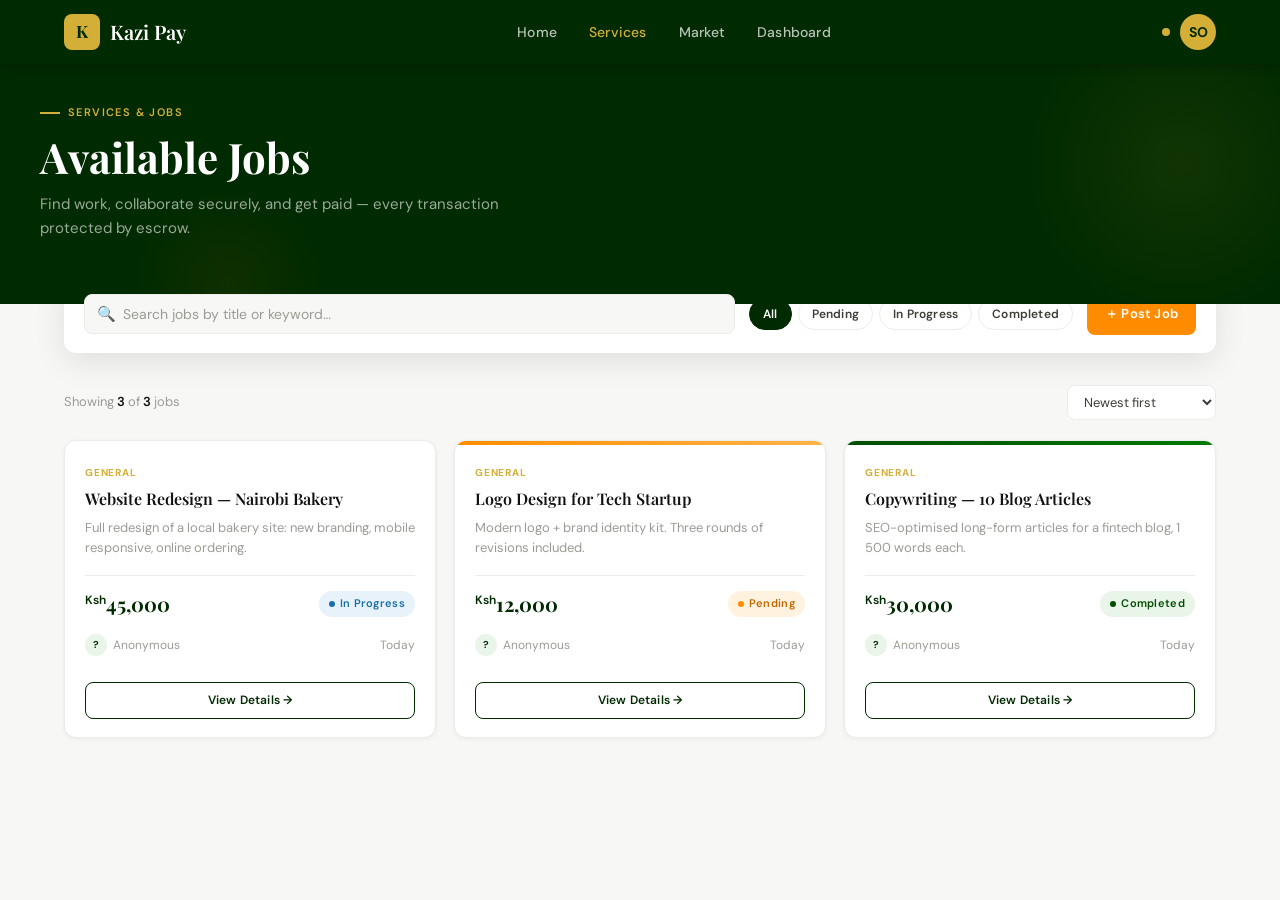
<file: frontend/service.html>
<!doctype html>
<html lang="en">
  <head>
    <meta charset="UTF-8" />
    <meta name="viewport" content="width=device-width, initial-scale=1.0" />
    <title>Available Jobs — Kazi Escrow</title>
    <link rel="preconnect" href="https://fonts.googleapis.com" />
    <link
      href="https://fonts.googleapis.com/css2?family=Playfair+Display:wght@600;700&family=DM+Sans:wght@300;400;500;600&display=swap"
      rel="stylesheet"
    />
    <style>
      /* ── Design Tokens ── */
      :root {
        --green-dark: #002a00;
        --green-mid: #004d00;
        --green-light: #e8f5e8;
        --orange: #ff8c00;
        --orange-hover: #e07800;
        --gold: #d4af37;
        --gold-light: #fff8dc;
        --white: #ffffff;
        --grey-100: #f7f7f5;
        --grey-200: #ececea;
        --grey-400: #9b9b96;
        --grey-700: #3d3d38;
        --blue: #1a6fa8;
        --blue-light: #e8f2fa;
        --black: #111110;
        --radius: 12px;
        --radius-sm: 8px;
        --shadow-sm: 0 1px 4px rgba(0, 0, 0, 0.06);
        --shadow-md: 0 4px 16px rgba(0, 0, 0, 0.08);
        --shadow-lg: 0 8px 32px rgba(0, 0, 0, 0.1);
        --font-display: "Playfair Display", Georgia, serif;
        --font-body: "DM Sans", system-ui, sans-serif;
        --transition: 0.22s ease;
      }

      /* ── Reset ── */
      *,
      *::before,
      *::after {
        box-sizing: border-box;
        margin: 0;
        padding: 0;
      }
      html {
        scroll-behavior: smooth;
      }
      body {
        font-family: var(--font-body);
        background: var(--grey-100);
        color: var(--grey-700);
        min-height: 100vh;
        font-size: 15px;
        line-height: 1.6;
      }

      /* ── Nav ── */
      nav {
        background: var(--green-dark);
        position: sticky;
        top: 0;
        z-index: 100;
        box-shadow: 0 2px 12px rgba(0, 0, 0, 0.25);
      }
      .nav-inner {
        max-width: 1200px;
        margin: 0 auto;
        display: flex;
        align-items: center;
        justify-content: space-between;
        padding: 0 24px;
        height: 64px;
      }
      .logo {
        display: flex;
        align-items: center;
        gap: 10px;
        text-decoration: none;
      }
      .logo-mark {
        width: 36px;
        height: 36px;
        background: var(--gold);
        border-radius: 8px;
        display: flex;
        align-items: center;
        justify-content: center;
        font-family: var(--font-display);
        font-size: 17px;
        font-weight: 700;
        color: var(--green-dark);
        flex-shrink: 0;
      }
      .logo-text {
        font-family: var(--font-display);
        font-size: 20px;
        color: var(--white);
        font-weight: 600;
      }
      .nav-links {
        display: flex;
        gap: 4px;
        list-style: none;
      }
      .nav-links a {
        color: rgba(255, 255, 255, 0.72);
        text-decoration: none;
        font-size: 14px;
        font-weight: 500;
        padding: 8px 14px;
        border-radius: var(--radius-sm);
        transition: var(--transition);
        letter-spacing: 0.2px;
      }
      .nav-links a:hover {
        color: var(--white);
        background: rgba(255, 255, 255, 0.1);
      }
      .nav-links a.active {
        color: var(--gold);
      }
      .nav-user {
        display: flex;
        align-items: center;
        gap: 10px;
      }
      .avatar {
        width: 36px;
        height: 36px;
        border-radius: 50%;
        background: var(--gold);
        color: var(--green-dark);
        font-weight: 700;
        font-size: 14px;
        display: flex;
        align-items: center;
        justify-content: center;
        cursor: pointer;
        border: 2px solid rgba(212, 175, 55, 0.4);
        transition: var(--transition);
      }
      .avatar:hover {
        border-color: var(--gold);
      }
      .pulse {
        display: inline-block;
        width: 8px;
        height: 8px;
        border-radius: 50%;
        background: var(--gold);
        animation: pulse 2s infinite;
      }
      @keyframes pulse {
        0%,
        100% {
          box-shadow: 0 0 0 0 rgba(212, 175, 55, 0.6);
        }
        50% {
          box-shadow: 0 0 0 6px rgba(212, 175, 55, 0);
        }
      }

      /* ── Hero ── */
      .hero {
        background: var(--green-dark);
        padding: 40px 24px 64px;
        position: relative;
        overflow: hidden;
      }
      .hero::before {
        content: "";
        position: absolute;
        top: -60px;
        right: -60px;
        width: 320px;
        height: 320px;
        border-radius: 50%;
        background: radial-gradient(
          circle,
          rgba(212, 175, 55, 0.08) 0%,
          transparent 70%
        );
        pointer-events: none;
      }
      .hero::after {
        content: "";
        position: absolute;
        bottom: -80px;
        left: 10%;
        width: 200px;
        height: 200px;
        border-radius: 50%;
        background: radial-gradient(
          circle,
          rgba(255, 140, 0, 0.06) 0%,
          transparent 70%
        );
        pointer-events: none;
      }
      .hero-inner {
        max-width: 1200px;
        margin: 0 auto;
        position: relative;
      }
      .hero-eyebrow {
        font-size: 11px;
        font-weight: 600;
        letter-spacing: 1.4px;
        text-transform: uppercase;
        color: var(--gold);
        margin-bottom: 10px;
        display: flex;
        align-items: center;
        gap: 8px;
      }
      .hero-eyebrow::before {
        content: "";
        display: block;
        width: 20px;
        height: 2px;
        background: var(--gold);
      }
      .hero h1 {
        font-family: var(--font-display);
        font-size: clamp(28px, 4vw, 42px);
        color: var(--white);
        margin-bottom: 10px;
        line-height: 1.2;
      }
      .hero p {
        color: rgba(255, 255, 255, 0.6);
        font-size: 15px;
        max-width: 480px;
      }

      /* ── Controls Bar ── */
      .controls-wrap {
        max-width: 1200px;
        margin: -28px auto 0;
        padding: 0 24px;
      }
      .controls-bar {
        background: var(--white);
        border-radius: var(--radius);
        box-shadow: var(--shadow-lg);
        padding: 18px 20px;
        display: flex;
        align-items: center;
        gap: 14px;
        flex-wrap: wrap;
      }
      .search-group {
        flex: 1;
        min-width: 200px;
        position: relative;
      }
      .search-icon {
        position: absolute;
        left: 13px;
        top: 50%;
        transform: translateY(-50%);
        color: var(--grey-400);
        font-size: 15px;
        pointer-events: none;
      }
      .search-input {
        width: 100%;
        padding: 10px 14px 10px 38px;
        border: 1.5px solid var(--grey-200);
        border-radius: var(--radius-sm);
        font-family: var(--font-body);
        font-size: 14px;
        color: var(--black);
        background: var(--grey-100);
        transition: var(--transition);
        outline: none;
      }
      .search-input::placeholder {
        color: var(--grey-400);
      }
      .search-input:focus {
        border-color: var(--gold);
        background: var(--white);
        box-shadow: 0 0 0 3px rgba(212, 175, 55, 0.12);
      }

      /* Filter pills */
      .filter-group {
        display: flex;
        gap: 6px;
        flex-wrap: wrap;
      }
      .filter-pill {
        font-family: var(--font-body);
        font-size: 12px;
        font-weight: 600;
        padding: 7px 13px;
        border-radius: 20px;
        border: 1.5px solid var(--grey-200);
        background: var(--white);
        color: var(--grey-700);
        cursor: pointer;
        transition: var(--transition);
        letter-spacing: 0.2px;
      }
      .filter-pill:hover {
        border-color: var(--gold);
        color: var(--green-dark);
      }
      .filter-pill.active {
        background: var(--green-dark);
        color: var(--white);
        border-color: var(--green-dark);
      }

      /* Buttons */
      .btn {
        display: inline-flex;
        align-items: center;
        justify-content: center;
        gap: 6px;
        font-family: var(--font-body);
        font-size: 13px;
        font-weight: 600;
        border: none;
        cursor: pointer;
        border-radius: var(--radius-sm);
        padding: 10px 18px;
        transition: var(--transition);
        letter-spacing: 0.2px;
        white-space: nowrap;
        text-decoration: none;
      }
      .btn-primary {
        background: var(--orange);
        color: var(--white);
      }
      .btn-primary:hover {
        background: var(--orange-hover);
        box-shadow: 0 4px 12px rgba(255, 140, 0, 0.35);
      }
      .btn-outline {
        background: transparent;
        color: var(--green-dark);
        border: 1.5px solid var(--green-dark);
      }
      .btn-outline:hover {
        background: var(--green-dark);
        color: var(--white);
      }
      .btn-ghost {
        background: var(--gold-light);
        color: #7a6010;
        border: 1px solid rgba(212, 175, 55, 0.4);
      }
      .btn-ghost:hover {
        background: var(--gold);
        color: var(--white);
      }
      .btn-sm {
        padding: 8px 14px;
        font-size: 12px;
      }
      .btn-full {
        width: 100%;
      }

      /* ── Main ── */
      .main {
        max-width: 1200px;
        margin: 0 auto;
        padding: 32px 24px 60px;
      }

      /* Results meta row */
      .results-meta {
        display: flex;
        align-items: center;
        justify-content: space-between;
        margin-bottom: 20px;
        flex-wrap: wrap;
        gap: 10px;
      }
      .results-count {
        font-size: 13px;
        color: var(--grey-400);
      }
      .results-count strong {
        color: var(--black);
        font-weight: 600;
      }
      .sort-select {
        font-family: var(--font-body);
        font-size: 13px;
        color: var(--grey-700);
        border: 1.5px solid var(--grey-200);
        border-radius: var(--radius-sm);
        padding: 7px 12px;
        background: var(--white);
        cursor: pointer;
        outline: none;
        transition: var(--transition);
      }
      .sort-select:focus {
        border-color: var(--gold);
      }

      /* ── Job Cards Grid ── */
      .jobs-grid {
        display: grid;
        grid-template-columns: repeat(auto-fill, minmax(320px, 1fr));
        gap: 18px;
      }

      .job-card {
        background: var(--white);
        border-radius: var(--radius);
        box-shadow: var(--shadow-sm);
        border: 1px solid var(--grey-200);
        overflow: hidden;
        display: flex;
        flex-direction: column;
        transition:
          transform var(--transition),
          box-shadow var(--transition);
        animation: fadeUp 0.35s ease both;
      }
      .job-card:hover {
        transform: translateY(-3px);
        box-shadow: var(--shadow-md);
      }
      .job-card:nth-child(2) {
        animation-delay: 0.06s;
      }
      .job-card:nth-child(3) {
        animation-delay: 0.12s;
      }
      .job-card:nth-child(4) {
        animation-delay: 0.18s;
      }
      .job-card:nth-child(5) {
        animation-delay: 0.24s;
      }
      .job-card:nth-child(6) {
        animation-delay: 0.3s;
      }

      @keyframes fadeUp {
        from {
          opacity: 0;
          transform: translateY(14px);
        }
        to {
          opacity: 1;
          transform: translateY(0);
        }
      }

      /* Top color bar */
      .card-bar {
        height: 4px;
      }
      .card-bar.pending {
        background: linear-gradient(90deg, var(--orange), #ffb347);
      }
      .card-bar.progress {
        background: linear-gradient(90deg, var(--blue), #4da6e0);
      }
      .card-bar.completed {
        background: linear-gradient(90deg, var(--green-mid), #007a00);
      }

      .card-body {
        padding: 20px 20px 14px;
        flex: 1;
      }

      /* Category chip */
      .card-category {
        font-size: 10px;
        font-weight: 700;
        letter-spacing: 0.8px;
        text-transform: uppercase;
        color: var(--gold);
        margin-bottom: 8px;
        display: flex;
        align-items: center;
        gap: 5px;
      }

      .card-title {
        font-family: var(--font-display);
        font-size: 16px;
        font-weight: 600;
        color: var(--black);
        margin-bottom: 8px;
        line-height: 1.3;
      }
      .card-desc {
        font-size: 13px;
        color: var(--grey-400);
        line-height: 1.6;
        margin-bottom: 16px;
        display: -webkit-box;
        -webkit-line-clamp: 3;
        -webkit-box-orient: vertical;
        overflow: hidden;
      }

      /* Tags */
      .card-tags {
        display: flex;
        flex-wrap: wrap;
        gap: 5px;
        margin-bottom: 14px;
      }
      .tag {
        font-size: 11px;
        font-weight: 500;
        padding: 3px 9px;
        background: var(--grey-100);
        color: var(--grey-700);
        border-radius: 20px;
        border: 1px solid var(--grey-200);
      }

      .card-meta {
        display: flex;
        align-items: center;
        justify-content: space-between;
        padding-top: 12px;
        border-top: 1px solid var(--grey-200);
      }
      .price {
        font-family: var(--font-display);
        font-size: 20px;
        font-weight: 700;
        color: var(--green-dark);
      }
      .price sup {
        font-size: 12px;
        font-family: var(--font-body);
        font-weight: 600;
        vertical-align: super;
      }

      /* Badges */
      .badge {
        display: inline-flex;
        align-items: center;
        gap: 5px;
        font-size: 11px;
        font-weight: 600;
        letter-spacing: 0.3px;
        border-radius: 20px;
        padding: 4px 10px;
        text-transform: capitalize;
      }
      .badge::before {
        content: "";
        width: 6px;
        height: 6px;
        border-radius: 50%;
      }
      .badge.pending {
        background: #fff3e0;
        color: #c46800;
      }
      .badge.pending::before {
        background: var(--orange);
      }
      .badge.in-progress {
        background: var(--blue-light);
        color: var(--blue);
      }
      .badge.in-progress::before {
        background: var(--blue);
      }
      .badge.completed {
        background: var(--green-light);
        color: var(--green-mid);
      }
      .badge.completed::before {
        background: var(--green-mid);
      }

      .card-footer {
        padding: 12px 20px 18px;
      }

      /* Posted by row */
      .posted-by {
        display: flex;
        align-items: center;
        justify-content: space-between;
        font-size: 12px;
        color: var(--grey-400);
        padding: 0 20px 14px;
      }
      .poster {
        display: flex;
        align-items: center;
        gap: 6px;
      }
      .poster-avatar {
        width: 22px;
        height: 22px;
        border-radius: 50%;
        background: var(--green-light);
        color: var(--green-dark);
        font-size: 10px;
        font-weight: 700;
        display: flex;
        align-items: center;
        justify-content: center;
      }

      /* ── Empty State ── */
      .empty-state {
        grid-column: 1 / -1;
        background: var(--white);
        border-radius: var(--radius);
        border: 2px dashed var(--grey-200);
        text-align: center;
        padding: 72px 32px;
      }
      .empty-icon {
        font-size: 52px;
        margin-bottom: 16px;
        filter: grayscale(0.2);
      }
      .empty-state h3 {
        font-family: var(--font-display);
        font-size: 20px;
        color: var(--black);
        margin-bottom: 8px;
      }
      .empty-state p {
        color: var(--grey-400);
        font-size: 14px;
        margin-bottom: 24px;
      }

      /* ── No Results (search) ── */
      .no-results {
        grid-column: 1 / -1;
        text-align: center;
        padding: 56px 24px;
      }
      .no-results .icon {
        font-size: 40px;
        margin-bottom: 12px;
      }
      .no-results h3 {
        font-family: var(--font-display);
        font-size: 18px;
        color: var(--black);
        margin-bottom: 6px;
      }
      .no-results p {
        color: var(--grey-400);
        font-size: 13px;
      }

      /* ── Toast ── */
      #toast {
        position: fixed;
        bottom: 28px;
        right: 28px;
        background: var(--green-dark);
        color: var(--white);
        font-size: 13px;
        font-weight: 500;
        padding: 12px 20px;
        border-radius: var(--radius-sm);
        box-shadow: var(--shadow-lg);
        transform: translateY(80px);
        opacity: 0;
        transition: all 0.3s cubic-bezier(0.34, 1.56, 0.64, 1);
        z-index: 999;
        display: flex;
        align-items: center;
        gap: 8px;
        border-left: 3px solid var(--gold);
      }
      #toast.show {
        transform: translateY(0);
        opacity: 1;
      }

      /* ── Responsive ── */
      @media (max-width: 768px) {
        .nav-links {
          display: none;
        }
        .jobs-grid {
          grid-template-columns: 1fr;
        }
        .hero {
          padding: 28px 16px 52px;
        }
        .controls-wrap {
          padding: 0 16px;
        }
        .main {
          padding: 28px 16px 48px;
        }
        .controls-bar {
          flex-direction: column;
          align-items: stretch;
        }
        .filter-group {
          justify-content: flex-start;
        }
      }
      @media (max-width: 480px) {
        .results-meta {
          flex-direction: column;
          align-items: flex-start;
        }
      }
    </style>
  </head>
  <body>
    <!-- ── NAVIGATION ── -->
    <nav>
      <div class="nav-inner">
        <a class="logo" href="index.html">
          <div class="logo-mark">K</div>
          <span class="logo-text">Kazi Pay</span>
        </a>
        <ul class="nav-links">
          <li><a href="index.html">Home</a></li>
          <li><a href="service.html" class="active">Services</a></li>
          <li><a href="market.html">Market</a></li>
          <li><a href="dashboard.html">Dashboard</a></li>
        </ul>
        <div class="nav-user">
          <span class="pulse"></span>
          <div class="avatar" title="Your account">SO</div>
        </div>
      </div>
    </nav>

    <!-- ── HERO ── -->
    <div class="hero">
      <div class="hero-inner">
        <div class="hero-eyebrow">Services &amp; Jobs</div>
        <h1>Available Jobs</h1>
        <p>
          Find work, collaborate securely, and get paid — every transaction
          protected by escrow.
        </p>
      </div>
    </div>

    <!-- ── CONTROLS BAR ── -->
    <div class="controls-wrap">
      <div class="controls-bar">
        <div class="search-group">
          <span class="search-icon">🔍</span>
          <input
            class="search-input"
            id="search-input"
            type="text"
            placeholder="Search jobs by title or keyword…"
            autocomplete="off"
          />
        </div>

        <div class="filter-group">
          <button class="filter-pill active" data-filter="all">All</button>
          <button class="filter-pill" data-filter="pending">Pending</button>
          <button class="filter-pill" data-filter="in-progress">
            In Progress
          </button>
          <button class="filter-pill" data-filter="completed">Completed</button>
        </div>

        <a href="postjob.html" class="btn btn-primary"> ＋ Post Job </a>
      </div>
    </div>

    <!-- ── MAIN ── -->
    <main class="main">
      <div class="results-meta">
        <div class="results-count" id="results-count">Loading jobs…</div>
        <select class="sort-select" id="sort-select">
          <option value="newest">Newest first</option>
          <option value="price-asc">Price: Low → High</option>
          <option value="price-desc">Price: High → Low</option>
          <option value="title-az">Title A–Z</option>
        </select>
      </div>

      <div class="jobs-grid" id="jobs-grid">
        <!-- Rendered by JS -->
      </div>
    </main>

    <!-- ── TOAST ── -->
    <div id="toast">✅ <span id="toast-msg">Done</span></div>

    <script>
      //SERVICE

      // ── Seed data ─────────────────────────────────────────────────────
      const SEED_JOBS = [
        {
          id: "j1",
          title: "Website Redesign — Nairobi Bakery",
          description:
            "Full redesign of a local bakery site: new branding, mobile responsive pages, and an integrated online ordering system. Figma mockups provided.",
          price: 45000,
          status: "In Progress",
          category: "Web Design",
          tags: ["Figma", "HTML/CSS", "Responsive"],
          poster: "Amina K.",
          postedAt: new Date("2025-06-12"),
        },
        {
          id: "j2",
          title: "Logo & Brand Identity Kit",
          description:
            "Modern logo design for a tech startup, including full brand identity: colour palette, typography guide, and usage examples. Three revision rounds.",
          price: 12000,
          status: "Pending",
          category: "Design",
          tags: ["Illustrator", "Branding", "Logo"],
          poster: "Otieno M.",
          postedAt: new Date("2025-06-18"),
        },
        {
          id: "j3",
          title: "SEO Blog Copywriting — 10 Articles",
          description:
            "SEO-optimised long-form articles for a fintech blog, 1 500 words each. Topics provided. Keyword research and meta descriptions included.",
          price: 30000,
          status: "Pending",
          category: "Writing",
          tags: ["SEO", "Fintech", "Long-form"],
          poster: "Fatuma H.",
          postedAt: new Date("2025-06-15"),
        },
        {
          id: "j4",
          title: "Mobile App UI — Android Health Tracker",
          description:
            "Design pixel-perfect UI screens for an Android health tracking app. 20 screens, including onboarding, dashboard, and activity log flows.",
          price: 60000,
          status: "Pending",
          category: "UI/UX",
          tags: ["Figma", "Android", "Health"],
          poster: "Brian N.",
          postedAt: new Date("2025-06-20"),
        },
        {
          id: "j5",
          title: "Social Media Management — 3 Months",
          description:
            "Full social media management for a restaurant in Westlands. Content creation, scheduling, and monthly analytics reports. Instagram + Facebook.",
          price: 18000,
          status: "In Progress",
          category: "Marketing",
          tags: ["Instagram", "Facebook", "Content"],
          poster: "Grace W.",
          postedAt: new Date("2025-06-10"),
        },
        {
          id: "j6",
          title: "Python Data Analysis Script",
          description:
            "Write a Python script to process CSV sales data, generate summary statistics, and export a formatted Excel report. Pandas + OpenPyXL stack.",
          price: 22000,
          status: "Completed",
          category: "Data / Dev",
          tags: ["Python", "Pandas", "Excel"],
          poster: "John M.",
          postedAt: new Date("2025-06-05"),
        },
      ];

      // ── Helpers ───────────────────────────────────────────────────────
      function load(key, def) {
        try {
          return JSON.parse(localStorage.getItem(key)) || def;
        } catch {
          return def;
        }
      }
      function save(key, val) {
        localStorage.setItem(key, JSON.stringify(val));
      }

      const fmt = (n) => "Ksh " + Number(n).toLocaleString("en-KE");

      function statusKey(s) {
        if (!s) return "pending";
        return s.toLowerCase().replace(/\s+/g, "-");
      }

      function badgeHTML(status) {
        const k = statusKey(status);
        const label = status || "Pending";
        return `<span class="badge ${k}">${label}</span>`;
      }

      function initials(name) {
        return (name || "??")
          .split(" ")
          .map((w) => w[0])
          .join("")
          .slice(0, 2)
          .toUpperCase();
      }

      function timeAgo(date) {
        if (!date) return "";
        const d = new Date(date);
        const diff = Math.floor((Date.now() - d) / 86400000);
        if (diff === 0) return "Today";
        if (diff === 1) return "Yesterday";
        if (diff < 7) return `${diff} days ago`;
        if (diff < 30) return `${Math.floor(diff / 7)}w ago`;
        return d.toLocaleDateString("en-KE", {
          day: "numeric",
          month: "short",
        });
      }

      // ── State ─────────────────────────────────────────────────────────
      let activeFilter = "all";
      let searchQuery = "";
      let sortOrder = "newest";

      // ── Seed & load ───────────────────────────────────────────────────
      function seedJobs() {
        if (!localStorage.getItem("kazi_jobs")) {
          save("kazi_jobs", SEED_JOBS);
        }
      }

      function getJobs() {
        return load("kazi_jobs", SEED_JOBS).map((j) => ({
          ...j,
          postedAt: j.postedAt ? new Date(j.postedAt) : new Date(),
        }));
      }

      // ── Filter + sort ─────────────────────────────────────────────────
      function applyFilters(jobs) {
        let list = [...jobs];

        // Search
        if (searchQuery.trim()) {
          const q = searchQuery.trim().toLowerCase();
          list = list.filter(
            (j) =>
              j.title.toLowerCase().includes(q) ||
              (j.description || "").toLowerCase().includes(q) ||
              (j.category || "").toLowerCase().includes(q) ||
              (j.tags || []).some((t) => t.toLowerCase().includes(q)),
          );
        }

        // Status filter
        if (activeFilter !== "all") {
          list = list.filter((j) => statusKey(j.status) === activeFilter);
        }

        // Sort
        if (sortOrder === "price-asc") list.sort((a, b) => a.price - b.price);
        if (sortOrder === "price-desc") list.sort((a, b) => b.price - a.price);
        if (sortOrder === "title-az")
          list.sort((a, b) => a.title.localeCompare(b.title));
        if (sortOrder === "newest")
          list.sort((a, b) => new Date(b.postedAt) - new Date(a.postedAt));

        return list;
      }

      // ── Render ────────────────────────────────────────────────────────
      function renderJobs() {
        const allJobs = getJobs();
        const jobs = applyFilters(allJobs);
        const grid = document.getElementById("jobs-grid");
        const count = document.getElementById("results-count");

        if (allJobs.length === 0) {
          count.innerHTML = "<strong>0</strong> jobs";
          grid.innerHTML = `
      <div class="empty-state">
        <div class="empty-icon">🧑‍💼</div>
        <h3>No jobs available yet</h3>
        <p>Be the first to post one and connect with talented freelancers.</p>
        <a href="post-job.html" class="btn btn-primary">＋ Post the First Job</a>
      </div>`;
          return;
        }

        count.innerHTML = `Showing <strong>${jobs.length}</strong> of <strong>${allJobs.length}</strong> job${allJobs.length !== 1 ? "s" : ""}`;

        if (jobs.length === 0) {
          grid.innerHTML = `
      <div class="no-results">
        <div class="icon">🔎</div>
        <h3>No jobs match your search</h3>
        <p>Try different keywords or clear your filters.</p>
      </div>`;
          return;
        }

        grid.innerHTML = jobs
          .map((job) => {
            const k = statusKey(job.status);
            const tags = (job.tags || [])
              .map((t) => `<span class="tag">${t}</span>`)
              .join("");
            const ago = timeAgo(job.postedAt);
            const ini = initials(job.poster);

            return `
    <article class="job-card">
      <div class="card-bar ${k}"></div>
      <div class="card-body">
        <div class="card-category">${job.category || "General"}</div>
        <div class="card-title">${job.title}</div>
        <div class="card-desc">${job.description}</div>
        ${tags ? `<div class="card-tags">${tags}</div>` : ""}
        <div class="card-meta">
          <div class="price"><sup>Ksh</sup>${Number(job.price).toLocaleString("en-KE")}</div>
          ${badgeHTML(job.status)}
        </div>
      </div>
      <div class="posted-by">
        <div class="poster">
          <div class="poster-avatar">${ini}</div>
          <span>${job.poster || "Anonymous"}</span>
        </div>
        <span>${ago}</span>
      </div>
      <div class="card-footer">
        <a href="job-details.html?id=${job.id}" class="btn btn-outline btn-full btn-sm">
          View Details →
        </a>
      </div>
    </article>`;
          })
          .join("");
      }

      // ── Event listeners ───────────────────────────────────────────────
      document.getElementById("search-input").addEventListener("input", (e) => {
        searchQuery = e.target.value;
        renderJobs();
      });

      document.getElementById("sort-select").addEventListener("change", (e) => {
        sortOrder = e.target.value;
        renderJobs();
      });

      document.querySelectorAll(".filter-pill").forEach((pill) => {
        pill.addEventListener("click", () => {
          document
            .querySelectorAll(".filter-pill")
            .forEach((p) => p.classList.remove("active"));
          pill.classList.add("active");
          activeFilter = pill.dataset.filter;
          renderJobs();
        });
      });

      // ── Init ──────────────────────────────────────────────────────────
      seedJobs();
      renderJobs();
    </script>
  </body>
</html>
</file>
<file: frontend/style.css>
:root {
  --green-dark: #002a00;
  --green-mid: #004d00;
  --green-light: #e8f5e8;
  --orange: #ff8c00;
  --orange-hover: #e07800;
  --gold: #d4af37;
  --gold-light: #fff8dc;
  --white: #ffffff;
  --grey-100: #f7f7f5;
  --grey-200: #ececea;
  --grey-400: #9b9b96;
  --grey-700: #3d3d38;
  --black: #111110;
  --radius: 12px;
  --radius-sm: 8px;
  --shadow-sm: 0 1px 4px rgba(0, 0, 0, 0.06);
  --shadow-md: 0 4px 16px rgba(0, 0, 0, 0.08);
  --shadow-lg: 0 8px 32px rgba(0, 0, 0, 0.1);
  --font-display: "Playfair Display", Georgia, serif;
  --font-body: "DM Sans", system-ui, sans-serif;
  --transition: 0.22s ease;
}

body {
  font-family:
    system-ui,
    -apple-system,
    BlinkMacSystemFont,
    "Segoe UI",
    Roboto,
    Oxygen,
    Ubuntu,
    Cantarell,
    "Open Sans",
    "Helvetica Neue",
    sans-serif;
  margin: 0;
  background: #ffffff;
  color: #111;
  --font-display: "Playfair Display", Georgia, serif;
  --font-body: "DM Sans", system-ui, sans-serif;
}

/* HEADER */
header {
  display: flex;
  align-items: center;
  background: #002a00;
  color: white;
  padding: 12px 24px;
  gap: 16px;
  flex-wrap: wrap;
}

.brand {
  flex: 0 0 auto;
}

.top-nav {
  flex: 1 1 auto;
  display: flex;
  justify-content: center;
}

.search-con,
.auth-actions {
  flex: 0 0 auto;
}

nav {
  background: var(--green-dark);
  position: sticky;
  top: 0;
  z-index: 100;
  box-shadow: 0 2px 12px rgba(0, 0, 0, 0.25);
}
.nav-inner {
  max-width: 1200px;
  margin: 0 auto;
  display: flex;
  align-items: center;
  justify-content: space-between;
  padding: 0 24px;
  height: 64px;
}
.logo {
  display: flex;
  align-items: center;
  gap: 10px;
  text-decoration: none;
  margin-right: 200px;
}
.logo-mark {
  width: 36px;
  height: 36px;
  background: var(--gold);
  border-radius: 8px;
  display: flex;
  align-items: center;
  justify-content: center;
  font-family: var(--font-display);
  font-size: 17px;
  font-weight: 700;
  color: var(--green-dark);
  letter-spacing: -0.5px;
  flex-shrink: 0;
}
.logo-text {
  font-family: var(--font-display);
  font-size: 20px;
  color: var(--white);
  font-weight: 600;
  letter-spacing: 0.3px;
}
.nav-links {
  display: flex;
  gap: 4px;
  list-style: none;
}
.nav-links a {
  color: rgba(255, 255, 255, 0.72);
  text-decoration: none;
  font-size: 14px;
  font-weight: 500;
  padding: 8px 14px;
  border-radius: var(--radius-sm);
  transition: var(--transition);
  letter-spacing: 0.2px;
}
.nav-links a:hover,
.nav-links a.active {
  color: var(--white);
  background: rgba(255, 255, 255, 0.1);
}
.nav-links a.active {
  color: var(--gold);
}

header button {
  background: #ff8c00;
  border: none;
  color: white;
}

.top-nav ul {
  display: flex;
  gap: 18px;
  margin: 0;
  padding: 0;
  list-style: none;
}

.top-nav a {
  color: white;
  text-decoration: none;
  font-weight: 600;
}

.top-nav a:hover {
  text-decoration: underline;
}

.auth-actions {
  display: flex;
  gap: 10px;
}

.primary-btn {
  background: #ff8c00;
  color: white;
}

.primary-btn:hover {
  background: #d4af37;
  color: #002a00;
}

.secondary-btn {
  background: transparent;
  border: 1px solid white;
  color: white;
}

.secondary-btn:hover {
  background: rgba(255, 255, 255, 0.15);
}

/* HERO */
.hero {
  background: linear-gradient(125deg, #e9f2ee 0%, #f8fff7 100%);
  padding: 55px 20px 40px;
}

.hero-body {
  display: grid;
  grid-template-columns: 1.2fr 1fr;
  align-items: center;
  gap: 30px;
  max-width: 1140px;
  margin: 0 auto;
}

.hero-text h1,
.hero-text p {
  margin: 0;
}

.hero-text h1 {
  font-size: clamp(1.9rem, 4.5vw, 2.8rem);
  color: #002a00;
  line-height: 1.15;
}

.hero-text p {
  max-width: 520px;
  margin: 14px 0 22px;
  color: #2d4f2d;
  font-size: 1.08rem;
}

.hero-buttons {
  display: flex;
  gap: 12px;
  flex-wrap: wrap;
}

.hero-visual img {
  display: block;
  width: 100%;
  border-radius: 14px;
  box-shadow: 0 12px 25px rgba(0, 0, 0, 0.12);
}

.hero-features {
  display: grid;
  grid-template-columns: repeat(3, minmax(190px, 1fr));
  gap: 14px;
  margin-top: 30px;
  max-width: 1140px;
  margin-left: auto;
  margin-right: auto;
}

/* CARDS (jobs/products) */
.card {
  background: #fff;
  border: 1px solid #e5e5e5;
  padding: 15px;
  margin: 10px 0;
  border-radius: 8px;
}

.card h3 {
  margin: 0;
  color: #002a00;
}

.card p {
  color: #666;
}

.page-section {
  padding: 60px 30px;
  border-bottom: 1px solid #d9e7db;
  background: linear-gradient(180deg, #f7fbf8, #ffffff);
  box-shadow: inset 0 1px 0 #eef4ef;
}

.page-section:nth-child(even) {
  background: linear-gradient(180deg, #f2f8f5, #ffffff);
}

.page-section h2 {
  margin-top: 0;
  color: #0f4129;
  font-size: 2rem;
  text-transform: uppercase;
  letter-spacing: 0.7px;
}

.page-section p {
  color: #253b30;
  max-width: 800px;
  line-height: 1.7;
  font-size: 1.05rem;
  margin-bottom: 18px;
}

.sub-nav {
  margin: 14px 0 24px;
}

.sub-nav a {
  margin-right: 10px;
  color: #276a45;
  text-decoration: none;
  font-weight: 600;
  border: 1px solid #bbd8c5;
  background: #ebf8f0;
  padding: 6px 12px;
  border-radius: 8px;
}

.sub-nav a:hover {
  background: #d7f0e0;
}

#jobList,
#marketList,
#productDetails,
#jobs,
#orders {
  background: linear-gradient(135deg, #ffffff, #effaf0);
  border: 1px solid #c8dbcc;
  border-radius: 14px;
  padding: 18px;
  box-shadow: 0 10px 22px rgba(16, 68, 33, 0.08);
  transition:
    transform 0.25s ease,
    box-shadow 0.25s ease;
}

#jobList:hover,
#marketList:hover,
#productDetails:hover,
#jobs:hover,
#orders:hover {
  transform: translateY(-2px);
  box-shadow: 0 12px 24px rgba(16, 68, 33, 0.14);
}

#jobForm {
  display: grid;
  gap: 12px;
  max-width: 500px;
}

#jobForm input,
#jobForm textarea,
#jobForm button,
#payNowBtn,
#buyPayBtn,
#confirmDelivery {
  transition: 0.2s ease;
}

input,
textarea {
  font-family: inherit;
  font-size: 1rem;
  border: 1px solid #bcd6c3;
  border-radius: 8px;
  padding: 10px;
}

input:focus,
textarea:focus {
  border-color: #2b6b2b;
  box-shadow: 0 0 0 3px rgba(43, 107, 43, 0.15);
}

.section-grid {
  display: grid;
  grid-template-columns: repeat(auto-fit, minmax(240px, 1fr));
  gap: 16px;
}

.feature-card h3 {
  margin: 0 0 8px;
  color: #003a00;
  font-size: 1.08rem;
}

.feature-card p {
  margin: 0;
  color: #4b5c4b;
  font-size: 0.95rem;
}

.btn {
  display: inline-block;
  padding: 11px 18px;
  border-radius: 28px;
  text-decoration: none;
  font-weight: 700;
}

@media (max-width: 920px) {
  .hero-body {
    grid-template-columns: 1fr;
    text-align: center;
  }

  .hero-visual {
    order: -1;
  }

  .hero-features {
    grid-template-columns: 1fr;
  }

  .hero-text p {
    margin: 12px auto 20px;
  }

  header {
    flex-direction: column;
    gap: 10px;
    text-align: center;
  }

  .top-nav ul {
    justify-content: center;
    flex-wrap: wrap;
  }

  .search-con input[type="search"] {
    width: 120px;
  }
}

/* BUTTONS */
button {
  padding: 10px 16px;
  border-radius: 6px;
  border: none;
  cursor: pointer;
  background: #ff8c00;
  color: white;
  font-weight: bold;
  transition: 0.3s;
}

button:hover {
  background: #d4af37;
  color: #002a00;
}

/* SECONDARY BUTTON */
.secondary-btn {
  background: #002a00;
  color: white;
}

.secondary-btn:hover {
  background: #d4af37;
}

/* SEARCH BAR */
.search-con {
  margin: 0 20px;
}

.search-con form {
  display: flex;
  align-items: center;
  gap: 8px;
  background: #fff;
  padding: 6px 10px;
  border-radius: 999px;
  border: 1px solid #c8d8c8;
  box-shadow: 0 2px 6px rgba(0, 0, 0, 0.08);
}

.search-con input[type="search"] {
  border: none;
  outline: none;
  width: 210px;
  font-size: 0.95rem;
  color: #222;
  background: transparent;
}

.search-con input[type="search"]::placeholder {
  color: #8f9b8f;
}

.search-icon {
  color: #2b6b2b;
  font-size: 1rem;
}

.search-con button {
  padding: 7px 14px;
  border-radius: 999px;
  border: 1px solid #2b6b2b;
  background: #2b6b2b;
  color: #fff;
  font-weight: 600;
  cursor: pointer;
}

.search-con button:hover {
  background: #1f4f1f;
  border-color: #1f4f1f;
}

.feature-card h3 {
  margin: 0 0 8px;
  color: #003a00;
  font-size: 1.08rem;
}

.feature-card p {
  margin: 0;
  color: #4b5c4b;
  font-size: 0.95rem;
}

.btn {
  display: inline-block;
  padding: 11px 18px;
  border-radius: 28px;
  text-decoration: none;
  font-weight: 700;
}

@media (max-width: 920px) {
  .hero-body {
    grid-template-columns: 1fr;
    text-align: center;
  }

  .hero-visual {
    order: -1;
  }

  .hero-features {
    grid-template-columns: 1fr;
  }

  .hero-text p {
    margin: 12px auto 20px;
  }
}

/* BUTTONS */
button {
  padding: 10px 16px;
  border-radius: 6px;
  border: none;
  cursor: pointer;
  background: #ff8c00;
  color: white;
  font-weight: bold;
  transition: 0.3s;
}

button:hover {
  background: #d4af37;
  color: #002a00;
}

/* SECONDARY BUTTON */
.secondary-btn {
  background: #002a00;
  color: white;
}

.secondary-btn:hover {
  background: #d4af37;
}

/* SEARCH BAR */
.search-con {
  margin: 0 20px;
}

.search-con form {
  display: flex;
  align-items: center;
  gap: 8px;
  background: #fff;
  padding: 6px 10px;
  border-radius: 999px;
  border: 1px solid #c8d8c8;
  box-shadow: 0 2px 6px rgba(0, 0, 0, 0.08);
}

.search-con input[type="search"] {
  border: none;
  outline: none;
  width: 210px;
  font-size: 0.95rem;
  color: #222;
  background: transparent;
}

.search-con input[type="search"]::placeholder {
  color: #8f9b8f;
}

.search-icon {
  color: #2b6b2b;
  font-size: 1rem;
}

.search-con button {
  padding: 7px 14px;
  border-radius: 999px;
  border: 1px solid #2b6b2b;
  background: #2b6b2b;
  color: #fff;
  font-weight: 600;
  cursor: pointer;
}

.search-con button:hover {
  background: #1f4f1f;
  border-color: #1f4f1f;
}
</file>
<file: frontend/dashboard.css>
/* DASHBOARD */

/* ── Design Tokens ── */
:root {
  --green-dark: #002a00;
  --green-mid: #004d00;
  --green-light: #e8f5e8;
  --orange: #ff8c00;
  --orange-hover: #e07800;
  --gold: #d4af37;
  --gold-light: #fff8dc;
  --white: #ffffff;
  --grey-100: #f7f7f5;
  --grey-200: #ececea;
  --grey-400: #9b9b96;
  --grey-700: #3d3d38;
  --black: #111110;
  --radius: 12px;
  --radius-sm: 8px;
  --shadow-sm: 0 1px 4px rgba(0, 0, 0, 0.06);
  --shadow-md: 0 4px 16px rgba(0, 0, 0, 0.08);
  --shadow-lg: 0 8px 32px rgba(0, 0, 0, 0.1);
  --font-display: "Playfair Display", Georgia, serif;
  --font-body: "DM Sans", system-ui, sans-serif;
  --transition: 0.22s ease;
}

/* ── Reset ── */
*,
*::before,
*::after {
  box-sizing: border-box;
  margin: 0;
  padding: 0;
}
html {
  scroll-behavior: smooth;
}
body {
  font-family: var(--font-body);
  background: var(--grey-100);
  color: var(--grey-700);
  min-height: 100vh;
  font-size: 15px;
  line-height: 1.6;
}

/* ── Nav ── */
nav {
  background: var(--green-dark);
  position: sticky;
  top: 0;
  z-index: 100;
  box-shadow: 0 2px 12px rgba(0, 0, 0, 0.25);
}
.nav-inner {
  max-width: 1200px;
  margin: 0 auto;
  display: flex;
  align-items: center;
  justify-content: space-between;
  padding: 0 24px;
  height: 64px;
}
.logo {
  display: flex;
  align-items: center;
  gap: 10px;
  text-decoration: none;
}
.logo-mark {
  width: 36px;
  height: 36px;
  background: var(--gold);
  border-radius: 8px;
  display: flex;
  align-items: center;
  justify-content: center;
  font-family: var(--font-display);
  font-size: 17px;
  font-weight: 700;
  color: var(--green-dark);
  letter-spacing: -0.5px;
  flex-shrink: 0;
}
.logo-text {
  font-family: var(--font-display);
  font-size: 20px;
  color: var(--white);
  font-weight: 600;
  letter-spacing: 0.3px;
}
.nav-links {
  display: flex;
  gap: 4px;
  list-style: none;
}
.nav-links a {
  color: rgba(255, 255, 255, 0.72);
  text-decoration: none;
  font-size: 14px;
  font-weight: 500;
  padding: 8px 14px;
  border-radius: var(--radius-sm);
  transition: var(--transition);
  letter-spacing: 0.2px;
}
.nav-links a:hover,
.nav-links a.active {
  color: var(--white);
  background: rgba(255, 255, 255, 0.1);
}
.nav-links a.active {
  color: var(--gold);
}
.nav-user {
  display: flex;
  align-items: center;
  gap: 10px;
}
.avatar {
  width: 36px;
  height: 36px;
  border-radius: 50%;
  background: var(--gold);
  color: var(--green-dark);
  font-weight: 700;
  font-size: 14px;
  display: flex;
  align-items: center;
  justify-content: center;
  cursor: pointer;
  border: 2px solid rgba(212, 175, 55, 0.4);
  transition: var(--transition);
}
.avatar:hover {
  border-color: var(--gold);
}

/* ── Page Hero ── */
.hero {
  background: var(--green-dark);
  padding: 32px 24px 52px;
}
.hero-inner {
  max-width: 1200px;
  margin: 0 auto;
}
.hero h1 {
  font-family: var(--font-display);
  font-size: clamp(24px, 3vw, 34px);
  color: var(--white);
  margin-bottom: 6px;
}
.hero p {
  color: rgba(255, 255, 255, 0.6);
  font-size: 14px;
}
.hero-accent {
  color: var(--gold);
}

/* ── Stats Strip ── */
.stats-strip {
  max-width: 1200px;
  margin: -28px auto 0;
  padding: 0 24px;
  display: grid;
  grid-template-columns: repeat(3, 1fr);
  gap: 16px;
}
.stat-card {
  background: var(--white);
  border-radius: var(--radius);
  padding: 20px 22px;
  box-shadow: var(--shadow-md);
  border-top: 3px solid transparent;
  transition: var(--transition);
  position: relative;
  overflow: hidden;
}
.stat-card::after {
  content: "";
  position: absolute;
  top: 0;
  right: 0;
  width: 60px;
  height: 60px;
  border-radius: 0 var(--radius) 0 60px;
  opacity: 0.06;
}
.stat-card.gold {
  border-top-color: var(--gold);
}
.stat-card.gold::after {
  background: var(--gold);
}
.stat-card.orange {
  border-top-color: var(--orange);
}
.stat-card.orange::after {
  background: var(--orange);
}
.stat-card.green {
  border-top-color: var(--green-mid);
}
.stat-card.green::after {
  background: var(--green-mid);
}
.stat-label {
  font-size: 12px;
  font-weight: 600;
  text-transform: uppercase;
  letter-spacing: 0.8px;
  color: var(--grey-400);
  margin-bottom: 6px;
}
.stat-value {
  font-family: var(--font-display);
  font-size: 28px;
  color: var(--black);
  font-weight: 700;
}
.stat-sub {
  font-size: 12px;
  color: var(--grey-400);
  margin-top: 2px;
}

/* ── Main Layout ── */
.main {
  max-width: 1200px;
  margin: 0 auto;
  padding: 36px 24px 60px;
}

/* Section headers */
.section-header {
  display: flex;
  align-items: center;
  justify-content: space-between;
  margin-bottom: 18px;
}
.section-title {
  font-family: var(--font-display);
  font-size: 20px;
  color: var(--black);
  font-weight: 600;
  display: flex;
  align-items: center;
  gap: 10px;
}
.section-icon {
  width: 32px;
  height: 32px;
  border-radius: var(--radius-sm);
  background: var(--green-light);
  display: flex;
  align-items: center;
  justify-content: center;
  font-size: 16px;
}
.section-count {
  font-family: var(--font-body);
  font-size: 12px;
  font-weight: 600;
  background: var(--grey-200);
  color: var(--grey-700);
  border-radius: 20px;
  padding: 2px 8px;
}

/* ── Job & Product Cards ── */
.cards-grid {
  display: grid;
  grid-template-columns: repeat(auto-fill, minmax(300px, 1fr));
  gap: 16px;
}

.card {
  background: var(--white);
  border-radius: var(--radius);
  box-shadow: var(--shadow-sm);
  border: 1px solid var(--grey-200);
  overflow: hidden;
  transition: var(--transition);
  display: flex;
  flex-direction: column;
}
.card:hover {
  box-shadow: var(--shadow-md);
  transform: translateY(-2px);
}
.card-accent {
  height: 4px;
}
.card-accent.pending {
  background: linear-gradient(90deg, var(--orange), #ffb347);
}
.card-accent.progress {
  background: linear-gradient(90deg, var(--gold), #f5d060);
}
.card-accent.completed {
  background: linear-gradient(90deg, var(--green-mid), #007a00);
}
.card-accent.delivered {
  background: linear-gradient(90deg, var(--green-mid), #007a00);
}

.card-body {
  padding: 18px 20px 14px;
  flex: 1;
}
.card-title {
  font-weight: 600;
  color: var(--black);
  font-size: 15px;
  margin-bottom: 6px;
}
.card-desc {
  color: var(--grey-400);
  font-size: 13px;
  line-height: 1.55;
  margin-bottom: 14px;
}
.card-meta {
  display: flex;
  align-items: center;
  justify-content: space-between;
}
.price {
  font-family: var(--font-display);
  font-size: 18px;
  font-weight: 700;
  color: var(--green-dark);
}
.price span {
  font-family: var(--font-body);
  font-size: 12px;
  font-weight: 500;
  color: var(--grey-400);
}

/* Status badges */
.badge {
  display: inline-flex;
  align-items: center;
  gap: 5px;
  font-size: 11px;
  font-weight: 600;
  letter-spacing: 0.4px;
  text-transform: uppercase;
  border-radius: 20px;
  padding: 4px 10px;
}
.badge::before {
  content: "";
  width: 6px;
  height: 6px;
  border-radius: 50%;
}
.badge.pending {
  background: #fff3e0;
  color: #c46800;
}
.badge.pending::before {
  background: var(--orange);
}
.badge.in-progress {
  background: #fff8dc;
  color: #9a7d10;
}
.badge.in-progress::before {
  background: var(--gold);
}
.badge.completed {
  background: var(--green-light);
  color: var(--green-mid);
}
.badge.completed::before {
  background: var(--green-mid);
}
.badge.delivered {
  background: var(--green-light);
  color: var(--green-mid);
}
.badge.delivered::before {
  background: var(--green-mid);
}
.badge.held {
  background: #fff8dc;
  color: #9a7d10;
}
.badge.held::before {
  background: var(--gold);
}
.badge.awaiting {
  background: #fff3e0;
  color: #c46800;
}
.badge.awaiting::before {
  background: var(--orange);
}
.badge.released {
  background: var(--green-light);
  color: var(--green-mid);
}
.badge.released::before {
  background: var(--green-mid);
}

/* Card footer */
.card-footer {
  padding: 12px 20px 16px;
}

/* ── Buttons ── */
.btn {
  display: inline-flex;
  align-items: center;
  justify-content: center;
  gap: 6px;
  font-family: var(--font-body);
  font-size: 13px;
  font-weight: 600;
  border: none;
  cursor: pointer;
  border-radius: var(--radius-sm);
  padding: 9px 16px;
  transition: var(--transition);
  letter-spacing: 0.2px;
  white-space: nowrap;
}
.btn-primary {
  background: var(--orange);
  color: var(--white);
}
.btn-primary:hover:not(:disabled) {
  background: var(--orange-hover);
  box-shadow: 0 4px 12px rgba(255, 140, 0, 0.35);
}
.btn-gold {
  background: var(--gold-light);
  color: #7a6010;
  border: 1px solid rgba(212, 175, 55, 0.4);
}
.btn-gold:hover:not(:disabled) {
  background: var(--gold);
  color: var(--white);
}
.btn:disabled {
  opacity: 0.45;
  cursor: default;
}
.btn-sm {
  padding: 7px 13px;
  font-size: 12px;
}
.btn-full {
  width: 100%;
}

/* ── Payments Table ── */
.payments-section {
  margin-top: 40px;
}
.payments-table-wrap {
  background: var(--white);
  border-radius: var(--radius);
  box-shadow: var(--shadow-sm);
  border: 1px solid var(--grey-200);
  overflow: hidden;
}
table {
  width: 100%;
  border-collapse: collapse;
}
thead tr {
  background: var(--green-dark);
}
thead th {
  text-align: left;
  padding: 14px 20px;
  font-size: 11px;
  font-weight: 600;
  letter-spacing: 0.8px;
  text-transform: uppercase;
  color: rgba(255, 255, 255, 0.7);
}
tbody tr {
  border-bottom: 1px solid var(--grey-200);
  transition: background var(--transition);
}
tbody tr:last-child {
  border-bottom: none;
}
tbody tr:hover {
  background: var(--grey-100);
}
tbody td {
  padding: 14px 20px;
  font-size: 14px;
  color: var(--grey-700);
}
tbody td:first-child {
  font-weight: 500;
  color: var(--black);
}
.amount-cell {
  font-family: var(--font-display);
  font-weight: 700;
  color: var(--green-dark);
}

/* ── Empty States ── */
.empty-state {
  background: var(--white);
  border-radius: var(--radius);
  border: 1px dashed var(--grey-200);
  text-align: center;
  padding: 48px 24px;
  color: var(--grey-400);
}
.empty-state .icon {
  font-size: 36px;
  margin-bottom: 12px;
}
.empty-state p {
  font-size: 14px;
}

/* ── Toast ── */
#toast {
  position: fixed;
  bottom: 28px;
  right: 28px;
  background: var(--green-dark);
  color: var(--white);
  font-size: 13px;
  font-weight: 500;
  padding: 12px 20px;
  border-radius: var(--radius-sm);
  box-shadow: var(--shadow-lg);
  transform: translateY(80px);
  opacity: 0;
  transition: all 0.3s cubic-bezier(0.34, 1.56, 0.64, 1);
  z-index: 999;
  display: flex;
  align-items: center;
  gap: 8px;
  border-left: 3px solid var(--gold);
}
#toast.show {
  transform: translateY(0);
  opacity: 1;
}

/* ── Section spacing ── */
.section + .section {
  margin-top: 40px;
}

/* ── Divider ── */
.divider {
  height: 1px;
  background: var(--grey-200);
  margin: 36px 0;
}

/* ── Responsive ── */
@media (max-width: 768px) {
  .stats-strip {
    grid-template-columns: 1fr;
  }
  .nav-links {
    display: none;
  }
  .cards-grid {
    grid-template-columns: 1fr;
  }
  .hero h1 {
    font-size: 22px;
  }
  table {
    display: block;
    overflow-x: auto;
  }
}
@media (max-width: 480px) {
  .hero {
    padding: 24px 16px 44px;
  }
  .main {
    padding: 28px 16px 48px;
  }
  .stats-strip {
    padding: 0 16px;
  }
}

/* ── Animations ── */
@keyframes fadeUp {
  from {
    opacity: 0;
    transform: translateY(16px);
  }
  to {
    opacity: 1;
    transform: translateY(0);
  }
}
.card,
.stat-card {
  animation: fadeUp 0.4s ease both;
}
.card:nth-child(2) {
  animation-delay: 0.06s;
}
.card:nth-child(3) {
  animation-delay: 0.12s;
}
.stat-card:nth-child(2) {
  animation-delay: 0.08s;
}
.stat-card:nth-child(3) {
  animation-delay: 0.16s;
}

/* Pulse dot for active */
.pulse {
  display: inline-block;
  width: 8px;
  height: 8px;
  border-radius: 50%;
  background: var(--gold);
  animation: pulse 2s infinite;
}
@keyframes pulse {
  0%,
  100% {
    box-shadow: 0 0 0 0 rgba(212, 175, 55, 0.6);
  }
  50% {
    box-shadow: 0 0 0 6px rgba(212, 175, 55, 0);
  }
}
</file>
